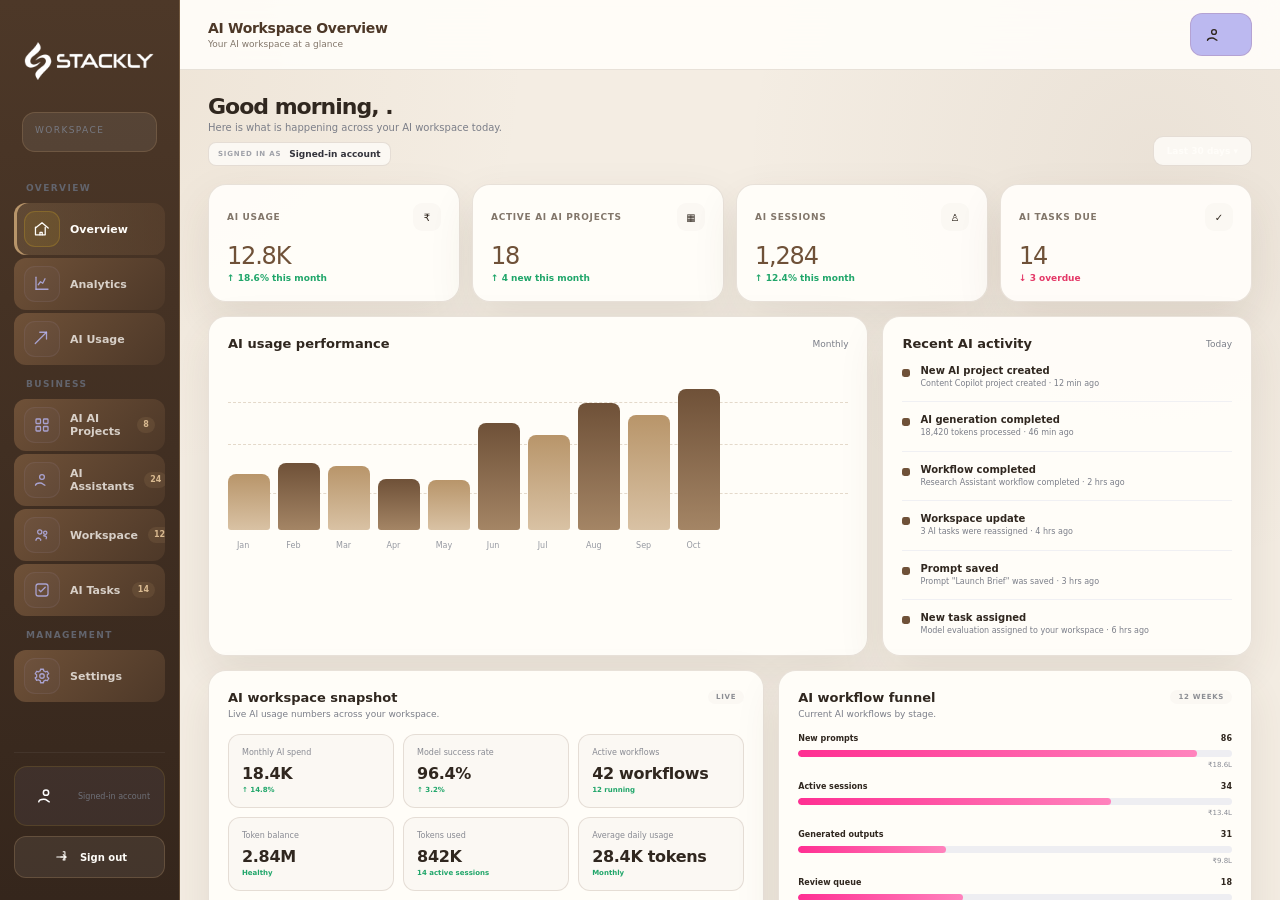
<file: admin-dashboard.html>
<!DOCTYPE html>
<html lang="en">
<head>
<meta charset="UTF-8">
<meta name="viewport" content="width=device-width,initial-scale=1.0">
<title>Stackly  Dashboard</title>
<meta name="description" content="Stackly AI user workspace dashboard for prompts, AI usage, projects and workflows.">

<style>
:root{
  --db-bg:#f4f3f8;
  --db-panel:#fff;
  --db-text:#14181d;
  --db-muted:#7b7e88;
  --db-line:#e7e8ed;
  --db-pink:#ff2f92;
  --db-pink-dark:#d81d77;
  --db-green:#20a66a;
  --db-orange:#e99a18;
  --db-red:#e43867;
  --db-blue:#3671e9;
  --db-sidebar:180px;
  --db-radius:18px;
  --db-shadow:0 12px 33px rgba(20,22,28,.06);
}
*{box-sizing:border-box;margin:0;padding:0}
html,body{height:100%}
body{
  font-family:Inter,ui-sans-serif,system-ui,-apple-system,BlinkMacSystemFont,"Segoe UI",sans-serif;
  background:var(--db-bg);
  color:var(--db-text);
  overflow:hidden;
}
button,input,select{font:inherit}
button{cursor:pointer}
a{text-decoration:none;color:inherit}

.stackly-ai-user-dashboard{
  height:100vh;
  display:flex;
  overflow:hidden;
}

/* SIDEBAR */
.dashboard-sidebar{
  width:var(--db-sidebar);
  flex:0 0 var(--db-sidebar);
  height:100vh;
  padding:22px 14px;
  background:#101114;
  color:#fff;
  display:flex;
  flex-direction:column;
  border-right:1px solid #24182a;
  z-index:30;
}
.dashboard-brand{
  display:flex;
  align-items:center;
  gap:10px;
  padding:3px 10px 24px;
}
.dashboard-brand-mark{
  width:36px;height:36px;
  display:grid;place-items:center;
  border-radius:11px;
  color:#111;
  background:#fff;
  font-weight:930;
}
.dashboard-brand strong{font-size:20px;letter-spacing:-.8px}
.dashboard-role{
  margin:0 8px 18px;
  padding:11px 12px;
  border:1px solid rgba(183,183,183,.09);
  border-radius:13px;
  background:rgba(183,183,183,.043);
}
.dashboard-role small{
  display:block;
  color:#777982;
  font-size:9px;
  text-transform:uppercase;
  letter-spacing:1.4px;
}
.dashboard-role b{
  display:block;
  margin-top:4px;
  font-size:11px;
}
.dashboard-nav{
  flex:1;
  min-height:0;
  overflow-y:auto;
  overflow-x:hidden;
  padding:2px 0 12px;
}
.dashboard-nav::-webkit-scrollbar{width:4px}
.dashboard-nav::-webkit-scrollbar-thumb{background:#33633b;border-radius:99px}
.nav-heading{
  padding:11px 12px 7px;
  color:#62646d;
  font-size:9px;
  font-weight:830;
  letter-spacing:1.4px;
  text-transform:uppercase;
}
.dashboard-nav button{
  width:100%;
  display:flex;
  align-items:center;
  gap:11px;
  padding:11px 12px;
  margin:2px 0;
  border:0;
  border-radius:11px;
  background:transparent;
  color:#9698a0;
  text-align:left;
  font-size:11px;
  font-weight:700;
  transition:.2s ease;
}
.dashboard-nav button:hover{background:rgba(183,183,183,.06);color:#fff}
.dashboard-nav button.active{
  color:#fff;
  background:linear-gradient(90deg,rgba(183,47,146,.18),rgba(183,47,146,.06));
  box-shadow:inset 3px 0 0 var(--db-pink);
}
.nav-icon{
  width:24px;height:24px;
  display:grid;place-items:center;
  border-radius:8px;
  background:rgba(183,183,183,.043);
  font-size:11px;
  flex:0 0 24px;
}
.nav-count{
  margin-left:auto;
  min-width:20px;
  padding:3px 3px;
  border-radius:99px;
  text-align:center;
  color:#ff72b8;
  background:rgba(183,47,146,.10);
  font-size:8px;
}
.sidebar-bottom{
  border-top:1px solid rgba(183,183,183,.08);
  padding-top:13px;
}
.profile-mini{
  display:flex;
  align-items:center;
  gap:9px;
  padding:9px;
  border-radius:12px;
  background:rgba(183,183,183,.04);
}
.profile-avatar{
  width:31px;height:31px;
  display:grid;place-items:center;
  border-radius:10px;
  color:#fff;
  background:linear-gradient(133deg,#ff2f92,#733eff);
  font-size:10px;
  font-weight:830;
}
.profile-mini div{min-width:0}
.profile-mini b{display:block;font-size:10px;white-space:nowrap;overflow:hidden;text-overflow:ellipsis}
.profile-mini span{display:block;margin-top:2px;color:#6e7078;font-size:8px}
.sidebar-signout{
  width:100%;
  margin-top:9px;
  min-height:38px;
  display:flex;
  align-items:center;
  justify-content:center;
  gap:8px;
  border:1px solid rgba(183,183,183,.08);
  border-radius:11px;
  background:rgba(183,183,183,.033);
  color:#9a9ca4;
  font-size:10px;
  font-weight:730;
  transition:.2s ease;
}
.sidebar-signout:hover{
  color:#fff;
  border-color:rgba(183,47,146,.33);
  background:rgba(183,47,146,.10);
}
.sidebar-signout span{font-size:14px}
.dashboard-overlay{
  display:none;
  position:fixed;
  inset:0;
  z-index:18;
  background:rgba(3,6,8,.32);
  backdrop-filter:blur(2px);
}


/* MAIN APP */
.dashboard-main{
  min-width:0;
  flex:1;
  height:100vh;
  display:flex;
  flex-direction:column;
  overflow:hidden;
}
.dashboard-header{
  height:70px;
  flex:0 0 70px;
  display:flex;
  align-items:center;
  justify-content:space-between;
  gap:20px;
  padding:0 28px;
  background:rgba(183,183,183,.9);
  border-bottom:1px solid var(--db-line);
  backdrop-filter:blur(16px);
  z-index:20;
}
.mobile-menu{
  display:none;
  width:36px;height:36px;
  border:1px solid var(--db-line);
  border-radius:10px;
  background:#fff;
}
.header-left{display:flex;align-items:center;gap:14px;min-width:0}
.header-title h1{font-size:14px;letter-spacing:-.3px}
.header-title p{margin-top:3px;color:var(--db-muted);font-size:9px}
.header-right{display:flex;align-items:center;gap:9px}
.header-icon{
  width:33px;height:33px;
  display:grid;place-items:center;
  border:1px solid var(--db-line);
  border-radius:10px;
  background:#fff;
  color:#666972;
  position:relative;
}
.notification-dot{
  position:absolute;
  width:6px;height:6px;
  top:7px;right:7px;
  border-radius:30%;
  background:var(--db-pink);
  box-shadow:0 0 0 2px #fff;
}
.header-user{
  display:flex;align-items:center;gap:8px;
  padding:3px 8px 3px 3px;
  border:1px solid var(--db-line);
  border-radius:11px;
  background:#fff;
}
.header-avatar{
  width:27px;height:27px;
  display:grid;place-items:center;
  border-radius:8px;
  background:#111;
  color:#fff;
  font-size:9px;
  font-weight:800;
}
.header-user b{font-size:9px}
.header-user span{display:block;color:#888b94;font-size:8px;margin-top:1px}

/* SCROLLABLE CONTENT */
.dashboard-scroll{
  flex:1;
  min-height:0;
  overflow-y:auto;
  overflow-x:hidden;
  padding:24px 28px 43px;
  scroll-behavior:smooth;
}
.dashboard-scroll::-webkit-scrollbar{width:8px}
.dashboard-scroll::-webkit-scrollbar-thumb{background:#cfd1d7;border-radius:99px}
.dashboard-section{
  display:none;
  animation:sectionIn .28s ease both;
}
.dashboard-section.active{display:block}
@keyframes sectionIn{
  from{opacity:0;transform:translateY(8px)}
  to{opacity:1;transform:none}
}
.section-heading{
  display:flex;
  justify-content:space-between;
  align-items:flex-end;
  gap:20px;
  margin-bottom:18px;
}
.section-heading h2{font-size:22px;letter-spacing:-1px}
.section-heading p{margin-top:3px;color:var(--db-muted);font-size:10px}
.heading-action{
  padding:9px 13px;
  border:1px solid var(--db-line);
  border-radius:10px;
  background:#fff;
  color:#333861;
  font-size:9px;
  font-weight:800;
}
.logged-in-id{
  display:inline-flex;
  align-items:center;
  gap:8px;
  margin-top:9px;
  padding:6px 9px;
  border:1px solid #ececf1;
  border-radius:8px;
  background:#fafafd;
  max-width:100%;
}
.logged-in-id span{
  color:#a0a2a9;
  font-size:7px;
  font-weight:830;
  letter-spacing:.8px;
}
.logged-in-id strong{
  color:#33333b;
  font-size:9px;
  font-weight:730;
  overflow:hidden;
  text-overflow:ellipsis;
  white-space:nowrap;
}


/* CARDS */
.card{
  background:var(--db-panel);
  border:1px solid var(--db-line);
  border-radius:var(--db-radius);
  box-shadow:var(--db-shadow);
}
.stats-grid{
  display:grid;
  grid-template-columns:repeat(4,1fr);
  gap:12px;
}
.stat-card{padding:18px}
.stat-top{display:flex;align-items:center;justify-content:space-between}
.stat-label{color:var(--db-muted);font-size:9px;font-weight:730;text-transform:uppercase;letter-spacing:.7px}
.stat-icon{
  width:28px;height:28px;
  display:grid;place-items:center;
  border-radius:9px;
  background:#f7f7f9;
  font-size:10px;
}
.stat-value{margin-top:11px;font-size:24px;letter-spacing:-1.2px}
.stat-change{margin-top:3px;font-size:9px;font-weight:730}
.up{color:var(--db-green)}
.down{color:var(--db-red)}

.dashboard-subgrid{
  display:grid;
  grid-template-columns:repeat(3,minmax(0,1fr));
  gap:10px;
  margin-bottom:14px;
}
.mini-panel{
  min-height:412px;
  padding:13px;
  display:flex;
  flex-direction:column;
  overflow:hidden;
}
.mini-panel h3{
  color:#7e8189;
  font-size:8px;
  text-transform:uppercase;
  letter-spacing:.73px;
}
.mini-panel strong{
  margin-top:10px;
  font-size:19px;
  letter-spacing:-.7px;
}
.mini-panel span{
  margin-top:3px;
  color:#92949c;
  font-size:8px;
  line-height:1.43;
}
.mini-panel b{
  margin-top:auto;
  padding-top:9px;
  color:#666971;
  font-size:8px;
}

.extra-dashboard-stack{
  display:grid;
  gap:14px;
  margin-top:14px;
}
.wide-data-card,.data-table-card,.timeline-card,.notice-list{
  padding:19px;
}
.wide-card-head{
  display:flex;
  align-items:flex-start;
  justify-content:space-between;
  gap:14px;
  margin-bottom:16px;
}
.wide-card-head h3{font-size:13px}
.wide-card-head p{margin-top:4px;color:var(--db-muted);font-size:9px;line-height:1.3}
.data-period{
  padding:3px 8px;
  border-radius:99px;
  background:#f6f6f8;
  color:#8b8d93;
  font-size:7px;
  font-weight:830;
  letter-spacing:.7px;
}
.metric-row{
  display:grid;
  grid-template-columns:130px 90px minmax(100px,1fr) 43px;
  align-items:center;
  gap:12px;
  min-height:48px;
  border-top:1px solid #f0f0f3;
}
.metric-row:first-of-type{border-top:0}
.metric-row span{font-size:9px;font-weight:700}
.metric-row b{font-size:9px}
.metric-row small{color:#83878f;font-size:8px;text-align:right}
.metric-bar{
  height:7px;
  border-radius:99px;
  background:#eeeef2;
  overflow:hidden;
}
.metric-bar em{
  display:block;
  height:100%;
  border-radius:99px;
  background:linear-gradient(90deg,#ff2f92,#ff83bd);
}
.timeline-item{
  display:grid;
  grid-template-columns:33px 1fr auto;
  gap:12px;
  align-items:center;
  min-height:48px;
  border-top:1px solid #f0f0f3;
}
.timeline-item:first-of-type{border-top:0}
.timeline-item b{font-size:9px;color:#ff2f92}
.timeline-item span{font-size:9px;font-weight:730}
.timeline-item small{color:#898b93;font-size:8px;text-align:right}
.notice{
  display:grid;
  grid-template-columns:180px 1fr auto;
  gap:12px;
  align-items:center;
  min-height:30px;
  padding:10px 0;
  border-top:1px solid #f0f0f3;
}
.notice:first-of-type{border-top:0}
.notice strong{font-size:9px}
.notice span{color:#83878f;font-size:8px;line-height:1.3}
.notice b{font-size:8px;color:#666971;white-space:nowrap}
.analytics-row{
  display:grid;
  grid-template-columns:143px 110px 130px minmax(120px,1fr);
  align-items:center;
  gap:12px;
  min-height:30px;
  border-top:1px solid #f0f0f3;
}
.analytics-row:first-of-type{border-top:0}
.analytics-row strong{font-size:9px}
.analytics-row span,.analytics-row b{font-size:8px;color:#777a82}
.analytics-row i{
  height:7px;
  border-radius:99px;
  overflow:hidden;
  background:#eeeef2;
}
.analytics-row i em{
  display:block;
  height:100%;
  border-radius:99px;
  background:linear-gradient(90deg,#111216,#ff2f92);
}
.mini-data-table{width:100%;overflow-x:auto}
.mini-row{
  display:grid;
  grid-template-columns:1.3fr 1fr 1fr 1fr;
  min-width:360px;
  min-height:36px;
  align-items:center;
  border-top:1px solid #f0f0f3;
}
.mini-row span{font-size:8px}
.mini-row.header span{
  color:#8b8d93;
  font-size:7px;
  font-weight:830;
  text-transform:uppercase;
  letter-spacing:.7px;
}
.behaviour-grid,.portfolio-grid{
  display:grid;
  grid-template-columns:repeat(3,1fr);
  gap:10px;
}
.behaviour-grid div,.portfolio-grid div{
  padding:13px 12px;
  border:1px solid #ececf0;
  border-radius:12px;
  background:#fafafd;
}
.behaviour-grid b,.portfolio-grid b{
  display:block;
  font-size:14px;
  letter-spacing:-.3px;
}
.behaviour-grid span,.portfolio-grid span{
  display:block;
  margin-top:4px;
  color:#888b93;
  font-size:8px;
}
.age-grid{
  display:grid;
  grid-template-columns:repeat(4,1fr);
  gap:12px;
}
.age-grid div{
  padding:13px;
  border:1px solid #ececf0;
  border-radius:12px;
  background:#fafafd;
}
.age-grid span,.age-grid b{display:block;font-size:9px}
.age-grid b{margin-top:8px;font-size:13px}
.age-grid i{
  display:block;
  height:6px;
  margin-top:10px;
  border-radius:99px;
  background:#eeeef2;
  overflow:hidden;
}
.age-grid i em{
  display:block;
  height:100%;
  background:#ff2f92;
  border-radius:99px;
}
.expense-row{
  display:grid;
  grid-template-columns:1fr 100px 30px;
  min-height:36px;
  align-items:center;
  border-top:1px solid #f0f0f3;
}
.expense-row span{font-size:9px}
.expense-row b{font-size:9px}
.expense-row small{font-size:8px;color:#888b93;text-align:right}

.dashboard-grid{
  display:grid;
  grid-template-columns:1.43fr .8fr;
  gap:14px;
  margin-top:14px;
}
.panel{padding:19px}
.panel-title{
  display:flex;
  justify-content:space-between;
  align-items:center;
  gap:12px;
  margin-bottom:14px;
}
.panel-title h3{font-size:13px}
.panel-title span{color:var(--db-muted);font-size:9px}

.chart{
  height:183px;
  position:relative;
  display:flex;
  align-items:flex-end;
  gap:8px;
  padding:10px 0 18px;
}
.chart-line{
  position:absolute;
  left:0;right:0;
  border-top:1px dashed #ececf0;
}
.chart-line.l1{top:20%}
.chart-line.l2{top:43%}
.chart-line.l3{top:70%}
.bar{
  flex:1;
  min-width:10px;
  max-width:42px;
  height:var(--h);
  border-radius:8px 8px 3px 3px;
  background:linear-gradient(180deg,#ff4da1,#ffb4d7);
  position:relative;
  z-index:1;
}
.bar:nth-child(odd){background:linear-gradient(180deg,#202412,#777981)}
.bar span{
  position:absolute;
  bottom:-20px;
  left:30%;
  transform:translateX(-30%);
  color:#9699a1;
  font-size:8px;
}
.activity-list{display:grid;gap:12px}
.activity{
  display:flex;gap:10px;align-items:flex-start;
  padding-bottom:12px;
  border-bottom:1px solid #f0f0f3;
}
.activity:last-child{border-bottom:0;padding-bottom:0}
.activity-dot{
  width:8px;height:8px;
  flex:0 0 8px;
  margin-top:4px;
  border-radius:30%;
  background:var(--db-pink);
}
.activity b{display:block;font-size:10px}
.activity span{display:block;margin-top:3px;color:var(--db-muted);font-size:8px;line-height:1.3}

/* TABLES */
.table-card{overflow:hidden}
.table-wrap{
  width:100%;
  overflow:auto;
}
.data-table{
  width:100%;
  min-width:630px;
  border-collapse:collapse;
}
.data-table th{
  padding:12px 16px;
  background:#fafafd;
  color:#83878f;
  text-align:left;
  font-size:8px;
  text-transform:uppercase;
  letter-spacing:.8px;
}
.data-table td{
  padding:14px 16px;
  border-top:1px solid #f0f0f3;
  font-size:9px;
}
.data-table td strong{font-size:9px}
.status{
  display:inline-flex;
  padding:3px 8px;
  border-radius:99px;
  font-size:8px;
  font-weight:800;
}
.status.active{color:#188634;background:#eaf8f1}
.status.pending{color:#ae7118;background:#fff3df}
.status.closed{color:#8b4a34;background:#fcecef}
.avatar{
  width:28px;height:28px;
  display:inline-grid;place-items:center;
  margin-right:7px;
  vertical-align:middle;
  border-radius:9px;
  background:#ececf1;
  font-size:8px;
  font-weight:800;
}

/* PROJECT CARDS */
.project-grid{
  display:grid;
  grid-template-columns:repeat(3,1fr);
  gap:12px;
}
.project-card{padding:18px}
.project-top{display:flex;justify-content:space-between;gap:10px}
.project-card h3{font-size:12px}
.project-card p{margin-top:6px;color:var(--db-muted);font-size:9px;line-height:1.3}
.project-progress{margin-top:14px}
.progress-meta{display:flex;justify-content:space-between;color:#878a92;font-size:8px}
.progress-track{height:6px;margin-top:6px;border-radius:99px;background:#eeeef2;overflow:hidden}
.progress-track i{display:block;height:100%;width:var(--progress);border-radius:99px;background:var(--db-pink)}
.project-footer{display:flex;justify-content:space-between;align-items:center;margin-top:13px}
.project-people{display:flex}
.project-people span{
  width:22px;height:22px;
  margin-right:-3px;
  display:grid;place-items:center;
  border:2px solid #fff;
  border-radius:30%;
  background:#dddde3;
  font-size:7px;
}

/* REVENUE / KPI */
.kpi-grid{display:grid;grid-template-columns:repeat(3,1fr);gap:12px}
.kpi-card{padding:18px}
.kpi-card h3{font-size:10px;color:var(--db-muted)}
.kpi-card strong{display:block;margin-top:9px;font-size:18px;letter-spacing:-1px}
.kpi-card small{display:block;margin-top:4px;color:#888b93;font-size:8px}
.goal{
  margin-top:14px;
  padding:18px;
  border-radius:16px;
  background:#111216;
  color:#fff;
}
.goal-head{display:flex;justify-content:space-between;font-size:9px}
.goal p{margin-top:3px;color:#8e9098;font-size:8px}
.goal-track{height:7px;margin-top:13px;background:#2c2d32;border-radius:99px;overflow:hidden}
.goal-track i{display:block;width:74%;height:100%;background:linear-gradient(90deg,#ff2f92,#ff7fbd);border-radius:99px}

/* SETTINGS */
.settings-grid{display:grid;grid-template-columns:1fr 1fr;gap:14px}
.settings-card{padding:20px}
.settings-card h3{font-size:12px}
.settings-card p{margin-top:3px;color:var(--db-muted);font-size:9px;line-height:1.3}
.settings-field{margin-top:13px}
.settings-field label{display:block;margin-bottom:6px;font-size:9px;font-weight:800}
.settings-field input,.settings-field select{
  width:100%;height:42px;
  border:1px solid var(--db-line);
  border-radius:10px;
  background:#fafafd;
  padding:0 11px;
  outline:none;
  font-size:10px;
}
.save-btn{
  margin-top:13px;
  padding:10px 14px;
  border:0;
  border-radius:10px;
  background:#111216;
  color:#fff;
  font-size:9px;
  font-weight:800;
}

/* MOBILE */
@media(max-width:1030px){
  :root{--db-sidebar:220px}
  .stats-grid{grid-template-columns:repeat(2,1fr)}
  .dashboard-grid{grid-template-columns:1fr}
  .project-grid{grid-template-columns:repeat(2,1fr)}
}
@media(max-width:760px){
  body{overflow:hidden}
  .dashboard-sidebar{
    position:fixed;
    left:0;top:0;bottom:0;
    width:min(290px,86vw);
    transform:translateX(-110%);
    transition:transform .28s cubic-bezier(.22,.61,.36,1);
    box-shadow:22px 0 60px rgba(0,0,0,.28);
    z-index:40;
  }
  .dashboard-sidebar.open{transform:translateX(0)}
  .dashboard-sidebar.open + .dashboard-overlay{display:block}
  .dashboard-overlay{
    z-index:33;
  }
  .dashboard-main{width:100%;min-width:0}
  .dashboard-header{
    height:62px;
    flex-basis:62px;
    padding:0 12px;
    position:relative;
    z-index:30;
  }
  .mobile-menu{
    display:grid;
    place-items:center;
    flex:0 0 36px;
    font-size:16px;
    color:#22242a;
  }
  .mobile-menu.is-open{background:#111216;color:#fff}
  .header-left{gap:9px}
  .header-title{min-width:0}
  .header-title h1{
    font-size:14px;
    white-space:nowrap;
    overflow:hidden;
    text-overflow:ellipsis;
  }
  .header-title p{display:none}
  .header-user{
    padding:4px;
    border:0;
    background:transparent;
  }
  .header-user div{display:none}
  .header-icon{display:none}
  .dashboard-scroll{padding:18px 13px 33px}
  .dashboard-subgrid{grid-template-columns:repeat(2,minmax(0,1fr));gap:9px}
  .mini-panel{min-height:118px}
  .stats-grid{grid-template-columns:1fr 1fr;gap:9px}
  .stat-card{padding:14px}
  .stat-value{font-size:20px}
  .project-grid{grid-template-columns:1fr}
  .kpi-grid{grid-template-columns:1fr}
  .settings-grid{grid-template-columns:1fr}
  .section-heading{gap:12px}
  .logged-in-id{max-width:calc(100vw - 30px)}
}
@media(max-width:360px){
  .dashboard-subgrid{grid-template-columns:1fr}
  .stats-grid{grid-template-columns:1fr}
  .section-heading{align-items:flex-start;flex-direction:column}
  .header-icon{display:none}
  .heading-action{width:100%;text-align:center}
  .section-heading h2{font-size:20px}
  .dashboard-scroll{padding-left:11px;padding-right:11px}
  .data-table{min-width:680px}
}

@media(max-width:760px){
  .metric-row{grid-template-columns:1fr 63px;gap:8px;padding:8px 0}
  .metric-row .metric-bar{grid-column:1 / -1}
  .metric-row small{display:none}
  .analytics-row{grid-template-columns:1fr 80px;gap:7px;padding:8px 0}
  .analytics-row i{grid-column:1 / -1}
  .analytics-row b{display:none}
  .notice{grid-template-columns:1fr auto;gap:7px}
  .notice span{grid-column:1 / -1}
  .notice b{grid-column:2;grid-row:1}
  .timeline-item{grid-template-columns:48px 1fr}
  .timeline-item small{grid-column:2;text-align:left}
  .behaviour-grid,.portfolio-grid{grid-template-columns:repeat(2,1fr)}
  .age-grid{grid-template-columns:1fr 1fr}
  .wide-data-card,.data-table-card,.timeline-card,.notice-list{padding:13px}
}
@media(max-width:360px){
  .behaviour-grid,.portfolio-grid,.age-grid{grid-template-columns:1fr}
}


/* ===== EXTENDED OVERVIEW DATA ===== */
.overview-data-grid{display:grid;grid-template-columns:1.08fr .92fr;gap:14px;margin-top:14px}
.overview-three-grid{display:grid;grid-template-columns:repeat(3,1fr);gap:14px;margin-top:14px}
.overview-data-card{padding:19px;min-width:0}
.overview-wide-card{margin-top:14px}
.overview-card-head{display:flex;justify-content:space-between;align-items:flex-start;gap:12px;margin-bottom:13px}
.overview-card-head h3{font-size:13px}
.overview-card-head p{margin-top:4px;color:var(--db-muted);font-size:9px;line-height:1.3}
.overview-card-head>span{padding:3px 8px;border-radius:99px;background:#f6f6f8;color:#8b8d93;font-size:7px;font-weight:830;letter-spacing:.7px;white-space:nowrap}
.overview-kpi-grid{display:grid;grid-template-columns:repeat(3,1fr);gap:9px}
.overview-kpi-grid>div{padding:13px;border:1px solid #ececf0;border-radius:12px;background:#fafafd}
.overview-kpi-grid small{display:block;color:#898b93;font-size:8px}
.overview-kpi-grid strong{display:block;margin-top:7px;font-size:16px;letter-spacing:-.3px}
.overview-kpi-grid em{display:block;margin-top:3px;color:var(--db-green);font-size:7px;font-style:normal;font-weight:800}
.funnel-list>div,.capacity-list>div,.target-list>div{margin-top:13px}
.funnel-list label,.capacity-list label,.target-list label{display:flex;justify-content:space-between;gap:10px;font-size:8px;font-weight:730}
.funnel-list label b,.capacity-list label b,.target-list label b{font-size:8px}
.funnel-list i,.capacity-list i,.target-list i,.resource-list i{display:block;height:7px;margin-top:7px;border-radius:99px;background:#eeeef2;overflow:hidden}
.funnel-list em,.capacity-list em,.target-list em,.resource-list em{display:block;height:100%;border-radius:99px;background:linear-gradient(90deg,#ff2f92,#ff83bd)}
.funnel-list small,.target-list small{display:block;margin-top:4px;color:#888b93;font-size:7px;text-align:right}
.finance-list>div{display:grid;grid-template-columns:1fr auto auto;align-items:center;gap:12px;min-height:39px;border-top:1px solid #f0f0f3}
.finance-list>div:first-child{border-top:0}
.finance-list span{font-size:8px;color:#777a82}
.finance-list strong{font-size:9px}
.finance-list b{font-size:7px;color:#777a82}
.finance-list .positive{color:var(--db-green)}
.finance-list .warning{color:var(--db-orange)}
.delivery-list>div{display:grid;grid-template-columns:1.13fr .8fr 33px;gap:10px;align-items:center;padding:9px 0;border-top:1px solid #f0f0f3}
.delivery-list>div:first-child{border-top:0}
.delivery-list span b{display:block;font-size:8px}
.delivery-list span small{display:block;margin-top:3px;color:#898b93;font-size:7px}
.delivery-list i{height:6px;border-radius:99px;background:#eeeef2;overflow:hidden}
.delivery-list i em{display:block;height:100%;border-radius:99px;background:linear-gradient(90deg,#111216,#ff2f92)}
.delivery-list strong{font-size:7px;color:#777a82;text-align:right}
.overview-schedule>div{display:grid;grid-template-columns:38px 1fr 38px;gap:14px;align-items:center;min-height:32px;border-top:1px solid #f0f0f3}
.overview-schedule>div:first-child{border-top:0}
.overview-schedule time{font-size:8px;font-weight:830;color:#ff2f92}
.overview-schedule b{display:block;font-size:9px}
.overview-schedule span{display:block;margin-top:3px;color:#888b93;font-size:8px}
.overview-schedule em{justify-self:end;padding:3px 7px;border-radius:99px;background:#f6f6f8;color:#777a82;font-size:7px;font-style:normal;font-weight:800}
.client-rank-list>div{display:grid;grid-template-columns:18px 1fr auto;gap:9px;align-items:center;padding:10px 0;border-top:1px solid #f0f0f3}
.client-rank-list>div:first-child{border-top:0}
.client-rank-list>b{font-size:7px;color:#a0a2a9}
.client-rank-list span{font-size:8px;font-weight:730}
.client-rank-list span small{display:block;margin-top:3px;color:#898b93;font-size:7px;font-weight:300}
.client-rank-list strong{font-size:8px}
.capacity-list label{font-size:8px}
.priority-list>div{display:grid;grid-template-columns:9px 1fr auto;gap:9px;align-items:center;padding:9px 0;border-top:1px solid #f0f0f3}
.priority-list>div:first-child{border-top:0}
.priority-list span{font-size:8px;font-weight:730}
.priority-list span small{display:block;margin-top:3px;color:#898b93;font-size:7px;font-weight:300}
.priority-list b{font-size:7px;color:#777a82}
.priority-dot{width:7px;height:7px;border-radius:30%;display:block}
.priority-dot.high{background:#e43867}.priority-dot.medium{background:#e99a18}.priority-dot.low{background:#3671e9}
.overview-activity-table{width:100%;overflow:auto}
.overview-table-row{display:grid;grid-template-columns:2fr .8fr .8fr .8fr .3fr;gap:12px;align-items:center;min-width:630px;min-height:49px;border-top:1px solid #f0f0f3}
.overview-table-row.head{min-height:30px;border-top:0}
.overview-table-row.head span{color:#8b8d93;font-size:7px;font-weight:830;text-transform:uppercase;letter-spacing:.6px}
.overview-table-row>span,.overview-table-row>strong,.overview-table-row>time{font-size:8px}
.overview-table-row>span b{display:block;font-size:8px}
.overview-table-row>span small{display:block;margin-top:3px;color:#898b93;font-size:7px}
.overview-table-row strong{color:var(--db-green);font-size:7px}
.overview-table-row strong.risk{color:var(--db-red)}
.overview-table-row time{color:#898b93}
.health-list>div{display:grid;grid-template-columns:1fr auto auto;gap:10px;align-items:center;min-height:39px;border-top:1px solid #f0f0f3}
.health-list>div:first-child{border-top:0}
.health-list span{font-size:8px;color:#777a82}.health-list strong{font-size:9px}.health-list em{font-size:7px;color:#888b93;font-style:normal}
.resource-list>div{display:grid;grid-template-columns:1fr 34px;gap:8px;align-items:center;margin-top:13px}
.resource-list span{font-size:8px}.resource-list strong{font-size:8px;text-align:right}
.resource-list i{grid-column:1/-1;margin-top:0}
.target-list small{font-size:7px}
@media(max-width:1030px){
 .overview-three-grid{grid-template-columns:1fr 1fr}
 .overview-three-grid>.overview-data-card:last-child{grid-column:1/-1}
}
@media(max-width:760px){
 .overview-data-grid{grid-template-columns:1fr}
 .overview-three-grid{grid-template-columns:1fr}
 .overview-three-grid>.overview-data-card:last-child{grid-column:auto}
 .overview-kpi-grid{grid-template-columns:repeat(2,1fr)}
 .overview-schedule>div{grid-template-columns:48px 1fr 33px;gap:9px}
}
@media(max-width:360px){
 .overview-kpi-grid{grid-template-columns:1fr}
 .overview-data-card{padding:13px}
 .overview-schedule>div{grid-template-columns:1fr auto;gap:6px;padding:9px 0}
 .overview-schedule time{grid-column:1/-1}
 .overview-schedule em{grid-column:2;grid-row:2}
 .delivery-list>div{grid-template-columns:1fr 32px}
 .delivery-list i{grid-column:1}
 .delivery-list strong{grid-column:2;grid-row:1/3}
}
</style>

<style id="stackly-light-brown-beige-palette">
:root{
  --theme-brown:#6f5138;
  --theme-brown-dark:#4d3828;
  --theme-brown-soft:#8b6b4d;
  --theme-beige:#f4ede3;
  --theme-beige-light:#fbf8f3;
  --theme-cream:#fffdf9;
  --theme-text:#30271f;
  --theme-muted:#82766a;
  --theme-line:rgba(111,81,56,.16);
  --theme-gold:#b8956a;
  --theme-shadow:0 18px 45px rgba(76,56,40,.10);
}
body{
  background:
    radial-gradient(circle at 10% 8%,rgba(184,149,106,.10),transparent 28%),
    radial-gradient(circle at 90% 18%,rgba(111,81,56,.07),transparent 30%),
    var(--theme-beige) !important;
  color:var(--theme-text) !important;
}
.dashboard-sidebar{
  background:linear-gradient(180deg,#4d3828,#35261c) !important;
  border-right:1px solid rgba(184,149,106,.35) !important;
}
.dashboard-role{
  background:rgba(255,253,249,.07) !important;
  border-color:rgba(184,149,106,.25) !important;
}
.dashboard-nav button,
.sidebar-nav button,
.sidebar-link{
  color:rgba(255,253,249,.76) !important;
}
.dashboard-nav button:hover,
.dashboard-nav button.active,
.sidebar-nav button:hover,
.sidebar-nav button.active,
.sidebar-link:hover,
.sidebar-link.active{
  background:linear-gradient(90deg,rgba(184,149,106,.22),rgba(111,81,56,.34)) !important;
  color:#fffdf9 !important;
}
.dashboard-nav button.active{
  box-shadow:inset 3px 0 0 var(--theme-gold) !important;
}
.nav-count{
  color:#d8b990 !important;
  background:rgba(184,149,106,.14) !important;
}
.dashboard-header,
.dashboard-topbar{
  background:rgba(255,253,249,.92) !important;
  border-bottom:1px solid var(--theme-line) !important;
}
.dashboard-header h1,
.dashboard-topbar h1,
.section-title,
.card-title{
  color:var(--theme-brown-dark) !important;
}
.dashboard-header p,
.section-subtitle,
.muted,
.card-subtitle{
  color:var(--theme-muted) !important;
}
.card,
.dashboard-card,
.data-card,
.wide-data-card,
.data-table-card,
.timeline-card,
.mini-panel,
.stat-card,
.metric-card,
.chart-card,
.table-card,
.settings-card,
.overview-card,
.panel,
.project-card,
.kpi-card{
  background:rgba(255,253,249,.96) !important;
  border-color:var(--theme-line) !important;
  box-shadow:var(--theme-shadow) !important;
}
.card:hover,
.dashboard-card:hover,
.data-card:hover,
.wide-data-card:hover,
.mini-panel:hover,
.stat-card:hover,
.metric-card:hover{
  border-color:rgba(184,149,106,.45) !important;
}
.stat-icon,
.data-period,
.heading-action,
.overview-card-head>span,
.logged-in-id,
.behaviour-grid div,
.portfolio-grid div,
.age-grid div,
.overview-kpi-grid>div{
  background:var(--theme-beige-light) !important;
  border-color:var(--theme-line) !important;
}
.stat-value,
.kpi-value,
.metric-value,
.card-value,
.big-number{
  color:var(--theme-brown) !important;
}
.stat-label,
.kpi-label,
.metric-label,
.card-label{
  color:var(--theme-muted) !important;
}
button,
.primary-btn,
.dashboard-btn,
.btn-primary,
.save-btn{
  background:linear-gradient(135deg,var(--theme-brown),var(--theme-brown-dark)) !important;
  color:#fffdf9 !important;
  border-color:var(--theme-brown) !important;
}
button:hover,
.primary-btn:hover,
.dashboard-btn:hover,
.btn-primary:hover,
.save-btn:hover{
  background:linear-gradient(135deg,var(--theme-brown-soft),var(--theme-brown)) !important;
  box-shadow:0 10px 24px rgba(111,81,56,.20) !important;
}
.secondary-btn,
.btn-secondary{
  background:var(--theme-cream) !important;
  color:var(--theme-brown) !important;
  border:1px solid rgba(184,149,106,.60) !important;
}
.secondary-btn:hover,
.btn-secondary:hover{
  background:var(--theme-beige) !important;
}
.status.active{
  color:#55714f !important;
  background:#edf3e9 !important;
}
.status.pending{
  color:#8a6436 !important;
  background:#f7eedf !important;
}
.status.closed{
  color:#7a5147 !important;
  background:#f4e7e2 !important;
}
.progress,
.metric-track,
.bar-track,
.progress-track,
.metric-bar{
  background:#e8ddce !important;
}
.progress > span,
.metric-bar > span,
.bar-fill,
.progress-track i{
  background:linear-gradient(90deg,var(--theme-brown),var(--theme-gold)) !important;
}
.chart-line{
  border-color:#e4d9ca !important;
}
.bar{
  background:linear-gradient(180deg,#b8956a,#d9c2a4) !important;
}
.bar:nth-child(odd){
  background:linear-gradient(180deg,#6f5138,#a48565) !important;
}
.activity-dot,
.timeline-dot{
  background:var(--theme-brown) !important;
}
.timeline-dot{
  border-color:var(--theme-gold) !important;
}
table thead,
.mini-data-table thead{
  background:var(--theme-beige) !important;
}
table th,
.mini-data-table th{
  color:var(--theme-brown-dark) !important;
}
table td,
.mini-data-table td{
  border-color:var(--theme-line) !important;
  color:var(--theme-text) !important;
}
input,
select,
textarea,
.form-control{
  background:#fffdf9 !important;
  color:var(--theme-text) !important;
  border-color:rgba(111,81,56,.20) !important;
}
input:focus,
select:focus,
textarea:focus,
.form-control:focus{
  border-color:var(--theme-gold) !important;
  box-shadow:0 0 0 3px rgba(184,149,106,.14) !important;
}
.avatar,
.user-avatar,
.profile-avatar,
.header-avatar{
  background:linear-gradient(135deg,var(--theme-brown),var(--theme-gold)) !important;
  color:#fffdf9 !important;
}
.sidebar-signout{
  background:rgba(255,253,249,.07) !important;
  color:#fffdf9 !important;
  border-color:rgba(184,149,106,.28) !important;
}
.sidebar-signout:hover{
  background:rgba(184,149,106,.16) !important;
  border-color:var(--theme-gold) !important;
}
.notice,
.attention-item{
  border-left-color:var(--theme-gold) !important;
  background:rgba(184,149,106,.07) !important;
}
.goal{
  background:linear-gradient(135deg,#4d3828,#6f5138) !important;
}
.goal-track{
  background:#38291f !important;
}
.goal-track i{
  background:linear-gradient(90deg,#b8956a,#dfc4a0) !important;
}
.dashboard-overlay{
  background:rgba(53,38,28,.62) !important;
}
@media(max-width:760px){
  .dashboard-header,
  .dashboard-topbar{
    background:rgba(255,253,249,.97) !important;
  }
}
</style>


<style id="stackly-about-logo-treatment">
  .dashboard-brand{
    display:flex;
    align-items:center;
    gap:10px;
    padding:3px 10px 24px;
  }
  .dashboard-brand-mark.stackly-dashboard-logo{
    width:36px !important;
    height:36px !important;
    flex:0 0 36px !important;
    display:block !important;
    object-fit:contain !important;
    object-position:center !important;
    border-radius:0 !important;
    background:transparent !important;
    color:inherit !important;
    filter:
      brightness(0)
      saturate(100%)
      invert(14%)
      sepia(78%)
      saturate(1844%)
      hue-rotate(340deg)
      brightness(83%)
      contrast(99%);
  }
  .dashboard-brand strong{
    color:#fff !important;
    font-family:Fraunces, Georgia, serif !important;
    font-weight:600 !important;
    letter-spacing:-.03em !important;
  }
  @media(max-width:760px){
    .dashboard-brand-mark.stackly-dashboard-logo{
      width:36px !important;
      height:36px !important;
      flex-basis:36px !important;
    }
  }
</style>


<style id="stackly-sidebar-alignment-fix">
/* Sidebar alignment only — preserve the existing logo asset/design */
.dashboard-sidebar{
  padding-left:14px !important;
  padding-right:14px !important;
}

.dashboard-brand{
  width:100% !important;
  min-height:38px !important;
  padding:3px 10px 20px !important;
  gap:12px !important;
  align-items:center !important;
}

.dashboard-brand-mark.stackly-dashboard-logo{
  width:48px !important;
  height:48px !important;
  flex:0 0 48px !important;
  margin:0 !important;
  object-fit:contain !important;
  object-position:center !important;
}

.dashboard-brand strong{
  line-height:1.1 !important;
  margin:0 !important;
}

.dashboard-role{
  width:calc(100% - 16px) !important;
  margin:0 8px 18px !important;
  padding:12px 12px !important;
}

.dashboard-nav{
  width:100% !important;
}

.dashboard-nav button{
  width:100% !important;
  min-height:44px !important;
  padding:10px 12px !important;
  margin:2px 0 !important;
  align-items:center !important;
}

.nav-icon{
  width:28px !important;
  height:28px !important;
  flex:0 0 28px !important;
  margin:0 !important;
}

.sidebar-bottom{
  width:100% !important;
  padding-top:13px !important;
}

.profile-mini{
  width:100% !important;
  min-height:30px !important;
  padding:9px !important;
  gap:10px !important;
  align-items:center !important;
}

.profile-avatar{
  width:36px !important;
  height:36px !important;
  flex:0 0 36px !important;
  margin:0 !important;
}

.profile-mini div{
  min-width:0 !important;
  flex:1 1 auto !important;
}

.sidebar-signout{
  width:100% !important;
  min-height:40px !important;
  margin-top:9px !important;
}

/* Keep mobile sidebar internally aligned too */
@media(max-width:760px){
  .dashboard-brand{
    padding-left:10px !important;
    padding-right:10px !important;
  }
  .dashboard-brand-mark.stackly-dashboard-logo{
    width:48px !important;
    height:48px !important;
    flex-basis:48px !important;
  }
}
</style>


<style id="stackly-logo-theme-size">
.dashboard-brand{
  align-items:center !important;
  gap:12px !important;
  min-height:64px !important;
}

.dashboard-brand-link{
  width:38px !important;
  height:38px !important;
  flex:0 0 38px !important;
  display:flex !important;
  align-items:center !important;
  justify-content:center !important;
  border-radius:14px !important;
  background:rgba(183,180,240,.08) !important;
  border:1px solid rgba(201,162,39,.28) !important;
  box-shadow:0 8px 22px rgba(0,0,0,.16) !important;
}

.dashboard-brand-mark.stackly-dashboard-logo{
  width:32px !important;
  height:32px !important;
  flex:0 0 32px !important;
  margin:0 !important;
  object-fit:contain !important;
  object-position:center !important;
}

.dashboard-brand-link:hover{
  border-color:var(--gold) !important;
  background:rgba(201,162,39,.12) !important;
  transform:translateY(-1px);
}

@media(max-width:760px){
  .dashboard-brand-link{
    width:36px !important;
    height:36px !important;
    flex-basis:36px !important;
  }
  .dashboard-brand-mark.stackly-dashboard-logo{
    width:30px !important;
    height:30px !important;
    flex-basis:30px !important;
  }
}
</style>


<script id="stackly-404-routing">
document.addEventListener('click', function(event) {
  const target = event.target.closest('[data-404-link="true"]');
  if (!target) return;
  event.preventDefault();
  event.stopPropagation();
  window.location.href = '404.html';
});

document.addEventListener('DOMContentLoaded', function() {
  const logo = document.querySelector('.dashboard-brand-link');
  if (logo) {
    logo.addEventListener('click', function(event) {
      event.preventDefault();

      const overviewButton = document.querySelector(
        '.dashboard-nav button[data-section="overview"]'
      );

      if (overviewButton) {
        overviewButton.click();
      } else {
        window.location.hash = 'overview';
      }

      const scrollArea = document.getElementById('dashboardScroll');
      if (scrollArea) scrollArea.scrollTo({ top: 0, behavior: 'smooth' });
    });
  }
});
</script>


<style id="stackly-header-sidebar-polish">
/* Clean Stackly branding */
.dashboard-brand{
  padding:6px 10px 22px !important;
  gap:12px !important;
  align-items:center !important;
}

.dashboard-brand-link{
  width:64px !important;
  height:32px !important;
  flex:0 0 64px !important;
  display:flex !important;
  align-items:center !important;
  justify-content:flex-start !important;
  border:0 !important;
  border-radius:0 !important;
  background:transparent !important;
  box-shadow:none !important;
  transform:none !important;
}

.dashboard-brand-link:hover{
  background:transparent !important;
  border:0 !important;
  box-shadow:none !important;
  transform:none !important;
}

.dashboard-brand-mark.stackly-dashboard-logo{
  width:60px !important;
  height:48px !important;
  flex:0 0 60px !important;
  object-fit:contain !important;
  object-position:left center !important;
  margin:0 !important;
  filter:
    brightness(0)
    saturate(100%)
    invert(14%)
    sepia(78%)
    saturate(1844%)
    hue-rotate(340deg)
    brightness(83%)
    contrast(99%) !important;
}

.dashboard-brand strong{
  color:var(--ivory) !important;
  font-size:20px !important;
  line-height:1.1 !important;
}

/* Human/user icon in sidebar */
.profile-avatar{
  width:38px !important;
  height:38px !important;
  flex:0 0 38px !important;
  display:grid !important;
  place-items:center !important;
  border-radius:11px !important;
  font-size:20px !important;
  line-height:1 !important;
  background:linear-gradient(133deg,var(--cherry),var(--gold)) !important;
  color:var(--ivory) !important;
}

/* Human/user icon in header */
.header-avatar{
  width:32px !important;
  height:32px !important;
  flex:0 0 32px !important;
  display:grid !important;
  place-items:center !important;
  border-radius:9px !important;
  font-size:14px !important;
  line-height:1 !important;
  background:linear-gradient(133deg,var(--cherry),var(--gold)) !important;
  color:var(--ivory) !important;
}

/* Header account area stays clean after removing unwanted action buttons */
.header-right{
  gap:0 !important;
}

.header-user{
  padding:3px 10px 3px 3px !important;
  gap:9px !important;
  border-color:rgba(136,21,33,.14) !important;
  background:rgba(183,180,240,.92) !important;
}

@media(max-width:760px){
  .dashboard-brand{
    padding:3px 10px 20px !important;
  }
  .dashboard-brand-link{
    width:38px !important;
    height:48px !important;
    flex-basis:38px !important;
  }
  .dashboard-brand-mark.stackly-dashboard-logo{
    width:34px !important;
    height:44px !important;
    flex-basis:34px !important;
  }
  .header-right{
    gap:0 !important;
  }
}
</style>


<style id="stackly-supplier-visual-polish">
/* =========================================================
   SUPPLIER DASHBOARD — SIDEBAR / PROFILE POLISH ONLY
   Existing structure, colors, content and behavior preserved.
   ========================================================= */

/* Larger, cleaner Stackly wordmark */
.dashboard-brand{
  width:100% !important;
  min-height:78px !important;
  padding:8px 10px 20px !important;
  gap:0 !important;
  align-items:center !important;
}
.dashboard-brand-link{
  width:100% !important;
  height:62px !important;
  flex:1 1 auto !important;
  display:flex !important;
  align-items:center !important;
  justify-content:flex-start !important;
  overflow:hidden !important;
}
.dashboard-brand-mark.stackly-dashboard-logo{
  width:130px !important;
  height:38px !important;
  max-width:100% !important;
  flex:0 1 auto !important;
  object-fit:contain !important;
  object-position:left center !important;
  margin:0 !important;
}

/* Consistent modern outline icon system */
.dashboard-nav button{
  min-height:46px !important;
  padding:8px 10px !important;
  margin:3px 0 !important;
  gap:10px !important;
  border-radius:12px !important;
}
.nav-icon{
  width:36px !important;
  height:36px !important;
  flex:0 0 36px !important;
  display:grid !important;
  place-items:center !important;
  border:1px solid rgba(183,180,240,.08) !important;
  border-radius:11px !important;
  background:rgba(183,180,240,.033) !important;
  color:rgba(183,180,240,.82) !important;
  font-size:0 !important;
}
.nav-icon svg{
  width:18px !important;
  height:18px !important;
  display:block !important;
  fill:none !important;
  stroke:currentColor !important;
  stroke-width:1.7 !important;
  stroke-linecap:round !important;
  stroke-linejoin:round !important;
}
.dashboard-nav button:hover .nav-icon,
.dashboard-nav button.active .nav-icon{
  color:var(--ivory) !important;
  border-color:rgba(201,162,39,.28) !important;
  background:rgba(201,162,39,.12) !important;
}
.nav-count{
  margin-left:auto !important;
  min-width:18px !important;
  padding:4px 6px !important;
  line-height:1 !important;
  flex:0 0 auto !important;
}

/* Bottom supplier profile */
.sidebar-bottom{
  padding-top:13px !important;
}
.profile-mini{
  min-height:38px !important;
  padding:8px 10px !important;
  gap:11px !important;
  border:1px solid rgba(201,162,39,.16) !important;
  border-radius:13px !important;
  background:rgba(183,180,240,.06) !important;
}
.profile-avatar{
  width:42px !important;
  height:42px !important;
  flex:0 0 42px !important;
  border-radius:12px !important;
  display:grid !important;
  place-items:center !important;
  font-size:0 !important;
}
.profile-avatar svg{
  width:20px !important;
  height:20px !important;
  display:block !important;
  fill:none !important;
  stroke:currentColor !important;
  stroke-width:1.8 !important;
  stroke-linecap:round !important;
  stroke-linejoin:round !important;
}
.profile-mini b{
  font-size:10px !important;
  line-height:1.2 !important;
}
.profile-mini span{
  font-size:8px !important;
  line-height:1.18 !important;
}

/* Sign out */
.sidebar-signout{
  min-height:42px !important;
  margin-top:10px !important;
  gap:8px !important;
  border-radius:12px !important;
  justify-content:center !important;
}
.sidebar-signout .signout-icon{
  width:20px !important;
  height:20px !important;
  display:grid !important;
  place-items:center !important;
  font-size:0 !important;
}
.sidebar-signout .signout-icon svg{
  width:14px !important;
  height:14px !important;
  display:block !important;
  fill:none !important;
  stroke:currentColor !important;
  stroke-width:1.8 !important;
  stroke-linecap:round !important;
  stroke-linejoin:round !important;
}

/* Header supplier profile */
.header-user{
  min-height:42px !important;
  padding:3px 11px 3px 6px !important;
  gap:9px !important;
  border-radius:12px !important;
}
.header-avatar{
  width:34px !important;
  height:34px !important;
  flex:0 0 34px !important;
  border-radius:10px !important;
  font-size:0 !important;
}
.header-avatar svg{
  width:18px !important;
  height:18px !important;
  display:block !important;
  fill:none !important;
  stroke:currentColor !important;
  stroke-width:1.8 !important;
  stroke-linecap:round !important;
  stroke-linejoin:round !important;
}
.header-user b{font-size:9px !important;line-height:1.2 !important}
.header-user span{font-size:8px !important;line-height:1.2 !important}

/* Only explicitly marked unavailable elements go to the existing 404 page. */
[data-404-link="true"]{cursor:pointer !important}

/* Responsive: preserve the mobile sidebar behavior and keep the logo visible. */
@media(max-width:760px){
  .dashboard-brand{
    min-height:76px !important;
    padding:7px 10px 18px !important;
  }
  .dashboard-brand-link{
    height:38px !important;
  }
  .dashboard-brand-mark.stackly-dashboard-logo{
    width:143px !important;
    height:34px !important;
  }
  .dashboard-nav button{
    min-height:46px !important;
  }
  .nav-icon{
    width:36px !important;
    height:36px !important;
    flex-basis:36px !important;
  }
  .profile-mini{
    min-height:36px !important;
  }
  .profile-avatar{
    width:42px !important;
    height:42px !important;
    flex-basis:42px !important;
  }
  .header-avatar{
    width:34px !important;
    height:34px !important;
    flex-basis:34px !important;
  }
}
</style>

</head>

<body>
<div class="stackly-ai-user-dashboard">

<aside class="dashboard-sidebar" id="dashboardSidebar">
  <div class="dashboard-brand">
    <a href="#overview" class="dashboard-brand-link" aria-label="Stackly Dashboard Overview"><img class="dashboard-brand-mark stackly-dashboard-logo" src="assets/img/logo-stackly.webp" alt="Stackly"></a>
  </div>

  <div class="dashboard-role">
    <small>Workspace</small>
    <b></b>
  </div>

  <nav class="dashboard-nav" id="dashboardNav">
    <div class="nav-heading">Overview</div>
    <button class="active" data-section="overview"><span class="nav-icon"><svg viewBox="0 0 24 24" aria-hidden="true"><path d="M3.3 10.8 12 3.7l8.3 7.1"/><path d="M3.3 9.6v10.2h13V9.6"/><path d="M9.3 19.8v-3.3h3v3.3"/></svg></span>Overview</button>
    <button data-section="analytics"><span class="nav-icon"><svg viewBox="0 0 24 24" aria-hidden="true"><path d="M4 19V3"/><path d="M4 19h16"/><path d="m7 13 3-4 3 2 3-6"/></svg></span>Analytics</button>
    <button data-section="revenue"><span class="nav-icon"><svg viewBox="0 0 24 24" aria-hidden="true"><path d="M3 18 18 3"/><path d="M9 3h9v9"/></svg></span>AI Usage</button>

    <div class="nav-heading">Business</div>
    <button data-section="projects"><span class="nav-icon"><svg viewBox="0 0 24 24" aria-hidden="true"><rect x="4" y="4" width="6" height="6" rx="1"/><rect x="14" y="4" width="6" height="6" rx="1"/><rect x="4" y="14" width="6" height="6" rx="1"/><rect x="14" y="14" width="6" height="6" rx="1"/></svg></span>AI AI Projects<span class="nav-count">8</span></button>
    <button data-section="clients"><span class="nav-icon"><svg viewBox="0 0 24 24" aria-hidden="true"><circle cx="12" cy="8" r="3.2"/><path d="M3.3 19c.8-3.2 3.1-3 6.3-3s3.7 1.8 6.3 3"/></svg></span>AI Assistants<span class="nav-count">24</span></button>
    <button data-section="team"><span class="nav-icon"><svg viewBox="0 0 24 24" aria-hidden="true"><circle cx="9" cy="8" r="2.8"/><circle cx="16.3" cy="9" r="2.2"/><path d="M3.8 19c.7-3.3 2.6-3 3.2-3s4.3 1.7 3.2 3"/><path d="M14.3 13c2.8.1 4.7 1.4 3.2 4"/></svg></span>Workspace<span class="nav-count">12</span></button>
    <button data-section="tasks"><span class="nav-icon"><svg viewBox="0 0 24 24" aria-hidden="true"><rect x="4" y="4" width="16" height="16" rx="3"/><path d="m8 12 2.3 2.3L16.3 8.3"/></svg></span>AI Tasks<span class="nav-count">14</span></button>

    <div class="nav-heading">Management</div>
    <button data-section="settings"><span class="nav-icon"><svg viewBox="0 0 24 24" aria-hidden="true"><circle cx="12" cy="12" r="3"/><path d="M19 13.3a7.7 7.7 0 0 0 0-3l2-1.2-2-3.4-2.2.9a7.7 7.7 0 0 0-2.6-1.3L14 3h-4l-.3 2.3a7.7 7.7 0 0 0-2.6 1.3l-2.2-.9-2 3.4 2 1.2a7.7 7.7 0 0 0 0 3l-2 1.2 2 3.4 2.2-.9a7.7 7.7 0 0 0 2.6 1.3L10 21h4l.3-2.3a7.7 7.7 0 0 0 2.6-1.3l2.2.9 2-3.4z"/></svg></span>Settings</button>
  </nav>

  <div class="sidebar-bottom">
    <div class="profile-mini">
      <span class="profile-avatar" id="sidebarAvatar" aria-hidden="true"><svg viewBox="0 0 24 24" aria-hidden="true"><circle cx="12" cy="8" r="3.2"/><path d="M3.3 19c.8-3.2 3.1-3 6.3-3s3.7 1.8 6.3 3"/></svg></span>
      <div>
        <b id="sidebarName"><!-- login email --></b>
        <span id="sidebarCode workflows">Signed-in account</span>
      </div>
    </div>
    <button class="sidebar-signout" id="signOutButton" type="button">
      <span class="signout-icon" aria-hidden="true"><svg viewBox="0 0 24 24"><path d="M14 3h3v14h-3"/><path d="M10 12h9"/><path d="m14 8 4 4-4 4"/><path d="M19 12H3"/></svg></span> Sign out
    </button>
  </div>
</aside>

<div class="dashboard-overlay" id="dashboardOverlay"></div>

<main class="dashboard-main">

<header class="dashboard-header">
  <div class="header-left">
    <button class="mobile-menu" id="mobileMenu" aria-label="Open menu">☰</button>
    <div class="header-title">
      <h1 id="headerTitle">AI Workspace Overview</h1>
      <p id="headerSubtitle">Your AI workspace at a glance</p>
    </div>
  </div>

  <div class="header-right">
    <div class="header-user">
      <span class="header-avatar" id="headerAvatar" aria-hidden="true"><svg viewBox="0 0 24 24" aria-hidden="true"><circle cx="12" cy="8" r="3.2"/><path d="M3.3 19c.8-3.2 3.1-3 6.3-3s3.7 1.8 6.3 3"/></svg></span>
      <div>
        <b id="headerName"><!-- login email --></b>
        <span id="headerCode workflows"></span>
      </div>
    </div>
  </div>
</header>

<div class="dashboard-scroll" id="dashboardScroll">

<!-- OVERVIEW -->
<section class="dashboard-section active" data-page="overview">
  <div class="section-heading">
    <div>
      <h2>Good morning, <span id="welcomeName"></span>.</h2>
      <p>Here is what is happening across your AI workspace today.</p>
      <div class="logged-in-id"><span>SIGNED IN AS</span><strong id="overviewCode workflows">Signed-in account</strong></div>
    </div>
    <button class="heading-action">Last 30 days ▾</button>
  </div>

  <div class="stats-grid">
    <div class="card stat-card">
      <div class="stat-top"><span class="stat-label">AI Usage</span><span class="stat-icon">₹</span></div>
      <div class="stat-value">12.8K</div>
      <div class="stat-change up">↑ 18.6% this month</div>
    </div>
    <div class="card stat-card">
      <div class="stat-top"><span class="stat-label">Active AI AI Projects</span><span class="stat-icon">▦</span></div>
      <div class="stat-value">18</div>
      <div class="stat-change up">↑ 4 new this month</div>
    </div>
    <div class="card stat-card">
      <div class="stat-top"><span class="stat-label">AI Sessions</span><span class="stat-icon">♙</span></div>
      <div class="stat-value">1,284</div>
      <div class="stat-change up">↑ 12.4% this month</div>
    </div>
    <div class="card stat-card">
      <div class="stat-top"><span class="stat-label">AI Tasks Due</span><span class="stat-icon">✓</span></div>
      <div class="stat-value">14</div>
      <div class="stat-change down">↓ 3 overdue</div>
    </div>
  </div>

  <div class="dashboard-grid">
    <div class="card panel">
      <div class="panel-title"><h3>AI usage performance</h3><span>Monthly</span></div>
      <div class="chart">
        <i class="chart-line l1"></i><i class="chart-line l2"></i><i class="chart-line l3"></i>
        <div class="bar" style="--h:36%"><span>Jan</span></div>
        <div class="bar" style="--h:43%"><span>Feb</span></div>
        <div class="bar" style="--h:41%"><span>Mar</span></div>
        <div class="bar" style="--h:33%"><span>Apr</span></div>
        <div class="bar" style="--h:32%"><span>May</span></div>
        <div class="bar" style="--h:69%"><span>Jun</span></div>
        <div class="bar" style="--h:61%"><span>Jul</span></div>
        <div class="bar" style="--h:82%"><span>Aug</span></div>
        <div class="bar" style="--h:74%"><span>Sep</span></div>
        <div class="bar" style="--h:91%"><span>Oct</span></div>
      </div>
    </div>

    <div class="card panel">
      <div class="panel-title"><h3>Recent AI activity</h3><span>Today</span></div>
      <div class="activity-list">
        <div class="activity"><i class="activity-dot"></i><div><b>New AI project created</b><span>Content Copilot project created · 12 min ago</span></div></div>
        <div class="activity"><i class="activity-dot"></i><div><b>AI generation completed</b><span>18,420 tokens processed · 46 min ago</span></div></div>
        <div class="activity"><i class="activity-dot"></i><div><b>Workflow completed</b><span>Research Assistant workflow completed · 2 hrs ago</span></div></div>
        <div class="activity"><i class="activity-dot"></i><div><b>Workspace update</b><span>3 AI tasks were reassigned · 4 hrs ago</span></div></div>
        <div class="activity"><i class="activity-dot"></i><div><b>Prompt saved</b><span>Prompt "Launch Brief" was saved · 3 hrs ago</span></div></div>
        <div class="activity"><i class="activity-dot"></i><div><b>New task assigned</b><span>Model evaluation assigned to your workspace · 6 hrs ago</span></div></div>
      </div>
    </div>
  </div>

  <div class="overview-data-grid">
    <div class="card overview-data-card">
      <div class="overview-card-head"><div><h3>AI workspace snapshot</h3><p>Live AI usage numbers across your workspace.</p></div><span>LIVE</span></div>
      <div class="overview-kpi-grid">
        <div><small>Monthly AI spend</small><strong>18.4K</strong><em>↑ 14.8%</em></div>
        <div><small>Model success rate</small><strong>96.4%</strong><em>↑ 3.2%</em></div>
        <div><small>Active workflows</small><strong>42 workflows</strong><em>12 running</em></div>
        <div><small>Token balance</small><strong>2.84M</strong><em>Healthy</em></div>
        <div><small>Tokens used</small><strong>842K</strong><em>14 active sessions</em></div>
        <div><small>Average daily usage</small><strong>28.4K tokens</strong><em>Monthly</em></div>
      </div>
    </div>

    <div class="card overview-data-card">
      <div class="overview-card-head"><div><h3>AI workflow funnel</h3><p>Current AI workflows by stage.</p></div><span>12 WEEKS</span></div>
      <div class="funnel-list">
        <div><label>New prompts <b>86</b></label><i><em style="width:92%"></em></i><small>₹18.6L</small></div>
        <div><label>Active sessions <b>34</b></label><i><em style="width:72%"></em></i><small>₹13.4L</small></div>
        <div><label>Generated outputs <b>31</b></label><i><em style="width:34%"></em></i><small>₹9.8L</small></div>
        <div><label>Review queue <b>18</b></label><i><em style="width:38%"></em></i><small>₹6.2L</small></div>
        <div><label>Completed workflows <b>9</b></label><i><em style="width:24%"></em></i><small>₹3.7L</small></div>
      </div>
    </div>
  </div>

  <div class="overview-data-grid">
    <div class="card overview-data-card">
      <div class="overview-card-head"><div><h3>AI account health</h3><p>Key AI account indicators and usage.</p></div><span>OCTOBER</span></div>
      <div class="finance-list">
        <div><span>Requests completed</span><strong>21,128</strong><b class="positive">92%</b></div>
        <div><span>Review generations</span><strong>842K</strong><b class="warning">14</b></div>
        <div><span>AI credits used</span><strong>68%</strong><b>−4.6%</b></div>
        <div><span>Productivity gain</span><strong>31.2%</strong><b class="positive">+21.3%</b></div>
        <div><span>AI Projected monthly usage</span><strong>32.4K requests</strong><b class="positive">+16.7%</b></div>
        <div><span>Review reviews</span><strong>6</strong><b class="warning">6</b></div>
      </div>
    </div>

    <div class="card overview-data-card">
      <div class="overview-card-head"><div><h3>AI workflow performance</h3><p>Status across active AI workflows.</p></div><span>18 ACTIVE</span></div>
      <div class="delivery-list">
        <div><span><b>Research Copilot</b><small>12 tasks · 86% complete</small></span><i><em style="width:86%"></em></i><strong>Running</strong></div>
        <div><span><b>Content Studio</b><small>9 tasks · 72% complete</small></span><i><em style="width:72%"></em></i><strong>Running</strong></div>
        <div><span><b>Data Analyst</b><small>14 tasks · 61% complete</small></span><i><em style="width:61%"></em></i><strong>Review</strong></div>
        <div><span><b>Code Assistant</b><small>7 tasks · 36% complete</small></span><i><em style="width:36%"></em></i><strong>Needs attention</strong></div>
        <div><span><b>Knowledge Base Copilot</b><small>11 tasks · 34% complete</small></span><i><em style="width:34%"></em></i><strong>Planning</strong></div>
      </div>
    </div>
  </div>

  <div class="card overview-data-card overview-wide-card">
    <div class="overview-card-head"><div><h3>Today's AI workspace schedule</h3><p>Prompts, reviews and AI tasks planned for today.</p></div><span>3 EVENTS</span></div>
    <div class="overview-schedule">
      <div><time>09:00</time><div><b>AI workspace review</b><span>Review usage, projects and model activity · 8 attendees</span></div><em>Done</em></div>
      <div><time>10:30</time><div><b>Content planning session</b><span>Plan this week's content generation workflow</span></div><em>Done</em></div>
      <div><time>13:00</time><div><b>Usage review</b><span>Review token usage, limits and monthly forecast</span></div><em>Upcoming</em></div>
      <div><time>13:30</time><div><b>Prompt library review</b><span>Review reusable prompts and workflow priorities</span></div><em>Upcoming</em></div>
      <div><time>14:00</time><div><b>Model evaluation review</b><span>Compare output quality across active workflows</span></div><em>Upcoming</em></div>
    </div>
  </div>

  <div class="overview-three-grid">
    <div class="card overview-data-card">
      <div class="overview-card-head"><div><h3>Top AI workflows</h3><p>Workflows by current usage.</p></div><span>TOP 3</span></div>
      <div class="client-rank-list">
        <div><b>01</b><span>Data Analyst<small>Enterprise · 8 workflows</small></span><strong>8.4K</strong></div>
        <div><b>02</b><span>Content Studio<small>Growth · 3 workflows</small></span><strong>₹6.8L</strong></div>
        <div><b>03</b><span>Code Assistant<small>Enterprise · 4 workflows</small></span><strong>3.9K</strong></div>
        <div><b>04</b><span>Research Copilot<small>Growth · 3 workflows</small></span><strong>4.7K</strong></div>
        <div><b>03</b><span>Knowledge Base Copilot<small>Startup · 2 workflows</small></span><strong>3.2K</strong></div>
      </div>
    </div>

    <div class="card overview-data-card">
      <div class="overview-card-head"><div><h3>AI resource capacity</h3><p>Current AI workload by workspace area.</p></div><span>38 WORKFLOWS</span></div>
      <div class="capacity-list">
        <div><label>Model API <b>128%</b></label><i><em style="width:128%"></em></i></div>
        <div><label>Design <b>71%</b></label><i><em style="width:71%"></em></i></div>
        <div><label>Prompt Library <b>62%</b></label><i><em style="width:62%"></em></i></div>
        <div><label>Automations <b>76%</b></label><i><em style="width:76%"></em></i></div>
        <div><label>Knowledge Base <b>38%</b></label><i><em style="width:38%"></em></i></div>
      </div>
    </div>

    <div class="card overview-data-card">
      <div class="overview-card-head"><div><h3>Priority AI tasks</h3><p>AI tasks needing attention.</p></div><span>7 OPEN</span></div>
      <div class="priority-list">
        <div><i class="priority-dot high"></i><span>Review model output<small>Quality · Due today</small></span><b>High</b></div>
        <div><i class="priority-dot high"></i><span>Review token usage<small>Usage · Due today</small></span><b>High</b></div>
        <div><i class="priority-dot medium"></i><span>Evaluate new prompt<small>Testing · Tomorrow</small></span><b>Medium</b></div>
        <div><i class="priority-dot medium"></i><span>Refresh knowledge base<small>Knowledge · 2 days</small></span><b>Medium</b></div>
        <div><i class="priority-dot low"></i><span>Update AI usage plan<small>Management · 3 days</small></span><b>Low</b></div>
      </div>
    </div>
  </div>

  <div class="card overview-data-card overview-wide-card">
    <div class="overview-card-head"><div><h3>AI workspace activity</h3><p>Recent prompts, generations, approvals and system updates.</p></div><span>LAST 24 HOURS</span></div>
    <div class="overview-activity-table">
      <div class="overview-table-row head"><span>Activity</span><span>Owner</span><span>Department</span><span>Status</span><span>Time</span></div>
      <div class="overview-table-row"><span><b>Prompt approved</b><small>Content generation prompt approved</small></span><span>Priya N.</span><span>Prompt Library</span><strong>Approved</strong><time>18 min</time></div>
      <div class="overview-table-row"><span><b>AI generation completed</b><small>Workflow #1049 · 2.4K tokens</small></span><span>AI Automations</span><span>Usage</span><strong>Completed</strong><time>46 min</time></div>
      <div class="overview-table-row"><span><b>Model workflow deployed</b><small>Research Assistant v3.8</small></span><span>Karthik S.</span><span>Model API</span><strong>Live</strong><time>1 hr</time></div>
      <div class="overview-table-row"><span><b>Quality review</b><small>Priority output flagged for review</small></span><span>Meena R.</span><span>Knowledge Base</span><strong class="risk">Open</strong><time>2 hrs</time></div>
      <div class="overview-table-row"><span><b>New AI workflow</b><small>Knowledge Base Copilot · estimated 1.8K tokens</small></span><span>Rahul K.</span><span>Prompt Library</span><strong>Qualified</strong><time>3 hrs</time></div>
      <div class="overview-table-row"><span><b>Resource allocation</b><small>Three AI resources moved to Content Studio</small></span><span>Ops</span><span>Automations</span><strong>Updated</strong><time>4 hrs</time></div>
      <div class="overview-table-row"><span><b>Report generated</b><small>Analytics report · 1.18K tokens</small></span><span>AI Automations</span><span>Usage</span><strong>Sent</strong><time>3 hrs</time></div>
    </div>
  </div>

  <div class="overview-three-grid">
    <div class="card overview-data-card">
      <div class="overview-card-head"><div><h3>AI account health</h3><p>AI usage and account indicators.</p></div><span>LIVE</span></div>
      <div class="health-list">
        <div><span>Healthy workflows</span><strong>1,142</strong><em>88.9%</em></div>
        <div><span>Needs review</span><strong>96</strong><em>7.3%</em></div>
        <div><span>Needs attention</span><strong>46</strong><em>3.6%</em></div>
        <div><span>Model reviews this month</span><strong>28</strong><em>9.4K requests</em></div>
      </div>
    </div>
    <div class="card overview-data-card">
      <div class="overview-card-head"><div><h3>AI resources</h3><p>AI capacity and available resources.</p></div><span>STATUS</span></div>
      <div class="resource-list">
        <div><span>Model capacity</span><strong>72%</strong><i><em style="width:72%"></em></i></div>
        <div><span>Knowledge storage</span><strong>61%</strong><i><em style="width:61%"></em></i></div>
        <div><span>Knowledge Base queue</span><strong>34</strong><i><em style="width:42%"></em></i></div>
        <div><span>Available team hours</span><strong>186h</strong><i><em style="width:48%"></em></i></div>
      </div>
    </div>
    <div class="card overview-data-card">
      <div class="overview-card-head"><div><h3>Monthly logistics targets</h3><p>Progress against leadership goals.</p></div><span>OCT</span></div>
      <div class="target-list">
        <div><label>Revenue <b>87%</b></label><i><em style="width:87%"></em></i><small>12.8K / ₹28.3L</small></div>
        <div><label>New customers <b>76%</b></label><i><em style="width:76%"></em></i><small>38 / 30 accounts</small></div>
        <div><label>AI projects completed <b>91%</b></label><i><em style="width:91%"></em></i><small>10 / 11 projects</small></div>
        <div><label>AI CSAT <b>94%</b></label><i><em style="width:94%"></em></i><small>Target 92%</small></div>
      </div>
    </div>
  </div>
</section>

<!-- ANALYTICS -->
<section class="dashboard-section" data-page="analytics">
  <div class="section-heading">
    <div><h2>Analytics</h2><p>Track performance, growth and business activity.</p></div>
    <button class="heading-action">Export report ↓</button>
  </div>
  <div class="dashboard-subgrid">
<div class="card mini-panel"><h3>AI Projects</h3><strong>128.2K</strong><span>Monthly active sessions</span><b class="up">↑ 16.4%</b></div>
<div class="card mini-panel"><h3>AI Usage</h3><strong>31.28K</strong><span>Generated this month</span><b class="up">↑ 11.2%</b></div>
<div class="card mini-panel"><h3>Successful runs</h3><strong>96.42%</strong><span>Prompt-to-output rate</span><b class="up">↑ 1.8%</b></div>
<div class="card mini-panel"><h3>Model availability</h3><strong>99.6%</strong><span>Returning users</span><b class="up">↑ 3.2%</b></div>
<div class="card mini-panel"><h3>Avg. response time</h3><strong>6.42s</strong><span>Average session</span><b>+42 sec</b></div>
</div>

  <div class="kpi-grid">
    <div class="card kpi-card"><h3>AI success rate</h3><strong>96.42%</strong><small class="up">↑ 1.8% this month</small></div>
    <div class="card kpi-card"><h3>Model reliability</h3><strong>99.6%</strong><small class="up">↑ 3.2% this month</small></div>
    <div class="card kpi-card"><h3>Avg. tokens / session</h3><strong>18.4K</strong><small class="up">↑ 7.1% this month</small></div>
  </div>
  <div class="card panel" style="margin-top:14px">
    <div class="panel-title"><h3>AI usage growth</h3><span>Jan — Oct 2026</span></div>
    <div class="chart">
      <i class="chart-line l1"></i><i class="chart-line l2"></i><i class="chart-line l3"></i>
      <div class="bar" style="--h:28%"><span>Jan</span></div><div class="bar" style="--h:38%"><span>Feb</span></div>
      <div class="bar" style="--h:34%"><span>Mar</span></div><div class="bar" style="--h:48%"><span>Apr</span></div>
      <div class="bar" style="--h:37%"><span>May</span></div><div class="bar" style="--h:34%"><span>Jun</span></div>
      <div class="bar" style="--h:68%"><span>Jul</span></div><div class="bar" style="--h:73%"><span>Aug</span></div>
      <div class="bar" style="--h:128%"><span>Sep</span></div><div class="bar" style="--h:94%"><span>Oct</span></div>
    </div>
  </div>


<div class="extra-dashboard-stack">
  <div class="card wide-data-card"><div class="wide-card-head"><div><h3>Model performance</h3><p>How your AI workflows are performing.</p></div></div>
    <div class="analytics-row"><strong>GPT workflows</strong><span>38.4K requests</span><b>98.8% success</b><i><em style="width:88%"></em></i></div>
    <div class="analytics-row"><strong>Assistant workflows</strong><span>21.7K requests</span><b>97.4% success</b><i><em style="width:73%"></em></i></div>
    <div class="analytics-row"><strong>Automation workflows</strong><span>13.2K requests</span><b>95.2% success</b><i><em style="width:36%"></em></i></div>
    <div class="analytics-row"><strong>Knowledge workflows</strong><span>8.6K requests</span><b>94.9% success</b><i><em style="width:41%"></em></i></div>
    <div class="analytics-row"><strong>Code workflows</strong><span>2.3K requests</span><b>99.8% success</b><i><em style="width:92%"></em></i></div>
  </div>
  <div class="card data-table-card"><div class="wide-card-head"><div><h3>AI productivity by workspace</h3><p>Current month.</p></div></div>
    <div class="mini-data-table"><div class="mini-row header"><span>Workspace</span><span>AI Usage</span><span>Growth</span><span>AI Sessions</span></div>
    <div class="mini-row"><span>Content</span><span>8.4K</span><span class="up">+18%</span><span>3128</span></div>
    <div class="mini-row"><span>Engineering</span><span>6.7K</span><span class="up">+14%</span><span>291</span></div>
    <div class="mini-row"><span>Research</span><span>3.2K</span><span class="up">+11%</span><span>247</span></div>
    <div class="mini-row"><span>Operations</span><span>4.3K</span><span class="up">+8%</span><span>198</span></div></div>
  </div>
  <div class="card wide-data-card"><div class="wide-card-head"><div><h3>User behaviour</h3><p>AI engagement signals from the current period.</p></div></div>
    <div class="behaviour-grid"><div><b>64%</b><span>Returning sessions</span></div><div><b>42%</b><span>Feature adoption</span></div><div><b>27%</b><span>Workflow reuse</span></div><div><b>18m</b><span>Avg. active session</span></div><div><b>4.8/5</b><span>AI experience score</span></div></div>
  </div>
</div>

</section>

<!-- REVENUE -->
<section class="dashboard-section" data-page="revenue">
  <div class="section-heading">
    <div><h2>AI Usage</h2><p>Monitor AI credits, usage and workspace limits.</p></div>
    <button class="heading-action">Export usage report ↓</button>
  </div>
  <div class="dashboard-subgrid">
<div class="card mini-panel"><h3>Today</h3><strong>₹82.4K</strong><span>Requests today</span><b class="up">↑ 14.2%</b></div>
<div class="card mini-panel"><h3>This week</h3><strong>₹3.8L</strong><span>Weekly requests</span><b class="up">↑ 9.7%</b></div>
<div class="card mini-panel"><h3>Tokens used</h3><strong>3.2K</strong><span>Review generations</span><b class="down">14 active sessions</b></div>
<div class="card mini-panel"><h3>Scheduled workflows</h3><strong>9.4K requests</strong><span>Recurring monthly usage</span><b class="up">↑ 12.6%</b></div>
<div class="card mini-panel"><h3>Delivery forecast</h3><strong>2.84M</strong><span>Expected this quarter</span><b class="up">On target</b></div>
</div>

  <div class="stats-grid">
    <div class="card stat-card"><span class="stat-label">Total AI spend</span><div class="stat-value">12.8K</div><div class="stat-change up">↑ 18.6%</div></div>
    <div class="card stat-card"><span class="stat-label">Credits used</span><div class="stat-value">₹21.6L</div><div class="stat-change up">87.1% used</div></div>
    <div class="card stat-card"><span class="stat-label">Remaining credits</span><div class="stat-value">3.2K</div><div class="stat-change down">14 active sessions</div></div>
    <div class="card stat-card"><span class="stat-label">Failed generations</span><div class="stat-value">₹42K</div><div class="stat-change up">↓ 8.2%</div></div>
  </div>
  <div class="goal">
    <div class="goal-head"><strong>Annual usage goal</strong><strong>74K / 100K requests</strong></div>
    <p>You are 74% toward your usage target.</p>
    <div class="goal-track"><i></i></div>
  </div>
  <div class="card table-card" style="margin-top:14px">
    <div class="panel" style="padding-bottom:10px"><div class="panel-title" style="margin:0"><h3>Recent AI sessions</h3><span>Latest AI activity</span></div></div>
    <div class="table-wrap"><table class="data-table">
      <thead><tr><th>Workflow</th><th>Session</th><th>Tokens</th><th>Date</th><th>Status</th></tr></thead>
      <tbody>
        <tr><td><strong>Data Analyst</strong></td><td>#INV-1048</td><td>₹2,40,000</td><td>20 Sep 2026</td><td><span class="status active">Completed</span></td></tr>
        <tr><td><strong>Content Studio</strong></td><td>#INV-1047</td><td>₹1,83,000</td><td>19 Sep 2026</td><td><span class="status active">Completed</span></td></tr>
        <tr><td><strong>Knowledge Base Copilot</strong></td><td>#INV-1046</td><td>₹92,000</td><td>18 Sep 2026</td><td><span class="status pending">Review</span></td></tr>
        <tr><td><strong>Research Copilot</strong></td><td>#INV-1043</td><td>₹1,42,000</td><td>14 Sep 2026</td><td><span class="status active">Completed</span></td></tr>
      </tbody>
    </table></div>
  </div>


<div class="extra-dashboard-stack">
  <div class="card wide-data-card"><div class="wide-card-head"><div><h3>Usage ageing</h3><p>Unresolved AI runs by age.</p></div></div>
    <div class="age-grid"><div><span>0–1 day</span><b>₹1.42L</b><i><em style="width:72%"></em></i></div><div><span>2–7 days</span><b>₹88K</b><i><em style="width:48%"></em></i></div><div><span>8–30 days</span><b>₹61K</b><i><em style="width:34%"></em></i></div><div><span>30+ days</span><b>₹29K</b><i><em style="width:18%"></em></i></div></div>
  </div>
  <div class="card data-table-card"><div class="wide-card-head"><div><h3>Top AI workflows</h3><p>Highest usage workflows.</p></div></div>
    <div class="mini-data-table"><div class="mini-row header"><span>Workflow</span><span>AI Usage</span><span>Success</span><span>Trend</span></div>
    <div class="mini-row"><span>Data Analyst</span><span>8.4K</span><span>34%</span><span class="up">↑ 22%</span></div>
    <div class="mini-row"><span>Research Copilot</span><span>6.7K</span><span>31%</span><span class="up">↑ 14%</span></div>
    <div class="mini-row"><span>Content Studio</span><span>3.2K</span><span>29%</span><span class="up">↑ 14%</span></div>
    <div class="mini-row"><span>Knowledge Base Copilot</span><span>2.8K</span><span>27%</span><span class="up">↑ 9%</span></div>
    </div>
  </div>
  <div class="card wide-data-card"><div class="wide-card-head"><div><h3>Monthly AI cost</h3><p>AI usage costs this month.</p></div></div>
    <div class="expense-row"><span>Model API</span><b>₹6.8L</b><small>42%</small></div><div class="expense-row"><span>Automation</span><b>₹2.4L</b><small>13%</small></div><div class="expense-row"><span>Storage</span><b>₹1.9L</b><small>12%</small></div><div class="expense-row"><span>Automations</span><b>₹1.6L</b><small>10%</small></div><div class="expense-row"><span>Other</span><b>₹3.4L</b><small>21%</small></div>
  </div>
</div>

</section>

<!-- PROJECTS -->
<section class="dashboard-section" data-page="projects">
  <div class="section-heading">
    <div><h2>AI Projects</h2><p>Every active AI project in one place.</p></div>
    <button class="heading-action">+ New AI project</button>
  </div>
  <div class="dashboard-subgrid">
<div class="card mini-panel"><h3>Tokens used</h3><strong>18</strong><span>AI projects in progress</span><b class="up">4 new</b></div>
<div class="card mini-panel"><h3>Needs attention</h3><strong>3</strong><span>Need attention</span><b class="down">Review today</b></div>
<div class="card mini-panel"><h3>Completed</h3><strong>42</strong><span>AI projects completed</span><b class="up">+7 this quarter</b></div>
<div class="card mini-panel"><h3>On time</h3><strong>94%</strong><span>Success rate</span><b class="up">↑ 2.1%</b></div>
<div class="card mini-panel"><h3>Avg. completion</h3><strong>2.1 days</strong><span>Average workflow completion</span><b>↓ 3 days</b></div>
</div>

  <div class="project-grid">
    <div class="card project-card"><div class="project-top"><h3>Research Copilot</h3><span class="status active">Tokens used</span></div><p>Enterprise commerce platform transformation.</p><div class="project-progress"><div class="progress-meta"><span>Progress</span><b>128%</b></div><div class="progress-track"><i style="--progress:128%"></i></div></div><div class="project-footer"><div class="project-people"><span>AS</span><span>RK</span><span>MJ</span></div><small>Due 30 Sep</small></div></div>
    <div class="card project-card"><div class="project-top"><h3>Content Studio</h3><span class="status active">Tokens used</span></div><p>Content Generation operations and customer experience suite.</p><div class="project-progress"><div class="progress-meta"><span>Progress</span><b>67%</b></div><div class="progress-track"><i style="--progress:67%"></i></div></div><div class="project-footer"><div class="project-people"><span>NV</span><span>JP</span><span>SK</span></div><small>Due 02 Oct</small></div></div>
    <div class="card project-card"><div class="project-top"><h3>Knowledge Base Copilot</h3><span class="status pending">Planning</span></div><p>New digital product and market launch.</p><div class="project-progress"><div class="progress-meta"><span>Progress</span><b>38%</b></div><div class="progress-track"><i style="--progress:38%"></i></div></div><div class="project-footer"><div class="project-people"><span>VL</span><span>RM</span></div><small>Due 12 Oct</small></div></div>
    <div class="card project-card"><div class="project-top"><h3>Data Analyst</h3><span class="status active">Tokens used</span></div><p>Business intelligence and automation project.</p><div class="project-progress"><div class="progress-meta"><span>Progress</span><b>72%</b></div><div class="progress-track"><i style="--progress:72%"></i></div></div><div class="project-footer"><div class="project-people"><span>OR</span><span>AR</span><span>TS</span></div><small>Due 30 Sep</small></div></div>
    <div class="card project-card"><div class="project-top"><h3>Stackly Automation</h3><span class="status active">Tokens used</span></div><p>Support Copilot experience and account management.</p><div class="project-progress"><div class="progress-meta"><span>Progress</span><b>36%</b></div><div class="progress-track"><i style="--progress:36%"></i></div></div><div class="project-footer"><div class="project-people"><span>SM</span><span>AK</span></div><small>Due 08 Oct</small></div></div>
    <div class="card project-card"><div class="project-top"><h3>Knowledge Base Copilot</h3><span class="status closed">Completed</span></div><p>Growth campaigns and performance optimisation.</p><div class="project-progress"><div class="progress-meta"><span>Progress</span><b>100%</b></div><div class="progress-track"><i style="--progress:100%"></i></div></div><div class="project-footer"><div class="project-people"><span>GE</span><span>RM</span></div><small>Completed</small></div></div>
  </div>


<div class="extra-dashboard-stack">
  <div class="card wide-data-card"><div class="wide-card-head"><div><h3>Shipment network health</h3><p>Current status across the delivery pipeline.</p></div></div>
    <div class="portfolio-grid"><div><b>18</b><span>Tokens used</span></div><div><b>6</b><span>Planning</span></div><div><b>4</b><span>Needs attention</span></div><div><b>42</b><span>Completed</span></div><div><b>3</b><span>Blocked</span></div><div><b>11</b><span>Due this week</span></div></div>
  </div>
  <div class="card data-table-card"><div class="wide-card-head"><div><h3>Dispatch milestones</h3><p>Upcoming delivery checkpoints.</p></div></div>
    <div class="mini-data-table"><div class="mini-row header"><span>Milestone</span><span>AI Project</span><span>Owner</span><span>Due</span></div>
    <div class="mini-row"><span>Prompt approval</span><span>Content Copilot</span><span>Priya</span><span>30 Sep</span></div>
    <div class="mini-row"><span>Model integration</span><span>Research Assistant</span><span>Vikram</span><span>18 Sep</span></div>
    <div class="mini-row"><span>AI beta release</span><span>Data Analyst</span><span>Karthik</span><span>26 Sep</span></div>
    <div class="mini-row"><span>Quality sign-off</span><span>Code Assistant</span><span>Karthik</span><span>02 Oct</span></div>
    <div class="mini-row"><span>Workflow review</span><span>Support Copilot</span><span>Priya</span><span>02 Oct</span></div></div>
  </div>
  <div class="card wide-data-card"><div class="wide-card-head"><div><h3>AI workflow risks</h3><p>AI workflows requiring additional attention.</p></div></div>
    <div class="notice"><strong>Knowledge Base Copilot</strong><span>Model integration dependency is 2 days behind.</span><b class="down">High</b></div><div class="notice"><strong>Content Studio</strong><span>Output review is still pending.</span><b>Medium</b></div><div class="notice"><strong>Stackly Automation</strong><span>Evaluation capacity is below planned level.</span><b>Medium</b></div>
  </div>
</div>

</section>

<!-- CLIENTS -->
<section class="dashboard-section" data-page="clients">
  <div class="section-heading">
    <div><h2>AI Assistants</h2><p>Manage AI assistants, saved workflows and usage.</p></div>
    <button class="heading-action">+ Add assistant</button>
  </div>
  <div class="dashboard-subgrid">
<div class="card mini-panel"><h3>Total AI assistants</h3><strong>1,284</strong><span>All assistants</span><b class="up">↑ 12.4%</b></div>
<div class="card mini-panel"><h3>New assistants</h3><strong>86</strong><span>Added this month</span><b class="up">↑ 18.1%</b></div>
<div class="card mini-panel"><h3>Favorite assistants</h3><strong>42</strong><span>Frequently used</span><b>14.8K value</b></div>
<div class="card mini-panel"><h3>Needs attention</h3><strong>14</strong><span>Assistants need attention</span><b class="down">Follow up</b></div>
<div class="card mini-panel"><h3>AI satisfaction</h3><strong>4.8/5</strong><span>Average user rating</span><b class="up">Excellent</b></div>
</div>

  <div class="card table-card">
    <div class="table-wrap"><table class="data-table">
      <thead><tr><th>Workflow</th><th>Category</th><th>AI Projects</th><th>AI Usage</th><th>Last used</th><th>Status</th></tr></thead>
      <tbody>
        <tr><td><span class="avatar">OR</span><strong>Arjun Rao</strong></td><td>Data Analyst</td><td>4</td><td>8.4K</td><td>Today</td><td><span class="status active">Tokens used</span></td></tr>
        <tr><td><span class="avatar">NV</span><strong>Nisha Verma</strong></td><td>Content Studio</td><td>3</td><td>3.2K</td><td>Today</td><td><span class="status active">Tokens used</span></td></tr>
        <tr><td><span class="avatar">VL</span><strong>Vikram Lal</strong></td><td>Knowledge Base Copilot</td><td>2</td><td>2.8K</td><td>Yesterday</td><td><span class="status pending">Setup</span></td></tr>
        <tr><td><span class="avatar">AT</span><strong>Ananya Thomas</strong></td><td>Research Copilot</td><td>3</td><td>6.7K</td><td>Yesterday</td><td><span class="status active">Tokens used</span></td></tr>
        <tr><td><span class="avatar">SK</span><strong>Sameer Khan</strong></td><td>Code Assistant</td><td>1</td><td>1.7K</td><td>3 days ago</td><td><span class="status closed">Archived</span></td></tr>
        <tr><td><span class="avatar">PR</span><strong>Priya Raman</strong></td><td>Pulse Media</td><td>2</td><td>3.1K</td><td>4 days ago</td><td><span class="status active">Tokens used</span></td></tr>
        <tr><td><span class="avatar">DK</span><strong>Dev Kumar</strong></td><td>Delta Works</td><td>2</td><td>2.2K</td><td>3 days ago</td><td><span class="status pending">Setup</span></td></tr>
      </tbody>
    </table></div>
  </div>


<div class="extra-dashboard-stack">
  <div class="card wide-data-card"><div class="wide-card-head"><div><h3>Assistant lifecycle</h3><p>Assistants distributed by usage stage.</p></div></div>
    <div class="portfolio-grid"><div><b>426</b><span>New</span></div><div><b>318</b><span>Active</span></div><div><b>2128</b><span>Growing</span></div><div><b>144</b><span>Favorite</span></div><div><b>63</b><span>Needs attention</span></div><div><b>14</b><span>Archived</span></div></div>
  </div>
  <div class="card data-table-card"><div class="wide-card-head"><div><h3>Assistant follow-ups</h3><p>Next AI workflow actions.</p></div></div>
    <div class="mini-data-table"><div class="mini-row header"><span>Assistant</span><span>Action</span><span>Owner</span><span>Date</span></div>
    <div class="mini-row"><span>Data Analyst</span><span>Prompt review</span><span>Karthik</span><span>30 Sep</span></div>
    <div class="mini-row"><span>Content Studio</span><span>Quality review</span><span>Priya</span><span>28 Sep</span></div>
    <div class="mini-row"><span>Pulse Media</span><span>Workflow update</span><span>Anitha</span><span>18 Sep</span></div>
    <div class="mini-row"><span>Delta Works</span><span>Setup</span><span>Vikram</span><span>30 Sep</span></div></div>
  </div>
  <div class="card wide-data-card"><div class="wide-card-head"><div><h3>AI support</h3><p>AI workspace support activity.</p></div></div>
    <div class="behaviour-grid"><div><b>38</b><span>Open AI tickets</span></div><div><b>12m</b><span>Avg. response</span></div><div><b>94%</b><span>Runs within limit</span></div><div><b>4.8/5</b><span>AI CSAT</span></div><div><b>7</b><span>Escalations</span></div></div>
  </div>
</div>

</section>

<!-- TEAM -->
<section class="dashboard-section" data-page="team">
  <div class="section-heading">
    <div><h2>Workspace</h2><p>Manage your AI workspace, roles and workload.</p></div>
    <button class="heading-action">+ Invite user</button>
  </div>
  <div class="dashboard-subgrid">
<div class="card mini-panel"><h3>Workspace users</h3><strong>12</strong><span>Active members</span><b>4 departments</b></div>
<div class="card mini-panel"><h3>Active AI users</h3><strong>9</strong><span>Currently online</span><b class="up">73%</b></div>
<div class="card mini-panel"><h3>AI productivity</h3><strong>92%</strong><span>Average user score</span><b class="up">↑ 4.2%</b></div>
<div class="card mini-panel"><h3>Open AI tasks</h3><strong>67</strong><span>Assigned across workspace</span><b>14 due today</b></div>
<div class="card mini-panel"><h3>User availability</h3><strong>2</strong><span>Users away today</span><b>10 available</b></div>
</div>

  <div class="card table-card">
    <div class="table-wrap"><table class="data-table">
      <thead><tr><th>User</th><th>Role</th><th>AI Projects</th><th>AI Tasks</th><th>AI productivity</th><th>Status</th></tr></thead>
      <tbody>
        <tr><td><span class="avatar">AS</span><strong>Karthik Sharma</strong></td><td>AI Product Lead</td><td>6</td><td>14</td><td>96%</td><td><span class="status active">Online</span></td></tr>
        <tr><td><span class="avatar">RK</span><strong>Priya Kumar</strong></td><td>Prompt Designer</td><td>4</td><td>11</td><td>92%</td><td><span class="status active">Online</span></td></tr>
        <tr><td><span class="avatar">MJ</span><strong>Vikram Joseph</strong></td><td>AI Developer</td><td>3</td><td>18</td><td>89%</td><td><span class="status active">Online</span></td></tr>
        <tr><td><span class="avatar">SK</span><strong>Anitha Kapoor</strong></td><td>Storage</td><td>3</td><td>9</td><td>87%</td><td><span class="status pending">Away</span></td></tr>
        <tr><td><span class="avatar">VP</span><strong>Sanjay Patel</strong></td><td>AI Automations</td><td>4</td><td>13</td><td>94%</td><td><span class="status active">Online</span></td></tr>
        <tr><td><span class="avatar">AD</span><strong>Anu Das</strong></td><td>Automations</td><td>2</td><td>8</td><td>90%</td><td><span class="status pending">Away</span></td></tr>
      </tbody>
    </table></div>
  </div>


<div class="extra-dashboard-stack">
  <div class="card wide-data-card"><div class="wide-card-head"><div><h3>AI workload</h3><p>Current AI workload by role.</p></div></div>
    <div class="metric-row"><span>Product</span><b>86%</b><i class="metric-bar"><em style="width:86%"></em></i><small>High</small></div><div class="metric-row"><span>Model API</span><b>92%</b><i class="metric-bar"><em style="width:92%"></em></i><small>High</small></div><div class="metric-row"><span>Design</span><b>71%</b><i class="metric-bar"><em style="width:71%"></em></i><small>Healthy</small></div><div class="metric-row"><span>Storage</span><b>64%</b><i class="metric-bar"><em style="width:64%"></em></i><small>Healthy</small></div>
  </div>
  <div class="card data-table-card"><div class="wide-card-head"><div><h3>Usage activity</h3><p>This week's workspace activity.</p></div></div>
    <div class="mini-data-table"><div class="mini-row header"><span>User</span><span>Sessions</span><span>Usage</span><span>Status</span></div>
    <div class="mini-row"><span>Karthik Sharma</span><span>3/3</span><span>41h</span><span class="up">Online</span></div>
    <div class="mini-row"><span>Priya Kumar</span><span>3/3</span><span>39h</span><span class="up">Online</span></div>
    <div class="mini-row"><span>Vikram Joseph</span><span>4/3</span><span>34h</span><span>User availability</span></div>
    <div class="mini-row"><span>Anitha Kapoor</span><span>3/3</span><span>38h</span><span class="up">Online</span></div>
    <div class="mini-row"><span>Sanjay Patel</span><span>3/3</span><span>40h</span><span class="up">Online</span></div></div>
  </div>
  <div class="card wide-data-card"><div class="wide-card-head"><div><h3>AI workspace board</h3><p>Recent AI workspace achievements.</p></div></div>
    <div class="notice"><strong>Priya Kumar</strong><span>Completed the Content Copilot workflow ahead of schedule.</span><b class="up">Top performer</b></div><div class="notice"><strong>Karthik Sharma</strong><span>Resolved the Code Assistant integration blocker.</span><b>Impact</b></div><div class="notice"><strong>Anitha Kapoor</strong><span>Generated 120 AI-assisted content outputs this month.</span><b>Growth</b></div>
  </div>
</div>

</section>

<!-- TASKS -->
<section class="dashboard-section" data-page="tasks">
  <div class="section-heading">
    <div><h2>AI Tasks</h2><p>Prioritise AI work and keep deadlines visible.</p></div>
    <button class="heading-action">+ New AI task</button>
  </div>
  <div class="dashboard-subgrid">
<div class="card mini-panel"><h3>All AI tasks</h3><strong>1128</strong><span>This AI workspace</span><b>Current cycle</b></div>
<div class="card mini-panel"><h3>Completed</h3><strong>412</strong><span>Completed this period</span><b class="up">68.3%</b></div>
<div class="card mini-panel"><h3>Due today</h3><strong>14</strong><span>Need attention</span><b class="down">3 overdue</b></div>
<div class="card mini-panel"><h3>High priority</h3><strong>18</strong><span>Critical tasks</span><b class="down">8 due soon</b></div>
<div class="card mini-panel"><h3>Avg. completion</h3><strong>2.4 days</strong><span>AI task turnaround</span><b class="up">↓ 18%</b></div>
</div>

  <div class="card table-card">
    <div class="table-wrap"><table class="data-table">
      <thead><tr><th>AI Task</th><th>AI Project</th><th>Owner</th><th>Due date</th><th>Priority</th><th>Status</th></tr></thead>
      <tbody>
        <tr><td><strong>Review AI-generated report</strong></td><td>Research Copilot</td><td>Karthik</td><td>30 Sep</td><td><span class="status closed">High</span></td><td><span class="status pending">Review</span></td></tr>
        <tr><td><strong>Approve model workflow</strong></td><td>Knowledge Base Copilot</td><td>Priya</td><td>28 Sep</td><td><span class="status pending">Medium</span></td><td><span class="status active">Open</span></td></tr>
        <tr><td><strong>Review token usage</strong></td><td>Automations</td><td>Vikram</td><td>30 Sep</td><td><span class="status closed">High</span></td><td><span class="status pending">In progress</span></td></tr>
        <tr><td><strong>Review flagged output</strong></td><td>Knowledge Base Copilot</td><td>Anitha</td><td>30 Sep</td><td><span class="status pending">Medium</span></td><td><span class="status active">Open</span></td></tr>
      </tbody>
    </table></div>
  </div>


<div class="extra-dashboard-stack">
  <div class="card wide-data-card"><div class="wide-card-head"><div><h3>AI task distribution</h3><p>AI workload by priority and status.</p></div></div>
    <div class="portfolio-grid"><div><b>128</b><span>Open</span></div><div><b>36</b><span>In progress</span></div><div><b>412</b><span>Completed</span></div><div><b>14</b><span>Due today</span></div><div><b>3</b><span>Overdue</span></div><div><b>18</b><span>High priority</span></div></div>
  </div>
  <div class="card data-table-card"><div class="wide-card-head"><div><h3>AI priority queue</h3><p>AI tasks that should be reviewed first.</p></div></div>
    <div class="mini-data-table"><div class="mini-row header"><span>AI Task</span><span>Owner</span><span>Priority</span><span>Due</span></div>
    <div class="mini-row"><span>Model output approval</span><span>Sanjay</span><span class="down">Critical</span><span>Today</span></div>
    <div class="mini-row"><span>Model API review</span><span>Vikram</span><span class="down">High</span><span>Today</span></div>
    <div class="mini-row"><span>Prompt quality review</span><span>Priya</span><span>Medium</span><span>28 Sep</span></div>
    <div class="mini-row"><span>Knowledge source check</span><span>Anitha</span><span>Medium</span><span>18 Sep</span></div>
    <div class="mini-row"><span>Knowledge refresh</span><span>Karthik</span><span>Low</span><span>18 Sep</span></div></div>
  </div>
  <div class="card timeline-card"><div class="wide-card-head"><div><h3>AI activity</h3><p>Latest updates from the AI workspace.</p></div></div>
    <div class="timeline-item"><b>08:43</b><span>AI Task completed</span><small>AI output verified</small></div><div class="timeline-item"><b>10:10</b><span>AI Task reassigned</span><small>AI integration moved to Vikram</small></div><div class="timeline-item"><b>12:20</b><span>New task created</span><small>New AI workflow created</small></div><div class="timeline-item"><b>13:40</b><span>Deadline changed</span><small>Review deadline moved to 02 Oct</small></div>
  </div>
</div>

</section>

<!-- SETTINGS -->
<section class="dashboard-section" data-page="settings">
  <div class="section-heading">
    <div><h2>Settings</h2><p>Manage your AI workspace settings.</p></div>
  </div>
  <div class="dashboard-subgrid">
<div class="card mini-panel"><h3>Profile</h3><strong>Complete</strong><span>Category information</span><b class="up">100%</b></div>
<div class="card mini-panel"><h3>Security</h3><strong>Protected</strong><span>Workflow security status</span><b class="up">2FA enabled</b></div>
<div class="card mini-panel"><h3>Notifications</h3><strong>Real-time</strong><span>Current notification mode</span><b>12 alerts today</b></div>
<div class="card mini-panel"><h3>Workspace</h3><strong>Enterprise</strong><span>Current network plan</span><b>12 members</b></div>
<div class="card mini-panel"><h3>Storage</h3><strong>68%</strong><span>Network storage used</span><b>340 GB / 300 GB</b></div>
</div>

  <div class="settings-grid">
    <div class="card settings-card">
      <h3>AI profile</h3><p>Update the details used across your AI workspace.</p>
      <div class="settings-field"><label>Workspace name</label><input id="settingsBusiness" value="Stackly Supply Network"></div>
      <div class="settings-field"><label>Workflow email</label><input id="settingsCode workflows" type="email" value=""></div>
      <div class="settings-field"><label>Primary use case</label><select><option>Automation</option><option>Content Generation</option><option>AI Automations</option><option>Automation</option></select></div>
      <button class="save-btn" id="saveSettings">Save profile</button>
    </div>
    <div class="card settings-card">
      <h3>AI preferences</h3><p>Control how your AI workspace behaves.</p>
      <div class="settings-field"><label>Default usage period</label><select><option>Last 30 days</option><option>Last 7 days</option><option>This quarter</option></select></div>
      <div class="settings-field"><label>AI notification frequency</label><select><option>Real-time</option><option>Daily digest</option><option>Weekly digest</option></select></div>
      <button class="save-btn" id="savePreferences">Save preferences</button>
    </div>
  </div>


<div class="extra-dashboard-stack">
  <div class="card wide-data-card"><div class="wide-card-head"><div><h3>AI security centre</h3><p>Workflow protection, sessions and AI access controls.</p></div><span class="status active">SECURE</span></div>
    <div class="notice"><strong>Two-factor authentication</strong><span>Extra verification is enabled for your AI account.</span><b class="up">Enabled</b></div><div class="notice"><strong>Active sessions</strong><span>2 devices currently signed in.</span><b>Review</b></div><div class="notice"><strong>Password</strong><span>Last changed 18 days ago.</span><b class="up">Healthy</b></div><div class="notice"><strong>Recovery email</strong><span>Backup contact is verified.</span><b class="up">Verified</b></div>
  </div>
  <div class="card data-table-card"><div class="wide-card-head"><div><h3>Recent AI account activity</h3><p>Security and workspace events.</p></div></div>
    <div class="mini-data-table"><div class="mini-row header"><span>Event</span><span>Device</span><span>Location</span><span>Time</span></div>
    <div class="mini-row"><span>Sign in</span><span>Chrome / Windows</span><span>Current</span><span>Now</span></div>
    <div class="mini-row"><span>Password update</span><span>Chrome / Windows</span><span>Current</span><span>18d ago</span></div>
    <div class="mini-row"><span>2FA enabled</span><span>Chrome / Windows</span><span>Current</span><span>22d ago</span></div>
    <div class="mini-row"><span>Profile updated</span><span>Chrome / Windows</span><span>Current</span><span>29d ago</span></div></div>
  </div>
  <div class="card wide-data-card"><div class="wide-card-head"><div><h3>AI usage limits</h3><p>Current account limits and utilisation.</p></div></div>
    <div class="metric-row"><span>Storage</span><b>340 GB / 300 GB</b><i class="metric-bar"><em style="width:68%"></em></i><small>68%</small></div><div class="metric-row"><span>Workspace seats</span><b>12 / 18</b><i class="metric-bar"><em style="width:48%"></em></i><small>48%</small></div><div class="metric-row"><span>AI Projects</span><b>18 / 30</b><i class="metric-bar"><em style="width:36%"></em></i><small>36%</small></div>
  </div>
</div>

</section>

</div>
</main>
</div>

<script>
(function(){
  "use strict";

  const navButtons = document.querySelectorAll("#dashboardNav button[data-section]");
  const sections = document.querySelectorAll(".dashboard-section");
  const scroll = document.getElementById("dashboardScroll");
  const sidebar = document.getElementById("dashboardSidebar");
  const mobileMenu = document.getElementById("mobileMenu");

  const titles = {
    overview:["AI Workspace Overview","Your AI workspace at a glance"],
    analytics:["AI Usage Analytics","Track AI usage, productivity and model activity"],
    revenue:["AI Usage","Monitor model usage, credits and workspace limits"],
    projects:["AI Projects","Manage active AI projects and workflows"],
    clients:["AI Assistants","Manage saved assistants and AI workflows"],
    team:["Workspace","Manage your AI workspace and resources"],
    tasks:["AI Tasks","Keep prompts, AI tasks and deadlines visible"],
    settings:["Settings","Manage your AI workspace"]
  };

  function showSection(name){
    sections.forEach(section => {
      section.classList.toggle("active", section.dataset.page === name);
    });

    navButtons.forEach(button => {
      button.classList.toggle("active", button.dataset.section === name);
    });

    const title = titles[name] || titles.overview;
    document.getElementById("headerTitle").textContent = title[0];
    document.getElementById("headerSubtitle").textContent = title[1];

    scroll.scrollTop = 0;
    sidebar.classList.remove("open");
    history.replaceState(null,"","#" + name);
  }

  navButtons.forEach(button => {
    button.addEventListener("click", () => showSection(button.dataset.section));
  });

  const overlay = document.getElementById("dashboardOverlay");
  const signOutButton = document.getElementById("signOutButton");

  function setSupport CopilotMenu(open){
    sidebar.classList.toggle("open", open);
    mobileMenu.classList.toggle("is-open", open);
    mobileMenu.textContent = open ? "×" : "☰";
    mobileMenu.setAttribute("aria-label", open ? "Close menu" : "Open menu");
    if(!open) overlay.style.display = "";
  }

  mobileMenu.addEventListener("click", function(){
    setSupport CopilotMenu(!sidebar.classList.contains("open"));
  });

  overlay.addEventListener("click", function(){
    setSupport CopilotMenu(false);
  });

  window.addEventListener("resize", function(){
    if(window.innerWidth > 760) setSupport CopilotMenu(false);
  });

  signOutButton.addEventListener("click", function(){
    localStorage.removeItem("stacklyUser");
    sessionStorage.removeItem("stacklyUser");
    window.location.href = "login.html";
  });


  // Read the exact email entered on the Stackly login page.
  let user = null;

  try {
    const raw =
      localStorage.getItem("stacklyUser") ||
      sessionStorage.getItem("stacklyUser");

    if (raw) {
      const parsed = JSON.parse(raw);
      if (parsed && (parsed.email || parsed.mail || parsed.emailId)) {
        user = parsed;
      }
    }
  } catch (e) {}

  if (!user) {
    const simpleEmail =
      localStorage.getItem("stacklyEmail") ||
      sessionStorage.getItem("stacklyEmail") ||
      localStorage.getItem("loginEmail") ||
      sessionStorage.getItem("loginEmail");

    if (simpleEmail) {
      user = { email: simpleEmail };
    }
  }

  // Optional direct dashboard URL fallback.
  const urlEmail = new URLSearchParams(window.location.search).get("email");
  if (urlEmail) {
    const cleanEmail = decodeURIComponent(urlEmail).trim();
    if (cleanEmail) {
      user = user || {};
      user.email = cleanEmail;
      try {
        localStorage.setItem("stacklyUser", JSON.stringify(user));
        localStorage.setItem("stacklyEmail", cleanEmail);
        sessionStorage.setItem("stacklyUser", JSON.stringify(user));
        sessionStorage.setItem("stacklyEmail", cleanEmail);
      } catch (e) {}
    }
  }

  if (user && (user.email || user.mail || user.emailId)) {
    const email = String(
      user.email || user.mail || user.emailId
    ).trim();

    // The email entered at login is the ONLY visible account identity.
    ["sidebarName", "headerName"].forEach(function(id) {
      const el = document.getElementById(id);
      if (el) el.textContent = email;
    });

    // Support the actual email placeholders used by this dashboard.
    [
      "sidebarEmail",
      "headerEmail",
      "overviewEmail",
      "sidebarCode services",
      "headerCode services",
      "overviewCode services"
    ].forEach(function(id) {
      const el = document.getElementById(id);
      if (el) el.textContent = email;
    });

    const settings =
      document.getElementById("settingsEmail") ||
      document.getElementById("settingsCode services") ||
      document.getElementById("settingsCode workflows");

    if (settings) {
      if ("value" in settings) settings.value = email;
      else settings.textContent = email;
    }

    const welcome = document.getElementById("welcomeName");
    if (welcome) welcome.textContent = email;

    // Replace any remaining generic account identity text in the profile
    // components only — dashboard data/content remains unchanged.
    document.querySelectorAll(
      ".profile-mini b, .header-user b"
    ).forEach(function(el) {
      el.textContent = email;
    });
  }

  document.getElementById("saveSettings").addEventListener("click", function(){
    this.textContent = "Saved ✓";
    setTimeout(() => this.textContent = "Save profile", 1400);
  });

  document.getElementById("savePreferences").addEventListener("click", function(){
    this.textContent = "Saved ✓";
    setTimeout(() => this.textContent = "Save preferences", 1400);
  });

  // If the dashboard is opened directly, keep the UI usable while
  // clearly showing that no login session was found.
  if(!user){
    document.getElementById("headerCode workflows").textContent = "Not signed in";
    document.getElementById("overviewCode workflows").textContent = "No login session found";
  }

  const initial = location.hash.replace("#","");
  showSection(titles[initial] ? initial : "overview");
})();
</script>

<style id="force-stackly-logo-brown">
  .dashboard-brand-mark.stackly-dashboard-logo,
  .dashboard-brand-mark.stackly-dashboard-logo img,
  .stackly-dashboard-logo{
    filter:none !important;
    opacity:1 !important;
  }
</style>


<script id="stackly-email-display-fix">
(function () {
  function getLoginEmail() {
    try {
      var raw =
        localStorage.getItem("stacklyUser") ||
        sessionStorage.getItem("stacklyUser");

      if (raw) {
        var user = JSON.parse(raw);
        if (user && user.email) return String(user.email).trim();
      }
    } catch (e) {}

    try {
      return String(
        localStorage.getItem("stacklyEmail") ||
        sessionStorage.getItem("stacklyEmail") ||
        ""
      ).trim();
    } catch (e) {
      return "";
    }
  }

  function showLoginEmail() {
    var email = getLoginEmail();
    if (!email) return;

    [
      "headerName",
      "sidebarName",
      "welcomeName"
    ].forEach(function (id) {
      var el = document.getElementById(id);
      if (el) el.textContent = email;
    });

    // The small line under the email is also the signed-in email,
    // so the account identity is unmistakable.
    [
      "headerCode services",
      "headerCode workflows",
      "sidebarCode services",
      "sidebarCode workflows",
      "overviewCode services",
      "overviewCode workflows"
    ].forEach(function (id) {
      var el = document.getElementById(id);
      if (el) el.textContent = email;
    });

    document.querySelectorAll(
      ".header-user b, .profile-mini b"
    ).forEach(function (el) {
      el.textContent = email;
    });
  }

  showLoginEmail();
  window.addEventListener("storage", showLoginEmail);
})();
</script>

</body>
</html>

<style id="stackly-white-logo-override">
.dashboard-brand-mark.stackly-dashboard-logo{
  filter:brightness(0) invert(1) !important;
}
</style>
</file>
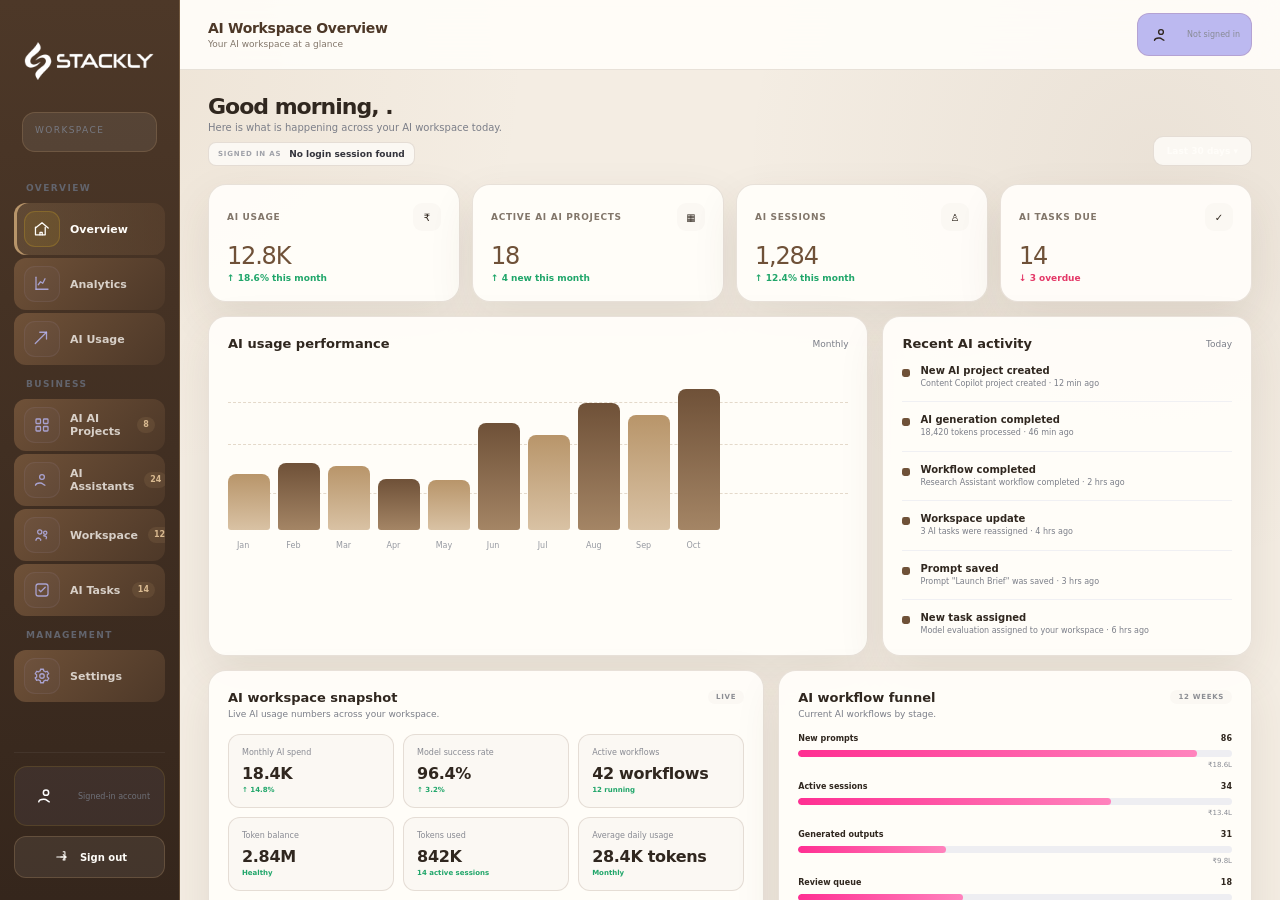
<file: dashboard.html>
<!DOCTYPE html>
<html lang="en">
<head>
<meta charset="UTF-8">
<meta name="viewport" content="width=device-width,initial-scale=1.0">
<title>Stackly  Dashboard</title>
<meta name="description" content="Stackly AI user workspace dashboard for prompts, AI usage, projects and workflows.">

<style>
:root{
  --db-bg:#f4f3f8;
  --db-panel:#fff;
  --db-text:#14181d;
  --db-muted:#7b7e88;
  --db-line:#e7e8ed;
  --db-pink:#ff2f92;
  --db-pink-dark:#d81d77;
  --db-green:#20a66a;
  --db-orange:#e99a18;
  --db-red:#e43867;
  --db-blue:#3671e9;
  --db-sidebar:180px;
  --db-radius:18px;
  --db-shadow:0 12px 33px rgba(20,22,28,.06);
}
*{box-sizing:border-box;margin:0;padding:0}
html,body{height:100%}
body{
  font-family:Inter,ui-sans-serif,system-ui,-apple-system,BlinkMacSystemFont,"Segoe UI",sans-serif;
  background:var(--db-bg);
  color:var(--db-text);
  overflow:hidden;
}
button,input,select{font:inherit}
button{cursor:pointer}
a{text-decoration:none;color:inherit}

.stackly-ai-user-dashboard{
  height:100vh;
  display:flex;
  overflow:hidden;
}

/* SIDEBAR */
.dashboard-sidebar{
  width:var(--db-sidebar);
  flex:0 0 var(--db-sidebar);
  height:100vh;
  padding:22px 14px;
  background:#101114;
  color:#fff;
  display:flex;
  flex-direction:column;
  border-right:1px solid #24182a;
  z-index:30;
}
.dashboard-brand{
  display:flex;
  align-items:center;
  gap:10px;
  padding:3px 10px 24px;
}
.dashboard-brand-mark{
  width:36px;height:36px;
  display:grid;place-items:center;
  border-radius:11px;
  color:#111;
  background:#fff;
  font-weight:930;
}
.dashboard-brand strong{font-size:20px;letter-spacing:-.8px}
.dashboard-role{
  margin:0 8px 18px;
  padding:11px 12px;
  border:1px solid rgba(183,183,183,.09);
  border-radius:13px;
  background:rgba(183,183,183,.043);
}
.dashboard-role small{
  display:block;
  color:#777982;
  font-size:9px;
  text-transform:uppercase;
  letter-spacing:1.4px;
}
.dashboard-role b{
  display:block;
  margin-top:4px;
  font-size:11px;
}
.dashboard-nav{
  flex:1;
  min-height:0;
  overflow-y:auto;
  overflow-x:hidden;
  padding:2px 0 12px;
}
.dashboard-nav::-webkit-scrollbar{width:4px}
.dashboard-nav::-webkit-scrollbar-thumb{background:#33633b;border-radius:99px}
.nav-heading{
  padding:11px 12px 7px;
  color:#62646d;
  font-size:9px;
  font-weight:830;
  letter-spacing:1.4px;
  text-transform:uppercase;
}
.dashboard-nav button{
  width:100%;
  display:flex;
  align-items:center;
  gap:11px;
  padding:11px 12px;
  margin:2px 0;
  border:0;
  border-radius:11px;
  background:transparent;
  color:#9698a0;
  text-align:left;
  font-size:11px;
  font-weight:700;
  transition:.2s ease;
}
.dashboard-nav button:hover{background:rgba(183,183,183,.06);color:#fff}
.dashboard-nav button.active{
  color:#fff;
  background:linear-gradient(90deg,rgba(183,47,146,.18),rgba(183,47,146,.06));
  box-shadow:inset 3px 0 0 var(--db-pink);
}
.nav-icon{
  width:24px;height:24px;
  display:grid;place-items:center;
  border-radius:8px;
  background:rgba(183,183,183,.043);
  font-size:11px;
  flex:0 0 24px;
}
.nav-count{
  margin-left:auto;
  min-width:20px;
  padding:3px 3px;
  border-radius:99px;
  text-align:center;
  color:#ff72b8;
  background:rgba(183,47,146,.10);
  font-size:8px;
}
.sidebar-bottom{
  border-top:1px solid rgba(183,183,183,.08);
  padding-top:13px;
}
.profile-mini{
  display:flex;
  align-items:center;
  gap:9px;
  padding:9px;
  border-radius:12px;
  background:rgba(183,183,183,.04);
}
.profile-avatar{
  width:31px;height:31px;
  display:grid;place-items:center;
  border-radius:10px;
  color:#fff;
  background:linear-gradient(133deg,#ff2f92,#733eff);
  font-size:10px;
  font-weight:830;
}
.profile-mini div{min-width:0}
.profile-mini b{display:block;font-size:10px;white-space:nowrap;overflow:hidden;text-overflow:ellipsis}
.profile-mini span{display:block;margin-top:2px;color:#6e7078;font-size:8px}
.sidebar-signout{
  width:100%;
  margin-top:9px;
  min-height:38px;
  display:flex;
  align-items:center;
  justify-content:center;
  gap:8px;
  border:1px solid rgba(183,183,183,.08);
  border-radius:11px;
  background:rgba(183,183,183,.033);
  color:#9a9ca4;
  font-size:10px;
  font-weight:730;
  transition:.2s ease;
}
.sidebar-signout:hover{
  color:#fff;
  border-color:rgba(183,47,146,.33);
  background:rgba(183,47,146,.10);
}
.sidebar-signout span{font-size:14px}
.dashboard-overlay{
  display:none;
  position:fixed;
  inset:0;
  z-index:18;
  background:rgba(3,6,8,.32);
  backdrop-filter:blur(2px);
}


/* MAIN APP */
.dashboard-main{
  min-width:0;
  flex:1;
  height:100vh;
  display:flex;
  flex-direction:column;
  overflow:hidden;
}
.dashboard-header{
  height:70px;
  flex:0 0 70px;
  display:flex;
  align-items:center;
  justify-content:space-between;
  gap:20px;
  padding:0 28px;
  background:rgba(183,183,183,.9);
  border-bottom:1px solid var(--db-line);
  backdrop-filter:blur(16px);
  z-index:20;
}
.mobile-menu{
  display:none;
  width:36px;height:36px;
  border:1px solid var(--db-line);
  border-radius:10px;
  background:#fff;
}
.header-left{display:flex;align-items:center;gap:14px;min-width:0}
.header-title h1{font-size:14px;letter-spacing:-.3px}
.header-title p{margin-top:3px;color:var(--db-muted);font-size:9px}
.header-right{display:flex;align-items:center;gap:9px}
.header-icon{
  width:33px;height:33px;
  display:grid;place-items:center;
  border:1px solid var(--db-line);
  border-radius:10px;
  background:#fff;
  color:#666972;
  position:relative;
}
.notification-dot{
  position:absolute;
  width:6px;height:6px;
  top:7px;right:7px;
  border-radius:30%;
  background:var(--db-pink);
  box-shadow:0 0 0 2px #fff;
}
.header-user{
  display:flex;align-items:center;gap:8px;
  padding:3px 8px 3px 3px;
  border:1px solid var(--db-line);
  border-radius:11px;
  background:#fff;
}
.header-avatar{
  width:27px;height:27px;
  display:grid;place-items:center;
  border-radius:8px;
  background:#111;
  color:#fff;
  font-size:9px;
  font-weight:800;
}
.header-user b{font-size:9px}
.header-user span{display:block;color:#888b94;font-size:8px;margin-top:1px}

/* SCROLLABLE CONTENT */
.dashboard-scroll{
  flex:1;
  min-height:0;
  overflow-y:auto;
  overflow-x:hidden;
  padding:24px 28px 43px;
  scroll-behavior:smooth;
}
.dashboard-scroll::-webkit-scrollbar{width:8px}
.dashboard-scroll::-webkit-scrollbar-thumb{background:#cfd1d7;border-radius:99px}
.dashboard-section{
  display:none;
  animation:sectionIn .28s ease both;
}
.dashboard-section.active{display:block}
@keyframes sectionIn{
  from{opacity:0;transform:translateY(8px)}
  to{opacity:1;transform:none}
}
.section-heading{
  display:flex;
  justify-content:space-between;
  align-items:flex-end;
  gap:20px;
  margin-bottom:18px;
}
.section-heading h2{font-size:22px;letter-spacing:-1px}
.section-heading p{margin-top:3px;color:var(--db-muted);font-size:10px}
.heading-action{
  padding:9px 13px;
  border:1px solid var(--db-line);
  border-radius:10px;
  background:#fff;
  color:#333861;
  font-size:9px;
  font-weight:800;
}
.logged-in-id{
  display:inline-flex;
  align-items:center;
  gap:8px;
  margin-top:9px;
  padding:6px 9px;
  border:1px solid #ececf1;
  border-radius:8px;
  background:#fafafd;
  max-width:100%;
}
.logged-in-id span{
  color:#a0a2a9;
  font-size:7px;
  font-weight:830;
  letter-spacing:.8px;
}
.logged-in-id strong{
  color:#33333b;
  font-size:9px;
  font-weight:730;
  overflow:hidden;
  text-overflow:ellipsis;
  white-space:nowrap;
}


/* CARDS */
.card{
  background:var(--db-panel);
  border:1px solid var(--db-line);
  border-radius:var(--db-radius);
  box-shadow:var(--db-shadow);
}
.stats-grid{
  display:grid;
  grid-template-columns:repeat(4,1fr);
  gap:12px;
}
.stat-card{padding:18px}
.stat-top{display:flex;align-items:center;justify-content:space-between}
.stat-label{color:var(--db-muted);font-size:9px;font-weight:730;text-transform:uppercase;letter-spacing:.7px}
.stat-icon{
  width:28px;height:28px;
  display:grid;place-items:center;
  border-radius:9px;
  background:#f7f7f9;
  font-size:10px;
}
.stat-value{margin-top:11px;font-size:24px;letter-spacing:-1.2px}
.stat-change{margin-top:3px;font-size:9px;font-weight:730}
.up{color:var(--db-green)}
.down{color:var(--db-red)}

.dashboard-subgrid{
  display:grid;
  grid-template-columns:repeat(3,minmax(0,1fr));
  gap:10px;
  margin-bottom:14px;
}
.mini-panel{
  min-height:412px;
  padding:13px;
  display:flex;
  flex-direction:column;
  overflow:hidden;
}
.mini-panel h3{
  color:#7e8189;
  font-size:8px;
  text-transform:uppercase;
  letter-spacing:.73px;
}
.mini-panel strong{
  margin-top:10px;
  font-size:19px;
  letter-spacing:-.7px;
}
.mini-panel span{
  margin-top:3px;
  color:#92949c;
  font-size:8px;
  line-height:1.43;
}
.mini-panel b{
  margin-top:auto;
  padding-top:9px;
  color:#666971;
  font-size:8px;
}

.extra-dashboard-stack{
  display:grid;
  gap:14px;
  margin-top:14px;
}
.wide-data-card,.data-table-card,.timeline-card,.notice-list{
  padding:19px;
}
.wide-card-head{
  display:flex;
  align-items:flex-start;
  justify-content:space-between;
  gap:14px;
  margin-bottom:16px;
}
.wide-card-head h3{font-size:13px}
.wide-card-head p{margin-top:4px;color:var(--db-muted);font-size:9px;line-height:1.3}
.data-period{
  padding:3px 8px;
  border-radius:99px;
  background:#f6f6f8;
  color:#8b8d93;
  font-size:7px;
  font-weight:830;
  letter-spacing:.7px;
}
.metric-row{
  display:grid;
  grid-template-columns:130px 90px minmax(100px,1fr) 43px;
  align-items:center;
  gap:12px;
  min-height:48px;
  border-top:1px solid #f0f0f3;
}
.metric-row:first-of-type{border-top:0}
.metric-row span{font-size:9px;font-weight:700}
.metric-row b{font-size:9px}
.metric-row small{color:#83878f;font-size:8px;text-align:right}
.metric-bar{
  height:7px;
  border-radius:99px;
  background:#eeeef2;
  overflow:hidden;
}
.metric-bar em{
  display:block;
  height:100%;
  border-radius:99px;
  background:linear-gradient(90deg,#ff2f92,#ff83bd);
}
.timeline-item{
  display:grid;
  grid-template-columns:33px 1fr auto;
  gap:12px;
  align-items:center;
  min-height:48px;
  border-top:1px solid #f0f0f3;
}
.timeline-item:first-of-type{border-top:0}
.timeline-item b{font-size:9px;color:#ff2f92}
.timeline-item span{font-size:9px;font-weight:730}
.timeline-item small{color:#898b93;font-size:8px;text-align:right}
.notice{
  display:grid;
  grid-template-columns:180px 1fr auto;
  gap:12px;
  align-items:center;
  min-height:30px;
  padding:10px 0;
  border-top:1px solid #f0f0f3;
}
.notice:first-of-type{border-top:0}
.notice strong{font-size:9px}
.notice span{color:#83878f;font-size:8px;line-height:1.3}
.notice b{font-size:8px;color:#666971;white-space:nowrap}
.analytics-row{
  display:grid;
  grid-template-columns:143px 110px 130px minmax(120px,1fr);
  align-items:center;
  gap:12px;
  min-height:30px;
  border-top:1px solid #f0f0f3;
}
.analytics-row:first-of-type{border-top:0}
.analytics-row strong{font-size:9px}
.analytics-row span,.analytics-row b{font-size:8px;color:#777a82}
.analytics-row i{
  height:7px;
  border-radius:99px;
  overflow:hidden;
  background:#eeeef2;
}
.analytics-row i em{
  display:block;
  height:100%;
  border-radius:99px;
  background:linear-gradient(90deg,#111216,#ff2f92);
}
.mini-data-table{width:100%;overflow-x:auto}
.mini-row{
  display:grid;
  grid-template-columns:1.3fr 1fr 1fr 1fr;
  min-width:360px;
  min-height:36px;
  align-items:center;
  border-top:1px solid #f0f0f3;
}
.mini-row span{font-size:8px}
.mini-row.header span{
  color:#8b8d93;
  font-size:7px;
  font-weight:830;
  text-transform:uppercase;
  letter-spacing:.7px;
}
.behaviour-grid,.portfolio-grid{
  display:grid;
  grid-template-columns:repeat(3,1fr);
  gap:10px;
}
.behaviour-grid div,.portfolio-grid div{
  padding:13px 12px;
  border:1px solid #ececf0;
  border-radius:12px;
  background:#fafafd;
}
.behaviour-grid b,.portfolio-grid b{
  display:block;
  font-size:14px;
  letter-spacing:-.3px;
}
.behaviour-grid span,.portfolio-grid span{
  display:block;
  margin-top:4px;
  color:#888b93;
  font-size:8px;
}
.age-grid{
  display:grid;
  grid-template-columns:repeat(4,1fr);
  gap:12px;
}
.age-grid div{
  padding:13px;
  border:1px solid #ececf0;
  border-radius:12px;
  background:#fafafd;
}
.age-grid span,.age-grid b{display:block;font-size:9px}
.age-grid b{margin-top:8px;font-size:13px}
.age-grid i{
  display:block;
  height:6px;
  margin-top:10px;
  border-radius:99px;
  background:#eeeef2;
  overflow:hidden;
}
.age-grid i em{
  display:block;
  height:100%;
  background:#ff2f92;
  border-radius:99px;
}
.expense-row{
  display:grid;
  grid-template-columns:1fr 100px 30px;
  min-height:36px;
  align-items:center;
  border-top:1px solid #f0f0f3;
}
.expense-row span{font-size:9px}
.expense-row b{font-size:9px}
.expense-row small{font-size:8px;color:#888b93;text-align:right}

.dashboard-grid{
  display:grid;
  grid-template-columns:1.43fr .8fr;
  gap:14px;
  margin-top:14px;
}
.panel{padding:19px}
.panel-title{
  display:flex;
  justify-content:space-between;
  align-items:center;
  gap:12px;
  margin-bottom:14px;
}
.panel-title h3{font-size:13px}
.panel-title span{color:var(--db-muted);font-size:9px}

.chart{
  height:183px;
  position:relative;
  display:flex;
  align-items:flex-end;
  gap:8px;
  padding:10px 0 18px;
}
.chart-line{
  position:absolute;
  left:0;right:0;
  border-top:1px dashed #ececf0;
}
.chart-line.l1{top:20%}
.chart-line.l2{top:43%}
.chart-line.l3{top:70%}
.bar{
  flex:1;
  min-width:10px;
  max-width:42px;
  height:var(--h);
  border-radius:8px 8px 3px 3px;
  background:linear-gradient(180deg,#ff4da1,#ffb4d7);
  position:relative;
  z-index:1;
}
.bar:nth-child(odd){background:linear-gradient(180deg,#202412,#777981)}
.bar span{
  position:absolute;
  bottom:-20px;
  left:30%;
  transform:translateX(-30%);
  color:#9699a1;
  font-size:8px;
}
.activity-list{display:grid;gap:12px}
.activity{
  display:flex;gap:10px;align-items:flex-start;
  padding-bottom:12px;
  border-bottom:1px solid #f0f0f3;
}
.activity:last-child{border-bottom:0;padding-bottom:0}
.activity-dot{
  width:8px;height:8px;
  flex:0 0 8px;
  margin-top:4px;
  border-radius:30%;
  background:var(--db-pink);
}
.activity b{display:block;font-size:10px}
.activity span{display:block;margin-top:3px;color:var(--db-muted);font-size:8px;line-height:1.3}

/* TABLES */
.table-card{overflow:hidden}
.table-wrap{
  width:100%;
  overflow:auto;
}
.data-table{
  width:100%;
  min-width:630px;
  border-collapse:collapse;
}
.data-table th{
  padding:12px 16px;
  background:#fafafd;
  color:#83878f;
  text-align:left;
  font-size:8px;
  text-transform:uppercase;
  letter-spacing:.8px;
}
.data-table td{
  padding:14px 16px;
  border-top:1px solid #f0f0f3;
  font-size:9px;
}
.data-table td strong{font-size:9px}
.status{
  display:inline-flex;
  padding:3px 8px;
  border-radius:99px;
  font-size:8px;
  font-weight:800;
}
.status.active{color:#188634;background:#eaf8f1}
.status.pending{color:#ae7118;background:#fff3df}
.status.closed{color:#8b4a34;background:#fcecef}
.avatar{
  width:28px;height:28px;
  display:inline-grid;place-items:center;
  margin-right:7px;
  vertical-align:middle;
  border-radius:9px;
  background:#ececf1;
  font-size:8px;
  font-weight:800;
}

/* PROJECT CARDS */
.project-grid{
  display:grid;
  grid-template-columns:repeat(3,1fr);
  gap:12px;
}
.project-card{padding:18px}
.project-top{display:flex;justify-content:space-between;gap:10px}
.project-card h3{font-size:12px}
.project-card p{margin-top:6px;color:var(--db-muted);font-size:9px;line-height:1.3}
.project-progress{margin-top:14px}
.progress-meta{display:flex;justify-content:space-between;color:#878a92;font-size:8px}
.progress-track{height:6px;margin-top:6px;border-radius:99px;background:#eeeef2;overflow:hidden}
.progress-track i{display:block;height:100%;width:var(--progress);border-radius:99px;background:var(--db-pink)}
.project-footer{display:flex;justify-content:space-between;align-items:center;margin-top:13px}
.project-people{display:flex}
.project-people span{
  width:22px;height:22px;
  margin-right:-3px;
  display:grid;place-items:center;
  border:2px solid #fff;
  border-radius:30%;
  background:#dddde3;
  font-size:7px;
}

/* REVENUE / KPI */
.kpi-grid{display:grid;grid-template-columns:repeat(3,1fr);gap:12px}
.kpi-card{padding:18px}
.kpi-card h3{font-size:10px;color:var(--db-muted)}
.kpi-card strong{display:block;margin-top:9px;font-size:18px;letter-spacing:-1px}
.kpi-card small{display:block;margin-top:4px;color:#888b93;font-size:8px}
.goal{
  margin-top:14px;
  padding:18px;
  border-radius:16px;
  background:#111216;
  color:#fff;
}
.goal-head{display:flex;justify-content:space-between;font-size:9px}
.goal p{margin-top:3px;color:#8e9098;font-size:8px}
.goal-track{height:7px;margin-top:13px;background:#2c2d32;border-radius:99px;overflow:hidden}
.goal-track i{display:block;width:74%;height:100%;background:linear-gradient(90deg,#ff2f92,#ff7fbd);border-radius:99px}

/* SETTINGS */
.settings-grid{display:grid;grid-template-columns:1fr 1fr;gap:14px}
.settings-card{padding:20px}
.settings-card h3{font-size:12px}
.settings-card p{margin-top:3px;color:var(--db-muted);font-size:9px;line-height:1.3}
.settings-field{margin-top:13px}
.settings-field label{display:block;margin-bottom:6px;font-size:9px;font-weight:800}
.settings-field input,.settings-field select{
  width:100%;height:42px;
  border:1px solid var(--db-line);
  border-radius:10px;
  background:#fafafd;
  padding:0 11px;
  outline:none;
  font-size:10px;
}
.save-btn{
  margin-top:13px;
  padding:10px 14px;
  border:0;
  border-radius:10px;
  background:#111216;
  color:#fff;
  font-size:9px;
  font-weight:800;
}

/* MOBILE */
@media(max-width:1030px){
  :root{--db-sidebar:220px}
  .stats-grid{grid-template-columns:repeat(2,1fr)}
  .dashboard-grid{grid-template-columns:1fr}
  .project-grid{grid-template-columns:repeat(2,1fr)}
}
@media(max-width:760px){
  body{overflow:hidden}
  .dashboard-sidebar{
    position:fixed;
    left:0;top:0;bottom:0;
    width:min(290px,86vw);
    transform:translateX(-110%);
    transition:transform .28s cubic-bezier(.22,.61,.36,1);
    box-shadow:22px 0 60px rgba(0,0,0,.28);
    z-index:40;
  }
  .dashboard-sidebar.open{transform:translateX(0)}
  .dashboard-sidebar.open + .dashboard-overlay{display:block}
  .dashboard-overlay{
    z-index:33;
  }
  .dashboard-main{width:100%;min-width:0}
  .dashboard-header{
    height:62px;
    flex-basis:62px;
    padding:0 12px;
    position:relative;
    z-index:30;
  }
  .mobile-menu{
    display:grid;
    place-items:center;
    flex:0 0 36px;
    font-size:16px;
    color:#22242a;
  }
  .mobile-menu.is-open{background:#111216;color:#fff}
  .header-left{gap:9px}
  .header-title{min-width:0}
  .header-title h1{
    font-size:14px;
    white-space:nowrap;
    overflow:hidden;
    text-overflow:ellipsis;
  }
  .header-title p{display:none}
  .header-user{
    padding:4px;
    border:0;
    background:transparent;
  }
  .header-user div{display:none}
  .header-icon{display:none}
  .dashboard-scroll{padding:18px 13px 33px}
  .dashboard-subgrid{grid-template-columns:repeat(2,minmax(0,1fr));gap:9px}
  .mini-panel{min-height:118px}
  .stats-grid{grid-template-columns:1fr 1fr;gap:9px}
  .stat-card{padding:14px}
  .stat-value{font-size:20px}
  .project-grid{grid-template-columns:1fr}
  .kpi-grid{grid-template-columns:1fr}
  .settings-grid{grid-template-columns:1fr}
  .section-heading{gap:12px}
  .logged-in-id{max-width:calc(100vw - 30px)}
}
@media(max-width:360px){
  .dashboard-subgrid{grid-template-columns:1fr}
  .stats-grid{grid-template-columns:1fr}
  .section-heading{align-items:flex-start;flex-direction:column}
  .header-icon{display:none}
  .heading-action{width:100%;text-align:center}
  .section-heading h2{font-size:20px}
  .dashboard-scroll{padding-left:11px;padding-right:11px}
  .data-table{min-width:680px}
}

@media(max-width:760px){
  .metric-row{grid-template-columns:1fr 63px;gap:8px;padding:8px 0}
  .metric-row .metric-bar{grid-column:1 / -1}
  .metric-row small{display:none}
  .analytics-row{grid-template-columns:1fr 80px;gap:7px;padding:8px 0}
  .analytics-row i{grid-column:1 / -1}
  .analytics-row b{display:none}
  .notice{grid-template-columns:1fr auto;gap:7px}
  .notice span{grid-column:1 / -1}
  .notice b{grid-column:2;grid-row:1}
  .timeline-item{grid-template-columns:48px 1fr}
  .timeline-item small{grid-column:2;text-align:left}
  .behaviour-grid,.portfolio-grid{grid-template-columns:repeat(2,1fr)}
  .age-grid{grid-template-columns:1fr 1fr}
  .wide-data-card,.data-table-card,.timeline-card,.notice-list{padding:13px}
}
@media(max-width:360px){
  .behaviour-grid,.portfolio-grid,.age-grid{grid-template-columns:1fr}
}


/* ===== EXTENDED OVERVIEW DATA ===== */
.overview-data-grid{display:grid;grid-template-columns:1.08fr .92fr;gap:14px;margin-top:14px}
.overview-three-grid{display:grid;grid-template-columns:repeat(3,1fr);gap:14px;margin-top:14px}
.overview-data-card{padding:19px;min-width:0}
.overview-wide-card{margin-top:14px}
.overview-card-head{display:flex;justify-content:space-between;align-items:flex-start;gap:12px;margin-bottom:13px}
.overview-card-head h3{font-size:13px}
.overview-card-head p{margin-top:4px;color:var(--db-muted);font-size:9px;line-height:1.3}
.overview-card-head>span{padding:3px 8px;border-radius:99px;background:#f6f6f8;color:#8b8d93;font-size:7px;font-weight:830;letter-spacing:.7px;white-space:nowrap}
.overview-kpi-grid{display:grid;grid-template-columns:repeat(3,1fr);gap:9px}
.overview-kpi-grid>div{padding:13px;border:1px solid #ececf0;border-radius:12px;background:#fafafd}
.overview-kpi-grid small{display:block;color:#898b93;font-size:8px}
.overview-kpi-grid strong{display:block;margin-top:7px;font-size:16px;letter-spacing:-.3px}
.overview-kpi-grid em{display:block;margin-top:3px;color:var(--db-green);font-size:7px;font-style:normal;font-weight:800}
.funnel-list>div,.capacity-list>div,.target-list>div{margin-top:13px}
.funnel-list label,.capacity-list label,.target-list label{display:flex;justify-content:space-between;gap:10px;font-size:8px;font-weight:730}
.funnel-list label b,.capacity-list label b,.target-list label b{font-size:8px}
.funnel-list i,.capacity-list i,.target-list i,.resource-list i{display:block;height:7px;margin-top:7px;border-radius:99px;background:#eeeef2;overflow:hidden}
.funnel-list em,.capacity-list em,.target-list em,.resource-list em{display:block;height:100%;border-radius:99px;background:linear-gradient(90deg,#ff2f92,#ff83bd)}
.funnel-list small,.target-list small{display:block;margin-top:4px;color:#888b93;font-size:7px;text-align:right}
.finance-list>div{display:grid;grid-template-columns:1fr auto auto;align-items:center;gap:12px;min-height:39px;border-top:1px solid #f0f0f3}
.finance-list>div:first-child{border-top:0}
.finance-list span{font-size:8px;color:#777a82}
.finance-list strong{font-size:9px}
.finance-list b{font-size:7px;color:#777a82}
.finance-list .positive{color:var(--db-green)}
.finance-list .warning{color:var(--db-orange)}
.delivery-list>div{display:grid;grid-template-columns:1.13fr .8fr 33px;gap:10px;align-items:center;padding:9px 0;border-top:1px solid #f0f0f3}
.delivery-list>div:first-child{border-top:0}
.delivery-list span b{display:block;font-size:8px}
.delivery-list span small{display:block;margin-top:3px;color:#898b93;font-size:7px}
.delivery-list i{height:6px;border-radius:99px;background:#eeeef2;overflow:hidden}
.delivery-list i em{display:block;height:100%;border-radius:99px;background:linear-gradient(90deg,#111216,#ff2f92)}
.delivery-list strong{font-size:7px;color:#777a82;text-align:right}
.overview-schedule>div{display:grid;grid-template-columns:38px 1fr 38px;gap:14px;align-items:center;min-height:32px;border-top:1px solid #f0f0f3}
.overview-schedule>div:first-child{border-top:0}
.overview-schedule time{font-size:8px;font-weight:830;color:#ff2f92}
.overview-schedule b{display:block;font-size:9px}
.overview-schedule span{display:block;margin-top:3px;color:#888b93;font-size:8px}
.overview-schedule em{justify-self:end;padding:3px 7px;border-radius:99px;background:#f6f6f8;color:#777a82;font-size:7px;font-style:normal;font-weight:800}
.client-rank-list>div{display:grid;grid-template-columns:18px 1fr auto;gap:9px;align-items:center;padding:10px 0;border-top:1px solid #f0f0f3}
.client-rank-list>div:first-child{border-top:0}
.client-rank-list>b{font-size:7px;color:#a0a2a9}
.client-rank-list span{font-size:8px;font-weight:730}
.client-rank-list span small{display:block;margin-top:3px;color:#898b93;font-size:7px;font-weight:300}
.client-rank-list strong{font-size:8px}
.capacity-list label{font-size:8px}
.priority-list>div{display:grid;grid-template-columns:9px 1fr auto;gap:9px;align-items:center;padding:9px 0;border-top:1px solid #f0f0f3}
.priority-list>div:first-child{border-top:0}
.priority-list span{font-size:8px;font-weight:730}
.priority-list span small{display:block;margin-top:3px;color:#898b93;font-size:7px;font-weight:300}
.priority-list b{font-size:7px;color:#777a82}
.priority-dot{width:7px;height:7px;border-radius:30%;display:block}
.priority-dot.high{background:#e43867}.priority-dot.medium{background:#e99a18}.priority-dot.low{background:#3671e9}
.overview-activity-table{width:100%;overflow:auto}
.overview-table-row{display:grid;grid-template-columns:2fr .8fr .8fr .8fr .3fr;gap:12px;align-items:center;min-width:630px;min-height:49px;border-top:1px solid #f0f0f3}
.overview-table-row.head{min-height:30px;border-top:0}
.overview-table-row.head span{color:#8b8d93;font-size:7px;font-weight:830;text-transform:uppercase;letter-spacing:.6px}
.overview-table-row>span,.overview-table-row>strong,.overview-table-row>time{font-size:8px}
.overview-table-row>span b{display:block;font-size:8px}
.overview-table-row>span small{display:block;margin-top:3px;color:#898b93;font-size:7px}
.overview-table-row strong{color:var(--db-green);font-size:7px}
.overview-table-row strong.risk{color:var(--db-red)}
.overview-table-row time{color:#898b93}
.health-list>div{display:grid;grid-template-columns:1fr auto auto;gap:10px;align-items:center;min-height:39px;border-top:1px solid #f0f0f3}
.health-list>div:first-child{border-top:0}
.health-list span{font-size:8px;color:#777a82}.health-list strong{font-size:9px}.health-list em{font-size:7px;color:#888b93;font-style:normal}
.resource-list>div{display:grid;grid-template-columns:1fr 34px;gap:8px;align-items:center;margin-top:13px}
.resource-list span{font-size:8px}.resource-list strong{font-size:8px;text-align:right}
.resource-list i{grid-column:1/-1;margin-top:0}
.target-list small{font-size:7px}
@media(max-width:1030px){
 .overview-three-grid{grid-template-columns:1fr 1fr}
 .overview-three-grid>.overview-data-card:last-child{grid-column:1/-1}
}
@media(max-width:760px){
 .overview-data-grid{grid-template-columns:1fr}
 .overview-three-grid{grid-template-columns:1fr}
 .overview-three-grid>.overview-data-card:last-child{grid-column:auto}
 .overview-kpi-grid{grid-template-columns:repeat(2,1fr)}
 .overview-schedule>div{grid-template-columns:48px 1fr 33px;gap:9px}
}
@media(max-width:360px){
 .overview-kpi-grid{grid-template-columns:1fr}
 .overview-data-card{padding:13px}
 .overview-schedule>div{grid-template-columns:1fr auto;gap:6px;padding:9px 0}
 .overview-schedule time{grid-column:1/-1}
 .overview-schedule em{grid-column:2;grid-row:2}
 .delivery-list>div{grid-template-columns:1fr 32px}
 .delivery-list i{grid-column:1}
 .delivery-list strong{grid-column:2;grid-row:1/3}
}
</style>

<style id="stackly-light-brown-beige-palette">
:root{
  --theme-brown:#6f5138;
  --theme-brown-dark:#4d3828;
  --theme-brown-soft:#8b6b4d;
  --theme-beige:#f4ede3;
  --theme-beige-light:#fbf8f3;
  --theme-cream:#fffdf9;
  --theme-text:#30271f;
  --theme-muted:#82766a;
  --theme-line:rgba(111,81,56,.16);
  --theme-gold:#b8956a;
  --theme-shadow:0 18px 45px rgba(76,56,40,.10);
}
body{
  background:
    radial-gradient(circle at 10% 8%,rgba(184,149,106,.10),transparent 28%),
    radial-gradient(circle at 90% 18%,rgba(111,81,56,.07),transparent 30%),
    var(--theme-beige) !important;
  color:var(--theme-text) !important;
}
.dashboard-sidebar{
  background:linear-gradient(180deg,#4d3828,#35261c) !important;
  border-right:1px solid rgba(184,149,106,.35) !important;
}
.dashboard-role{
  background:rgba(255,253,249,.07) !important;
  border-color:rgba(184,149,106,.25) !important;
}
.dashboard-nav button,
.sidebar-nav button,
.sidebar-link{
  color:rgba(255,253,249,.76) !important;
}
.dashboard-nav button:hover,
.dashboard-nav button.active,
.sidebar-nav button:hover,
.sidebar-nav button.active,
.sidebar-link:hover,
.sidebar-link.active{
  background:linear-gradient(90deg,rgba(184,149,106,.22),rgba(111,81,56,.34)) !important;
  color:#fffdf9 !important;
}
.dashboard-nav button.active{
  box-shadow:inset 3px 0 0 var(--theme-gold) !important;
}
.nav-count{
  color:#d8b990 !important;
  background:rgba(184,149,106,.14) !important;
}
.dashboard-header,
.dashboard-topbar{
  background:rgba(255,253,249,.92) !important;
  border-bottom:1px solid var(--theme-line) !important;
}
.dashboard-header h1,
.dashboard-topbar h1,
.section-title,
.card-title{
  color:var(--theme-brown-dark) !important;
}
.dashboard-header p,
.section-subtitle,
.muted,
.card-subtitle{
  color:var(--theme-muted) !important;
}
.card,
.dashboard-card,
.data-card,
.wide-data-card,
.data-table-card,
.timeline-card,
.mini-panel,
.stat-card,
.metric-card,
.chart-card,
.table-card,
.settings-card,
.overview-card,
.panel,
.project-card,
.kpi-card{
  background:rgba(255,253,249,.96) !important;
  border-color:var(--theme-line) !important;
  box-shadow:var(--theme-shadow) !important;
}
.card:hover,
.dashboard-card:hover,
.data-card:hover,
.wide-data-card:hover,
.mini-panel:hover,
.stat-card:hover,
.metric-card:hover{
  border-color:rgba(184,149,106,.45) !important;
}
.stat-icon,
.data-period,
.heading-action,
.overview-card-head>span,
.logged-in-id,
.behaviour-grid div,
.portfolio-grid div,
.age-grid div,
.overview-kpi-grid>div{
  background:var(--theme-beige-light) !important;
  border-color:var(--theme-line) !important;
}
.stat-value,
.kpi-value,
.metric-value,
.card-value,
.big-number{
  color:var(--theme-brown) !important;
}
.stat-label,
.kpi-label,
.metric-label,
.card-label{
  color:var(--theme-muted) !important;
}
button,
.primary-btn,
.dashboard-btn,
.btn-primary,
.save-btn{
  background:linear-gradient(135deg,var(--theme-brown),var(--theme-brown-dark)) !important;
  color:#fffdf9 !important;
  border-color:var(--theme-brown) !important;
}
button:hover,
.primary-btn:hover,
.dashboard-btn:hover,
.btn-primary:hover,
.save-btn:hover{
  background:linear-gradient(135deg,var(--theme-brown-soft),var(--theme-brown)) !important;
  box-shadow:0 10px 24px rgba(111,81,56,.20) !important;
}
.secondary-btn,
.btn-secondary{
  background:var(--theme-cream) !important;
  color:var(--theme-brown) !important;
  border:1px solid rgba(184,149,106,.60) !important;
}
.secondary-btn:hover,
.btn-secondary:hover{
  background:var(--theme-beige) !important;
}
.status.active{
  color:#55714f !important;
  background:#edf3e9 !important;
}
.status.pending{
  color:#8a6436 !important;
  background:#f7eedf !important;
}
.status.closed{
  color:#7a5147 !important;
  background:#f4e7e2 !important;
}
.progress,
.metric-track,
.bar-track,
.progress-track,
.metric-bar{
  background:#e8ddce !important;
}
.progress > span,
.metric-bar > span,
.bar-fill,
.progress-track i{
  background:linear-gradient(90deg,var(--theme-brown),var(--theme-gold)) !important;
}
.chart-line{
  border-color:#e4d9ca !important;
}
.bar{
  background:linear-gradient(180deg,#b8956a,#d9c2a4) !important;
}
.bar:nth-child(odd){
  background:linear-gradient(180deg,#6f5138,#a48565) !important;
}
.activity-dot,
.timeline-dot{
  background:var(--theme-brown) !important;
}
.timeline-dot{
  border-color:var(--theme-gold) !important;
}
table thead,
.mini-data-table thead{
  background:var(--theme-beige) !important;
}
table th,
.mini-data-table th{
  color:var(--theme-brown-dark) !important;
}
table td,
.mini-data-table td{
  border-color:var(--theme-line) !important;
  color:var(--theme-text) !important;
}
input,
select,
textarea,
.form-control{
  background:#fffdf9 !important;
  color:var(--theme-text) !important;
  border-color:rgba(111,81,56,.20) !important;
}
input:focus,
select:focus,
textarea:focus,
.form-control:focus{
  border-color:var(--theme-gold) !important;
  box-shadow:0 0 0 3px rgba(184,149,106,.14) !important;
}
.avatar,
.user-avatar,
.profile-avatar,
.header-avatar{
  background:linear-gradient(135deg,var(--theme-brown),var(--theme-gold)) !important;
  color:#fffdf9 !important;
}
.sidebar-signout{
  background:rgba(255,253,249,.07) !important;
  color:#fffdf9 !important;
  border-color:rgba(184,149,106,.28) !important;
}
.sidebar-signout:hover{
  background:rgba(184,149,106,.16) !important;
  border-color:var(--theme-gold) !important;
}
.notice,
.attention-item{
  border-left-color:var(--theme-gold) !important;
  background:rgba(184,149,106,.07) !important;
}
.goal{
  background:linear-gradient(135deg,#4d3828,#6f5138) !important;
}
.goal-track{
  background:#38291f !important;
}
.goal-track i{
  background:linear-gradient(90deg,#b8956a,#dfc4a0) !important;
}
.dashboard-overlay{
  background:rgba(53,38,28,.62) !important;
}
@media(max-width:760px){
  .dashboard-header,
  .dashboard-topbar{
    background:rgba(255,253,249,.97) !important;
  }
}
</style>


<style id="stackly-about-logo-treatment">
  .dashboard-brand{
    display:flex;
    align-items:center;
    gap:10px;
    padding:3px 10px 24px;
  }
  .dashboard-brand-mark.stackly-dashboard-logo{
    width:36px !important;
    height:36px !important;
    flex:0 0 36px !important;
    display:block !important;
    object-fit:contain !important;
    object-position:center !important;
    border-radius:0 !important;
    background:transparent !important;
    color:inherit !important;
    filter:
      brightness(0)
      saturate(100%)
      invert(14%)
      sepia(78%)
      saturate(1844%)
      hue-rotate(340deg)
      brightness(83%)
      contrast(99%);
  }
  .dashboard-brand strong{
    color:#fff !important;
    font-family:Fraunces, Georgia, serif !important;
    font-weight:600 !important;
    letter-spacing:-.03em !important;
  }
  @media(max-width:760px){
    .dashboard-brand-mark.stackly-dashboard-logo{
      width:36px !important;
      height:36px !important;
      flex-basis:36px !important;
    }
  }
</style>


<style id="stackly-sidebar-alignment-fix">
/* Sidebar alignment only — preserve the existing logo asset/design */
.dashboard-sidebar{
  padding-left:14px !important;
  padding-right:14px !important;
}

.dashboard-brand{
  width:100% !important;
  min-height:38px !important;
  padding:3px 10px 20px !important;
  gap:12px !important;
  align-items:center !important;
}

.dashboard-brand-mark.stackly-dashboard-logo{
  width:48px !important;
  height:48px !important;
  flex:0 0 48px !important;
  margin:0 !important;
  object-fit:contain !important;
  object-position:center !important;
}

.dashboard-brand strong{
  line-height:1.1 !important;
  margin:0 !important;
}

.dashboard-role{
  width:calc(100% - 16px) !important;
  margin:0 8px 18px !important;
  padding:12px 12px !important;
}

.dashboard-nav{
  width:100% !important;
}

.dashboard-nav button{
  width:100% !important;
  min-height:44px !important;
  padding:10px 12px !important;
  margin:2px 0 !important;
  align-items:center !important;
}

.nav-icon{
  width:28px !important;
  height:28px !important;
  flex:0 0 28px !important;
  margin:0 !important;
}

.sidebar-bottom{
  width:100% !important;
  padding-top:13px !important;
}

.profile-mini{
  width:100% !important;
  min-height:30px !important;
  padding:9px !important;
  gap:10px !important;
  align-items:center !important;
}

.profile-avatar{
  width:36px !important;
  height:36px !important;
  flex:0 0 36px !important;
  margin:0 !important;
}

.profile-mini div{
  min-width:0 !important;
  flex:1 1 auto !important;
}

.sidebar-signout{
  width:100% !important;
  min-height:40px !important;
  margin-top:9px !important;
}

/* Keep mobile sidebar internally aligned too */
@media(max-width:760px){
  .dashboard-brand{
    padding-left:10px !important;
    padding-right:10px !important;
  }
  .dashboard-brand-mark.stackly-dashboard-logo{
    width:48px !important;
    height:48px !important;
    flex-basis:48px !important;
  }
}
</style>


<style id="stackly-logo-theme-size">
.dashboard-brand{
  align-items:center !important;
  gap:12px !important;
  min-height:64px !important;
}

.dashboard-brand-link{
  width:38px !important;
  height:38px !important;
  flex:0 0 38px !important;
  display:flex !important;
  align-items:center !important;
  justify-content:center !important;
  border-radius:14px !important;
  background:rgba(183,180,240,.08) !important;
  border:1px solid rgba(201,162,39,.28) !important;
  box-shadow:0 8px 22px rgba(0,0,0,.16) !important;
}

.dashboard-brand-mark.stackly-dashboard-logo{
  width:32px !important;
  height:32px !important;
  flex:0 0 32px !important;
  margin:0 !important;
  object-fit:contain !important;
  object-position:center !important;
}

.dashboard-brand-link:hover{
  border-color:var(--gold) !important;
  background:rgba(201,162,39,.12) !important;
  transform:translateY(-1px);
}

@media(max-width:760px){
  .dashboard-brand-link{
    width:36px !important;
    height:36px !important;
    flex-basis:36px !important;
  }
  .dashboard-brand-mark.stackly-dashboard-logo{
    width:30px !important;
    height:30px !important;
    flex-basis:30px !important;
  }
}
</style>


<script id="stackly-404-routing">
document.addEventListener('click', function(event) {
  const target = event.target.closest('[data-404-link="true"]');
  if (!target) return;
  event.preventDefault();
  event.stopPropagation();
  window.location.href = '404.html';
});

document.addEventListener('DOMContentLoaded', function() {
  const logo = document.querySelector('.dashboard-brand-link');
  if (logo) {
    logo.addEventListener('click', function(event) {
      event.preventDefault();

      const overviewButton = document.querySelector(
        '.dashboard-nav button[data-section="overview"]'
      );

      if (overviewButton) {
        overviewButton.click();
      } else {
        window.location.hash = 'overview';
      }

      const scrollArea = document.getElementById('dashboardScroll');
      if (scrollArea) scrollArea.scrollTo({ top: 0, behavior: 'smooth' });
    });
  }
});
</script>


<style id="stackly-header-sidebar-polish">
/* Clean Stackly branding */
.dashboard-brand{
  padding:6px 10px 22px !important;
  gap:12px !important;
  align-items:center !important;
}

.dashboard-brand-link{
  width:64px !important;
  height:32px !important;
  flex:0 0 64px !important;
  display:flex !important;
  align-items:center !important;
  justify-content:flex-start !important;
  border:0 !important;
  border-radius:0 !important;
  background:transparent !important;
  box-shadow:none !important;
  transform:none !important;
}

.dashboard-brand-link:hover{
  background:transparent !important;
  border:0 !important;
  box-shadow:none !important;
  transform:none !important;
}

.dashboard-brand-mark.stackly-dashboard-logo{
  width:60px !important;
  height:48px !important;
  flex:0 0 60px !important;
  object-fit:contain !important;
  object-position:left center !important;
  margin:0 !important;
  filter:brightness(0) invert(1) !important;
}

.dashboard-brand strong{
  color:var(--ivory) !important;
  font-size:20px !important;
  line-height:1.1 !important;
}

/* Human/user icon in sidebar */
.profile-avatar{
  width:38px !important;
  height:38px !important;
  flex:0 0 38px !important;
  display:grid !important;
  place-items:center !important;
  border-radius:11px !important;
  font-size:20px !important;
  line-height:1 !important;
  background:linear-gradient(133deg,var(--cherry),var(--gold)) !important;
  color:var(--ivory) !important;
}

/* Human/user icon in header */
.header-avatar{
  width:32px !important;
  height:32px !important;
  flex:0 0 32px !important;
  display:grid !important;
  place-items:center !important;
  border-radius:9px !important;
  font-size:14px !important;
  line-height:1 !important;
  background:linear-gradient(133deg,var(--cherry),var(--gold)) !important;
  color:var(--ivory) !important;
}

/* Header account area stays clean after removing unwanted action buttons */
.header-right{
  gap:0 !important;
}

.header-user{
  padding:3px 10px 3px 3px !important;
  gap:9px !important;
  border-color:rgba(136,21,33,.14) !important;
  background:rgba(183,180,240,.92) !important;
}

@media(max-width:760px){
  .dashboard-brand{
    padding:3px 10px 20px !important;
  }
  .dashboard-brand-link{
    width:38px !important;
    height:48px !important;
    flex-basis:38px !important;
  }
  .dashboard-brand-mark.stackly-dashboard-logo{
    width:34px !important;
    height:44px !important;
    flex-basis:34px !important;
  }
  .header-right{
    gap:0 !important;
  }
}
</style>


<style id="stackly-supplier-visual-polish">
/* =========================================================
   SUPPLIER DASHBOARD — SIDEBAR / PROFILE POLISH ONLY
   Existing structure, colors, content and behavior preserved.
   ========================================================= */

/* Larger, cleaner Stackly wordmark */
.dashboard-brand{
  width:100% !important;
  min-height:78px !important;
  padding:8px 10px 20px !important;
  gap:0 !important;
  align-items:center !important;
}
.dashboard-brand-link{
  width:100% !important;
  height:62px !important;
  flex:1 1 auto !important;
  display:flex !important;
  align-items:center !important;
  justify-content:flex-start !important;
  overflow:hidden !important;
}
.dashboard-brand-mark.stackly-dashboard-logo{
  width:130px !important;
  height:38px !important;
  max-width:100% !important;
  flex:0 1 auto !important;
  object-fit:contain !important;
  object-position:left center !important;
  margin:0 !important;
}

/* Consistent modern outline icon system */
.dashboard-nav button{
  min-height:46px !important;
  padding:8px 10px !important;
  margin:3px 0 !important;
  gap:10px !important;
  border-radius:12px !important;
}
.nav-icon{
  width:36px !important;
  height:36px !important;
  flex:0 0 36px !important;
  display:grid !important;
  place-items:center !important;
  border:1px solid rgba(183,180,240,.08) !important;
  border-radius:11px !important;
  background:rgba(183,180,240,.033) !important;
  color:rgba(183,180,240,.82) !important;
  font-size:0 !important;
}
.nav-icon svg{
  width:18px !important;
  height:18px !important;
  display:block !important;
  fill:none !important;
  stroke:currentColor !important;
  stroke-width:1.7 !important;
  stroke-linecap:round !important;
  stroke-linejoin:round !important;
}
.dashboard-nav button:hover .nav-icon,
.dashboard-nav button.active .nav-icon{
  color:var(--ivory) !important;
  border-color:rgba(201,162,39,.28) !important;
  background:rgba(201,162,39,.12) !important;
}
.nav-count{
  margin-left:auto !important;
  min-width:18px !important;
  padding:4px 6px !important;
  line-height:1 !important;
  flex:0 0 auto !important;
}

/* Bottom supplier profile */
.sidebar-bottom{
  padding-top:13px !important;
}
.profile-mini{
  min-height:38px !important;
  padding:8px 10px !important;
  gap:11px !important;
  border:1px solid rgba(201,162,39,.16) !important;
  border-radius:13px !important;
  background:rgba(183,180,240,.06) !important;
}
.profile-avatar{
  width:42px !important;
  height:42px !important;
  flex:0 0 42px !important;
  border-radius:12px !important;
  display:grid !important;
  place-items:center !important;
  font-size:0 !important;
}
.profile-avatar svg{
  width:20px !important;
  height:20px !important;
  display:block !important;
  fill:none !important;
  stroke:currentColor !important;
  stroke-width:1.8 !important;
  stroke-linecap:round !important;
  stroke-linejoin:round !important;
}
.profile-mini b{
  font-size:10px !important;
  line-height:1.2 !important;
}
.profile-mini span{
  font-size:8px !important;
  line-height:1.18 !important;
}

/* Sign out */
.sidebar-signout{
  min-height:42px !important;
  margin-top:10px !important;
  gap:8px !important;
  border-radius:12px !important;
  justify-content:center !important;
}
.sidebar-signout .signout-icon{
  width:20px !important;
  height:20px !important;
  display:grid !important;
  place-items:center !important;
  font-size:0 !important;
}
.sidebar-signout .signout-icon svg{
  width:14px !important;
  height:14px !important;
  display:block !important;
  fill:none !important;
  stroke:currentColor !important;
  stroke-width:1.8 !important;
  stroke-linecap:round !important;
  stroke-linejoin:round !important;
}

/* Header supplier profile */
.header-user{
  min-height:42px !important;
  padding:3px 11px 3px 6px !important;
  gap:9px !important;
  border-radius:12px !important;
}
.header-avatar{
  width:34px !important;
  height:34px !important;
  flex:0 0 34px !important;
  border-radius:10px !important;
  font-size:0 !important;
}
.header-avatar svg{
  width:18px !important;
  height:18px !important;
  display:block !important;
  fill:none !important;
  stroke:currentColor !important;
  stroke-width:1.8 !important;
  stroke-linecap:round !important;
  stroke-linejoin:round !important;
}
.header-user b{font-size:9px !important;line-height:1.2 !important}
.header-user span{font-size:8px !important;line-height:1.2 !important}

/* Only explicitly marked unavailable elements go to the existing 404 page. */
[data-404-link="true"]{cursor:pointer !important}

/* Responsive: preserve the mobile sidebar behavior and keep the logo visible. */
@media(max-width:760px){
  .dashboard-brand{
    min-height:76px !important;
    padding:7px 10px 18px !important;
  }
  .dashboard-brand-link{
    height:38px !important;
  }
  .dashboard-brand-mark.stackly-dashboard-logo{
    width:143px !important;
    height:34px !important;
  }
  .dashboard-nav button{
    min-height:46px !important;
  }
  .nav-icon{
    width:36px !important;
    height:36px !important;
    flex-basis:36px !important;
  }
  .profile-mini{
    min-height:36px !important;
  }
  .profile-avatar{
    width:42px !important;
    height:42px !important;
    flex-basis:42px !important;
  }
  .header-avatar{
    width:34px !important;
    height:34px !important;
    flex-basis:34px !important;
  }
}
</style>

</head>

<body>
<div class="stackly-ai-user-dashboard">

<aside class="dashboard-sidebar" id="dashboardSidebar">
  <div class="dashboard-brand">
    <a href="#overview" class="dashboard-brand-link" aria-label="Stackly Dashboard Overview"><img class="dashboard-brand-mark stackly-dashboard-logo" src="assets/img/logo-stackly.webp" alt="Stackly"></a>
  </div>

  <div class="dashboard-role">
    <small>Workspace</small>
    <b></b>
  </div>

  <nav class="dashboard-nav" id="dashboardNav">
    <div class="nav-heading">Overview</div>
    <button class="active" data-section="overview"><span class="nav-icon"><svg viewBox="0 0 24 24" aria-hidden="true"><path d="M3.3 10.8 12 3.7l8.3 7.1"/><path d="M3.3 9.6v10.2h13V9.6"/><path d="M9.3 19.8v-3.3h3v3.3"/></svg></span>Overview</button>
    <button data-section="analytics"><span class="nav-icon"><svg viewBox="0 0 24 24" aria-hidden="true"><path d="M4 19V3"/><path d="M4 19h16"/><path d="m7 13 3-4 3 2 3-6"/></svg></span>Analytics</button>
    <button data-section="revenue"><span class="nav-icon"><svg viewBox="0 0 24 24" aria-hidden="true"><path d="M3 18 18 3"/><path d="M9 3h9v9"/></svg></span>AI Usage</button>

    <div class="nav-heading">Business</div>
    <button data-section="projects"><span class="nav-icon"><svg viewBox="0 0 24 24" aria-hidden="true"><rect x="4" y="4" width="6" height="6" rx="1"/><rect x="14" y="4" width="6" height="6" rx="1"/><rect x="4" y="14" width="6" height="6" rx="1"/><rect x="14" y="14" width="6" height="6" rx="1"/></svg></span>AI AI Projects<span class="nav-count">8</span></button>
    <button data-section="clients"><span class="nav-icon"><svg viewBox="0 0 24 24" aria-hidden="true"><circle cx="12" cy="8" r="3.2"/><path d="M3.3 19c.8-3.2 3.1-3 6.3-3s3.7 1.8 6.3 3"/></svg></span>AI Assistants<span class="nav-count">24</span></button>
    <button data-section="team"><span class="nav-icon"><svg viewBox="0 0 24 24" aria-hidden="true"><circle cx="9" cy="8" r="2.8"/><circle cx="16.3" cy="9" r="2.2"/><path d="M3.8 19c.7-3.3 2.6-3 3.2-3s4.3 1.7 3.2 3"/><path d="M14.3 13c2.8.1 4.7 1.4 3.2 4"/></svg></span>Workspace<span class="nav-count">12</span></button>
    <button data-section="tasks"><span class="nav-icon"><svg viewBox="0 0 24 24" aria-hidden="true"><rect x="4" y="4" width="16" height="16" rx="3"/><path d="m8 12 2.3 2.3L16.3 8.3"/></svg></span>AI Tasks<span class="nav-count">14</span></button>

    <div class="nav-heading">Management</div>
    <button data-section="settings"><span class="nav-icon"><svg viewBox="0 0 24 24" aria-hidden="true"><circle cx="12" cy="12" r="3"/><path d="M19 13.3a7.7 7.7 0 0 0 0-3l2-1.2-2-3.4-2.2.9a7.7 7.7 0 0 0-2.6-1.3L14 3h-4l-.3 2.3a7.7 7.7 0 0 0-2.6 1.3l-2.2-.9-2 3.4 2 1.2a7.7 7.7 0 0 0 0 3l-2 1.2 2 3.4 2.2-.9a7.7 7.7 0 0 0 2.6 1.3L10 21h4l.3-2.3a7.7 7.7 0 0 0 2.6-1.3l2.2.9 2-3.4z"/></svg></span>Settings</button>
  </nav>

  <div class="sidebar-bottom">
    <div class="profile-mini">
      <span class="profile-avatar" id="sidebarAvatar" aria-hidden="true"><svg viewBox="0 0 24 24" aria-hidden="true"><circle cx="12" cy="8" r="3.2"/><path d="M3.3 19c.8-3.2 3.1-3 6.3-3s3.7 1.8 6.3 3"/></svg></span>
      <div>
        <b id="sidebarName"><!-- login email --></b>
        <span id="sidebarCode workflows">Signed-in account</span>
      </div>
    </div>
    <button class="sidebar-signout" id="signOutButton" type="button">
      <span class="signout-icon" aria-hidden="true"><svg viewBox="0 0 24 24"><path d="M14 3h3v14h-3"/><path d="M10 12h9"/><path d="m14 8 4 4-4 4"/><path d="M19 12H3"/></svg></span> Sign out
    </button>
  </div>
</aside>

<div class="dashboard-overlay" id="dashboardOverlay"></div>

<main class="dashboard-main">

<header class="dashboard-header">
  <div class="header-left">
    <button class="mobile-menu" id="mobileMenu" aria-label="Open menu">☰</button>
    <div class="header-title">
      <h1 id="headerTitle">AI Workspace Overview</h1>
      <p id="headerSubtitle">Your AI workspace at a glance</p>
    </div>
  </div>

  <div class="header-right">
    <div class="header-user">
      <span class="header-avatar" id="headerAvatar" aria-hidden="true"><svg viewBox="0 0 24 24" aria-hidden="true"><circle cx="12" cy="8" r="3.2"/><path d="M3.3 19c.8-3.2 3.1-3 6.3-3s3.7 1.8 6.3 3"/></svg></span>
      <div>
        <b id="headerName"><!-- login email --></b>
        <span id="headerCode workflows"></span>
      </div>
    </div>
  </div>
</header>

<div class="dashboard-scroll" id="dashboardScroll">

<!-- OVERVIEW -->
<section class="dashboard-section active" data-page="overview">
  <div class="section-heading">
    <div>
      <h2>Good morning, <span id="welcomeName"></span>.</h2>
      <p>Here is what is happening across your AI workspace today.</p>
      <div class="logged-in-id"><span>SIGNED IN AS</span><strong id="overviewCode workflows">Signed-in account</strong></div>
    </div>
    <button class="heading-action">Last 30 days ▾</button>
  </div>

  <div class="stats-grid">
    <div class="card stat-card">
      <div class="stat-top"><span class="stat-label">AI Usage</span><span class="stat-icon">₹</span></div>
      <div class="stat-value">12.8K</div>
      <div class="stat-change up">↑ 18.6% this month</div>
    </div>
    <div class="card stat-card">
      <div class="stat-top"><span class="stat-label">Active AI AI Projects</span><span class="stat-icon">▦</span></div>
      <div class="stat-value">18</div>
      <div class="stat-change up">↑ 4 new this month</div>
    </div>
    <div class="card stat-card">
      <div class="stat-top"><span class="stat-label">AI Sessions</span><span class="stat-icon">♙</span></div>
      <div class="stat-value">1,284</div>
      <div class="stat-change up">↑ 12.4% this month</div>
    </div>
    <div class="card stat-card">
      <div class="stat-top"><span class="stat-label">AI Tasks Due</span><span class="stat-icon">✓</span></div>
      <div class="stat-value">14</div>
      <div class="stat-change down">↓ 3 overdue</div>
    </div>
  </div>

  <div class="dashboard-grid">
    <div class="card panel">
      <div class="panel-title"><h3>AI usage performance</h3><span>Monthly</span></div>
      <div class="chart">
        <i class="chart-line l1"></i><i class="chart-line l2"></i><i class="chart-line l3"></i>
        <div class="bar" style="--h:36%"><span>Jan</span></div>
        <div class="bar" style="--h:43%"><span>Feb</span></div>
        <div class="bar" style="--h:41%"><span>Mar</span></div>
        <div class="bar" style="--h:33%"><span>Apr</span></div>
        <div class="bar" style="--h:32%"><span>May</span></div>
        <div class="bar" style="--h:69%"><span>Jun</span></div>
        <div class="bar" style="--h:61%"><span>Jul</span></div>
        <div class="bar" style="--h:82%"><span>Aug</span></div>
        <div class="bar" style="--h:74%"><span>Sep</span></div>
        <div class="bar" style="--h:91%"><span>Oct</span></div>
      </div>
    </div>

    <div class="card panel">
      <div class="panel-title"><h3>Recent AI activity</h3><span>Today</span></div>
      <div class="activity-list">
        <div class="activity"><i class="activity-dot"></i><div><b>New AI project created</b><span>Content Copilot project created · 12 min ago</span></div></div>
        <div class="activity"><i class="activity-dot"></i><div><b>AI generation completed</b><span>18,420 tokens processed · 46 min ago</span></div></div>
        <div class="activity"><i class="activity-dot"></i><div><b>Workflow completed</b><span>Research Assistant workflow completed · 2 hrs ago</span></div></div>
        <div class="activity"><i class="activity-dot"></i><div><b>Workspace update</b><span>3 AI tasks were reassigned · 4 hrs ago</span></div></div>
        <div class="activity"><i class="activity-dot"></i><div><b>Prompt saved</b><span>Prompt "Launch Brief" was saved · 3 hrs ago</span></div></div>
        <div class="activity"><i class="activity-dot"></i><div><b>New task assigned</b><span>Model evaluation assigned to your workspace · 6 hrs ago</span></div></div>
      </div>
    </div>
  </div>

  <div class="overview-data-grid">
    <div class="card overview-data-card">
      <div class="overview-card-head"><div><h3>AI workspace snapshot</h3><p>Live AI usage numbers across your workspace.</p></div><span>LIVE</span></div>
      <div class="overview-kpi-grid">
        <div><small>Monthly AI spend</small><strong>18.4K</strong><em>↑ 14.8%</em></div>
        <div><small>Model success rate</small><strong>96.4%</strong><em>↑ 3.2%</em></div>
        <div><small>Active workflows</small><strong>42 workflows</strong><em>12 running</em></div>
        <div><small>Token balance</small><strong>2.84M</strong><em>Healthy</em></div>
        <div><small>Tokens used</small><strong>842K</strong><em>14 active sessions</em></div>
        <div><small>Average daily usage</small><strong>28.4K tokens</strong><em>Monthly</em></div>
      </div>
    </div>

    <div class="card overview-data-card">
      <div class="overview-card-head"><div><h3>AI workflow funnel</h3><p>Current AI workflows by stage.</p></div><span>12 WEEKS</span></div>
      <div class="funnel-list">
        <div><label>New prompts <b>86</b></label><i><em style="width:92%"></em></i><small>₹18.6L</small></div>
        <div><label>Active sessions <b>34</b></label><i><em style="width:72%"></em></i><small>₹13.4L</small></div>
        <div><label>Generated outputs <b>31</b></label><i><em style="width:34%"></em></i><small>₹9.8L</small></div>
        <div><label>Review queue <b>18</b></label><i><em style="width:38%"></em></i><small>₹6.2L</small></div>
        <div><label>Completed workflows <b>9</b></label><i><em style="width:24%"></em></i><small>₹3.7L</small></div>
      </div>
    </div>
  </div>

  <div class="overview-data-grid">
    <div class="card overview-data-card">
      <div class="overview-card-head"><div><h3>AI account health</h3><p>Key AI account indicators and usage.</p></div><span>OCTOBER</span></div>
      <div class="finance-list">
        <div><span>Requests completed</span><strong>21,128</strong><b class="positive">92%</b></div>
        <div><span>Review generations</span><strong>842K</strong><b class="warning">14</b></div>
        <div><span>AI credits used</span><strong>68%</strong><b>−4.6%</b></div>
        <div><span>Productivity gain</span><strong>31.2%</strong><b class="positive">+21.3%</b></div>
        <div><span>AI Projected monthly usage</span><strong>32.4K requests</strong><b class="positive">+16.7%</b></div>
        <div><span>Review reviews</span><strong>6</strong><b class="warning">6</b></div>
      </div>
    </div>

    <div class="card overview-data-card">
      <div class="overview-card-head"><div><h3>AI workflow performance</h3><p>Status across active AI workflows.</p></div><span>18 ACTIVE</span></div>
      <div class="delivery-list">
        <div><span><b>Research Copilot</b><small>12 tasks · 86% complete</small></span><i><em style="width:86%"></em></i><strong>Running</strong></div>
        <div><span><b>Content Studio</b><small>9 tasks · 72% complete</small></span><i><em style="width:72%"></em></i><strong>Running</strong></div>
        <div><span><b>Data Analyst</b><small>14 tasks · 61% complete</small></span><i><em style="width:61%"></em></i><strong>Review</strong></div>
        <div><span><b>Code Assistant</b><small>7 tasks · 36% complete</small></span><i><em style="width:36%"></em></i><strong>Needs attention</strong></div>
        <div><span><b>Knowledge Base Copilot</b><small>11 tasks · 34% complete</small></span><i><em style="width:34%"></em></i><strong>Planning</strong></div>
      </div>
    </div>
  </div>

  <div class="card overview-data-card overview-wide-card">
    <div class="overview-card-head"><div><h3>Today's AI workspace schedule</h3><p>Prompts, reviews and AI tasks planned for today.</p></div><span>3 EVENTS</span></div>
    <div class="overview-schedule">
      <div><time>09:00</time><div><b>AI workspace review</b><span>Review usage, projects and model activity · 8 attendees</span></div><em>Done</em></div>
      <div><time>10:30</time><div><b>Content planning session</b><span>Plan this week's content generation workflow</span></div><em>Done</em></div>
      <div><time>13:00</time><div><b>Usage review</b><span>Review token usage, limits and monthly forecast</span></div><em>Upcoming</em></div>
      <div><time>13:30</time><div><b>Prompt library review</b><span>Review reusable prompts and workflow priorities</span></div><em>Upcoming</em></div>
      <div><time>14:00</time><div><b>Model evaluation review</b><span>Compare output quality across active workflows</span></div><em>Upcoming</em></div>
    </div>
  </div>

  <div class="overview-three-grid">
    <div class="card overview-data-card">
      <div class="overview-card-head"><div><h3>Top AI workflows</h3><p>Workflows by current usage.</p></div><span>TOP 3</span></div>
      <div class="client-rank-list">
        <div><b>01</b><span>Data Analyst<small>Enterprise · 8 workflows</small></span><strong>8.4K</strong></div>
        <div><b>02</b><span>Content Studio<small>Growth · 3 workflows</small></span><strong>₹6.8L</strong></div>
        <div><b>03</b><span>Code Assistant<small>Enterprise · 4 workflows</small></span><strong>3.9K</strong></div>
        <div><b>04</b><span>Research Copilot<small>Growth · 3 workflows</small></span><strong>4.7K</strong></div>
        <div><b>03</b><span>Knowledge Base Copilot<small>Startup · 2 workflows</small></span><strong>3.2K</strong></div>
      </div>
    </div>

    <div class="card overview-data-card">
      <div class="overview-card-head"><div><h3>AI resource capacity</h3><p>Current AI workload by workspace area.</p></div><span>38 WORKFLOWS</span></div>
      <div class="capacity-list">
        <div><label>Model API <b>128%</b></label><i><em style="width:128%"></em></i></div>
        <div><label>Design <b>71%</b></label><i><em style="width:71%"></em></i></div>
        <div><label>Prompt Library <b>62%</b></label><i><em style="width:62%"></em></i></div>
        <div><label>Automations <b>76%</b></label><i><em style="width:76%"></em></i></div>
        <div><label>Knowledge Base <b>38%</b></label><i><em style="width:38%"></em></i></div>
      </div>
    </div>

    <div class="card overview-data-card">
      <div class="overview-card-head"><div><h3>Priority AI tasks</h3><p>AI tasks needing attention.</p></div><span>7 OPEN</span></div>
      <div class="priority-list">
        <div><i class="priority-dot high"></i><span>Review model output<small>Quality · Due today</small></span><b>High</b></div>
        <div><i class="priority-dot high"></i><span>Review token usage<small>Usage · Due today</small></span><b>High</b></div>
        <div><i class="priority-dot medium"></i><span>Evaluate new prompt<small>Testing · Tomorrow</small></span><b>Medium</b></div>
        <div><i class="priority-dot medium"></i><span>Refresh knowledge base<small>Knowledge · 2 days</small></span><b>Medium</b></div>
        <div><i class="priority-dot low"></i><span>Update AI usage plan<small>Management · 3 days</small></span><b>Low</b></div>
      </div>
    </div>
  </div>

  <div class="card overview-data-card overview-wide-card">
    <div class="overview-card-head"><div><h3>AI workspace activity</h3><p>Recent prompts, generations, approvals and system updates.</p></div><span>LAST 24 HOURS</span></div>
    <div class="overview-activity-table">
      <div class="overview-table-row head"><span>Activity</span><span>Owner</span><span>Department</span><span>Status</span><span>Time</span></div>
      <div class="overview-table-row"><span><b>Prompt approved</b><small>Content generation prompt approved</small></span><span>Priya N.</span><span>Prompt Library</span><strong>Approved</strong><time>18 min</time></div>
      <div class="overview-table-row"><span><b>AI generation completed</b><small>Workflow #1049 · 2.4K tokens</small></span><span>AI Automations</span><span>Usage</span><strong>Completed</strong><time>46 min</time></div>
      <div class="overview-table-row"><span><b>Model workflow deployed</b><small>Research Assistant v3.8</small></span><span>Karthik S.</span><span>Model API</span><strong>Live</strong><time>1 hr</time></div>
      <div class="overview-table-row"><span><b>Quality review</b><small>Priority output flagged for review</small></span><span>Meena R.</span><span>Knowledge Base</span><strong class="risk">Open</strong><time>2 hrs</time></div>
      <div class="overview-table-row"><span><b>New AI workflow</b><small>Knowledge Base Copilot · estimated 1.8K tokens</small></span><span>Rahul K.</span><span>Prompt Library</span><strong>Qualified</strong><time>3 hrs</time></div>
      <div class="overview-table-row"><span><b>Resource allocation</b><small>Three AI resources moved to Content Studio</small></span><span>Ops</span><span>Automations</span><strong>Updated</strong><time>4 hrs</time></div>
      <div class="overview-table-row"><span><b>Report generated</b><small>Analytics report · 1.18K tokens</small></span><span>AI Automations</span><span>Usage</span><strong>Sent</strong><time>3 hrs</time></div>
    </div>
  </div>

  <div class="overview-three-grid">
    <div class="card overview-data-card">
      <div class="overview-card-head"><div><h3>AI account health</h3><p>AI usage and account indicators.</p></div><span>LIVE</span></div>
      <div class="health-list">
        <div><span>Healthy workflows</span><strong>1,142</strong><em>88.9%</em></div>
        <div><span>Needs review</span><strong>96</strong><em>7.3%</em></div>
        <div><span>Needs attention</span><strong>46</strong><em>3.6%</em></div>
        <div><span>Model reviews this month</span><strong>28</strong><em>9.4K requests</em></div>
      </div>
    </div>
    <div class="card overview-data-card">
      <div class="overview-card-head"><div><h3>AI resources</h3><p>AI capacity and available resources.</p></div><span>STATUS</span></div>
      <div class="resource-list">
        <div><span>Model capacity</span><strong>72%</strong><i><em style="width:72%"></em></i></div>
        <div><span>Knowledge storage</span><strong>61%</strong><i><em style="width:61%"></em></i></div>
        <div><span>Knowledge Base queue</span><strong>34</strong><i><em style="width:42%"></em></i></div>
        <div><span>Available team hours</span><strong>186h</strong><i><em style="width:48%"></em></i></div>
      </div>
    </div>
    <div class="card overview-data-card">
      <div class="overview-card-head"><div><h3>Monthly logistics targets</h3><p>Progress against leadership goals.</p></div><span>OCT</span></div>
      <div class="target-list">
        <div><label>Revenue <b>87%</b></label><i><em style="width:87%"></em></i><small>12.8K / ₹28.3L</small></div>
        <div><label>New customers <b>76%</b></label><i><em style="width:76%"></em></i><small>38 / 30 accounts</small></div>
        <div><label>AI projects completed <b>91%</b></label><i><em style="width:91%"></em></i><small>10 / 11 projects</small></div>
        <div><label>AI CSAT <b>94%</b></label><i><em style="width:94%"></em></i><small>Target 92%</small></div>
      </div>
    </div>
  </div>
</section>

<!-- ANALYTICS -->
<section class="dashboard-section" data-page="analytics">
  <div class="section-heading">
    <div><h2>Analytics</h2><p>Track performance, growth and business activity.</p></div>
    <button class="heading-action">Export report ↓</button>
  </div>
  <div class="dashboard-subgrid">
<div class="card mini-panel"><h3>AI Projects</h3><strong>128.2K</strong><span>Monthly active sessions</span><b class="up">↑ 16.4%</b></div>
<div class="card mini-panel"><h3>AI Usage</h3><strong>31.28K</strong><span>Generated this month</span><b class="up">↑ 11.2%</b></div>
<div class="card mini-panel"><h3>Successful runs</h3><strong>96.42%</strong><span>Prompt-to-output rate</span><b class="up">↑ 1.8%</b></div>
<div class="card mini-panel"><h3>Model availability</h3><strong>99.6%</strong><span>Returning users</span><b class="up">↑ 3.2%</b></div>
<div class="card mini-panel"><h3>Avg. response time</h3><strong>6.42s</strong><span>Average session</span><b>+42 sec</b></div>
</div>

  <div class="kpi-grid">
    <div class="card kpi-card"><h3>AI success rate</h3><strong>96.42%</strong><small class="up">↑ 1.8% this month</small></div>
    <div class="card kpi-card"><h3>Model reliability</h3><strong>99.6%</strong><small class="up">↑ 3.2% this month</small></div>
    <div class="card kpi-card"><h3>Avg. tokens / session</h3><strong>18.4K</strong><small class="up">↑ 7.1% this month</small></div>
  </div>
  <div class="card panel" style="margin-top:14px">
    <div class="panel-title"><h3>AI usage growth</h3><span>Jan — Oct 2026</span></div>
    <div class="chart">
      <i class="chart-line l1"></i><i class="chart-line l2"></i><i class="chart-line l3"></i>
      <div class="bar" style="--h:28%"><span>Jan</span></div><div class="bar" style="--h:38%"><span>Feb</span></div>
      <div class="bar" style="--h:34%"><span>Mar</span></div><div class="bar" style="--h:48%"><span>Apr</span></div>
      <div class="bar" style="--h:37%"><span>May</span></div><div class="bar" style="--h:34%"><span>Jun</span></div>
      <div class="bar" style="--h:68%"><span>Jul</span></div><div class="bar" style="--h:73%"><span>Aug</span></div>
      <div class="bar" style="--h:128%"><span>Sep</span></div><div class="bar" style="--h:94%"><span>Oct</span></div>
    </div>
  </div>


<div class="extra-dashboard-stack">
  <div class="card wide-data-card"><div class="wide-card-head"><div><h3>Model performance</h3><p>How your AI workflows are performing.</p></div></div>
    <div class="analytics-row"><strong>GPT workflows</strong><span>38.4K requests</span><b>98.8% success</b><i><em style="width:88%"></em></i></div>
    <div class="analytics-row"><strong>Assistant workflows</strong><span>21.7K requests</span><b>97.4% success</b><i><em style="width:73%"></em></i></div>
    <div class="analytics-row"><strong>Automation workflows</strong><span>13.2K requests</span><b>95.2% success</b><i><em style="width:36%"></em></i></div>
    <div class="analytics-row"><strong>Knowledge workflows</strong><span>8.6K requests</span><b>94.9% success</b><i><em style="width:41%"></em></i></div>
    <div class="analytics-row"><strong>Code workflows</strong><span>2.3K requests</span><b>99.8% success</b><i><em style="width:92%"></em></i></div>
  </div>
  <div class="card data-table-card"><div class="wide-card-head"><div><h3>AI productivity by workspace</h3><p>Current month.</p></div></div>
    <div class="mini-data-table"><div class="mini-row header"><span>Workspace</span><span>AI Usage</span><span>Growth</span><span>AI Sessions</span></div>
    <div class="mini-row"><span>Content</span><span>8.4K</span><span class="up">+18%</span><span>3128</span></div>
    <div class="mini-row"><span>Engineering</span><span>6.7K</span><span class="up">+14%</span><span>291</span></div>
    <div class="mini-row"><span>Research</span><span>3.2K</span><span class="up">+11%</span><span>247</span></div>
    <div class="mini-row"><span>Operations</span><span>4.3K</span><span class="up">+8%</span><span>198</span></div></div>
  </div>
  <div class="card wide-data-card"><div class="wide-card-head"><div><h3>User behaviour</h3><p>AI engagement signals from the current period.</p></div></div>
    <div class="behaviour-grid"><div><b>64%</b><span>Returning sessions</span></div><div><b>42%</b><span>Feature adoption</span></div><div><b>27%</b><span>Workflow reuse</span></div><div><b>18m</b><span>Avg. active session</span></div><div><b>4.8/5</b><span>AI experience score</span></div></div>
  </div>
</div>

</section>

<!-- REVENUE -->
<section class="dashboard-section" data-page="revenue">
  <div class="section-heading">
    <div><h2>AI Usage</h2><p>Monitor AI credits, usage and workspace limits.</p></div>
    <button class="heading-action">Export usage report ↓</button>
  </div>
  <div class="dashboard-subgrid">
<div class="card mini-panel"><h3>Today</h3><strong>₹82.4K</strong><span>Requests today</span><b class="up">↑ 14.2%</b></div>
<div class="card mini-panel"><h3>This week</h3><strong>₹3.8L</strong><span>Weekly requests</span><b class="up">↑ 9.7%</b></div>
<div class="card mini-panel"><h3>Tokens used</h3><strong>3.2K</strong><span>Review generations</span><b class="down">14 active sessions</b></div>
<div class="card mini-panel"><h3>Scheduled workflows</h3><strong>9.4K requests</strong><span>Recurring monthly usage</span><b class="up">↑ 12.6%</b></div>
<div class="card mini-panel"><h3>Delivery forecast</h3><strong>2.84M</strong><span>Expected this quarter</span><b class="up">On target</b></div>
</div>

  <div class="stats-grid">
    <div class="card stat-card"><span class="stat-label">Total AI spend</span><div class="stat-value">12.8K</div><div class="stat-change up">↑ 18.6%</div></div>
    <div class="card stat-card"><span class="stat-label">Credits used</span><div class="stat-value">₹21.6L</div><div class="stat-change up">87.1% used</div></div>
    <div class="card stat-card"><span class="stat-label">Remaining credits</span><div class="stat-value">3.2K</div><div class="stat-change down">14 active sessions</div></div>
    <div class="card stat-card"><span class="stat-label">Failed generations</span><div class="stat-value">₹42K</div><div class="stat-change up">↓ 8.2%</div></div>
  </div>
  <div class="goal">
    <div class="goal-head"><strong>Annual usage goal</strong><strong>74K / 100K requests</strong></div>
    <p>You are 74% toward your usage target.</p>
    <div class="goal-track"><i></i></div>
  </div>
  <div class="card table-card" style="margin-top:14px">
    <div class="panel" style="padding-bottom:10px"><div class="panel-title" style="margin:0"><h3>Recent AI sessions</h3><span>Latest AI activity</span></div></div>
    <div class="table-wrap"><table class="data-table">
      <thead><tr><th>Workflow</th><th>Session</th><th>Tokens</th><th>Date</th><th>Status</th></tr></thead>
      <tbody>
        <tr><td><strong>Data Analyst</strong></td><td>#INV-1048</td><td>₹2,40,000</td><td>20 Sep 2026</td><td><span class="status active">Completed</span></td></tr>
        <tr><td><strong>Content Studio</strong></td><td>#INV-1047</td><td>₹1,83,000</td><td>19 Sep 2026</td><td><span class="status active">Completed</span></td></tr>
        <tr><td><strong>Knowledge Base Copilot</strong></td><td>#INV-1046</td><td>₹92,000</td><td>18 Sep 2026</td><td><span class="status pending">Review</span></td></tr>
        <tr><td><strong>Research Copilot</strong></td><td>#INV-1043</td><td>₹1,42,000</td><td>14 Sep 2026</td><td><span class="status active">Completed</span></td></tr>
      </tbody>
    </table></div>
  </div>


<div class="extra-dashboard-stack">
  <div class="card wide-data-card"><div class="wide-card-head"><div><h3>Usage ageing</h3><p>Unresolved AI runs by age.</p></div></div>
    <div class="age-grid"><div><span>0–1 day</span><b>₹1.42L</b><i><em style="width:72%"></em></i></div><div><span>2–7 days</span><b>₹88K</b><i><em style="width:48%"></em></i></div><div><span>8–30 days</span><b>₹61K</b><i><em style="width:34%"></em></i></div><div><span>30+ days</span><b>₹29K</b><i><em style="width:18%"></em></i></div></div>
  </div>
  <div class="card data-table-card"><div class="wide-card-head"><div><h3>Top AI workflows</h3><p>Highest usage workflows.</p></div></div>
    <div class="mini-data-table"><div class="mini-row header"><span>Workflow</span><span>AI Usage</span><span>Success</span><span>Trend</span></div>
    <div class="mini-row"><span>Data Analyst</span><span>8.4K</span><span>34%</span><span class="up">↑ 22%</span></div>
    <div class="mini-row"><span>Research Copilot</span><span>6.7K</span><span>31%</span><span class="up">↑ 14%</span></div>
    <div class="mini-row"><span>Content Studio</span><span>3.2K</span><span>29%</span><span class="up">↑ 14%</span></div>
    <div class="mini-row"><span>Knowledge Base Copilot</span><span>2.8K</span><span>27%</span><span class="up">↑ 9%</span></div>
    </div>
  </div>
  <div class="card wide-data-card"><div class="wide-card-head"><div><h3>Monthly AI cost</h3><p>AI usage costs this month.</p></div></div>
    <div class="expense-row"><span>Model API</span><b>₹6.8L</b><small>42%</small></div><div class="expense-row"><span>Automation</span><b>₹2.4L</b><small>13%</small></div><div class="expense-row"><span>Storage</span><b>₹1.9L</b><small>12%</small></div><div class="expense-row"><span>Automations</span><b>₹1.6L</b><small>10%</small></div><div class="expense-row"><span>Other</span><b>₹3.4L</b><small>21%</small></div>
  </div>
</div>

</section>

<!-- PROJECTS -->
<section class="dashboard-section" data-page="projects">
  <div class="section-heading">
    <div><h2>AI Projects</h2><p>Every active AI project in one place.</p></div>
    <button class="heading-action">+ New AI project</button>
  </div>
  <div class="dashboard-subgrid">
<div class="card mini-panel"><h3>Tokens used</h3><strong>18</strong><span>AI projects in progress</span><b class="up">4 new</b></div>
<div class="card mini-panel"><h3>Needs attention</h3><strong>3</strong><span>Need attention</span><b class="down">Review today</b></div>
<div class="card mini-panel"><h3>Completed</h3><strong>42</strong><span>AI projects completed</span><b class="up">+7 this quarter</b></div>
<div class="card mini-panel"><h3>On time</h3><strong>94%</strong><span>Success rate</span><b class="up">↑ 2.1%</b></div>
<div class="card mini-panel"><h3>Avg. completion</h3><strong>2.1 days</strong><span>Average workflow completion</span><b>↓ 3 days</b></div>
</div>

  <div class="project-grid">
    <div class="card project-card"><div class="project-top"><h3>Research Copilot</h3><span class="status active">Tokens used</span></div><p>Enterprise commerce platform transformation.</p><div class="project-progress"><div class="progress-meta"><span>Progress</span><b>128%</b></div><div class="progress-track"><i style="--progress:128%"></i></div></div><div class="project-footer"><div class="project-people"><span>AS</span><span>RK</span><span>MJ</span></div><small>Due 30 Sep</small></div></div>
    <div class="card project-card"><div class="project-top"><h3>Content Studio</h3><span class="status active">Tokens used</span></div><p>Content Generation operations and customer experience suite.</p><div class="project-progress"><div class="progress-meta"><span>Progress</span><b>67%</b></div><div class="progress-track"><i style="--progress:67%"></i></div></div><div class="project-footer"><div class="project-people"><span>NV</span><span>JP</span><span>SK</span></div><small>Due 02 Oct</small></div></div>
    <div class="card project-card"><div class="project-top"><h3>Knowledge Base Copilot</h3><span class="status pending">Planning</span></div><p>New digital product and market launch.</p><div class="project-progress"><div class="progress-meta"><span>Progress</span><b>38%</b></div><div class="progress-track"><i style="--progress:38%"></i></div></div><div class="project-footer"><div class="project-people"><span>VL</span><span>RM</span></div><small>Due 12 Oct</small></div></div>
    <div class="card project-card"><div class="project-top"><h3>Data Analyst</h3><span class="status active">Tokens used</span></div><p>Business intelligence and automation project.</p><div class="project-progress"><div class="progress-meta"><span>Progress</span><b>72%</b></div><div class="progress-track"><i style="--progress:72%"></i></div></div><div class="project-footer"><div class="project-people"><span>OR</span><span>AR</span><span>TS</span></div><small>Due 30 Sep</small></div></div>
    <div class="card project-card"><div class="project-top"><h3>Stackly Automation</h3><span class="status active">Tokens used</span></div><p>Support Copilot experience and account management.</p><div class="project-progress"><div class="progress-meta"><span>Progress</span><b>36%</b></div><div class="progress-track"><i style="--progress:36%"></i></div></div><div class="project-footer"><div class="project-people"><span>SM</span><span>AK</span></div><small>Due 08 Oct</small></div></div>
    <div class="card project-card"><div class="project-top"><h3>Knowledge Base Copilot</h3><span class="status closed">Completed</span></div><p>Growth campaigns and performance optimisation.</p><div class="project-progress"><div class="progress-meta"><span>Progress</span><b>100%</b></div><div class="progress-track"><i style="--progress:100%"></i></div></div><div class="project-footer"><div class="project-people"><span>GE</span><span>RM</span></div><small>Completed</small></div></div>
  </div>


<div class="extra-dashboard-stack">
  <div class="card wide-data-card"><div class="wide-card-head"><div><h3>Shipment network health</h3><p>Current status across the delivery pipeline.</p></div></div>
    <div class="portfolio-grid"><div><b>18</b><span>Tokens used</span></div><div><b>6</b><span>Planning</span></div><div><b>4</b><span>Needs attention</span></div><div><b>42</b><span>Completed</span></div><div><b>3</b><span>Blocked</span></div><div><b>11</b><span>Due this week</span></div></div>
  </div>
  <div class="card data-table-card"><div class="wide-card-head"><div><h3>Dispatch milestones</h3><p>Upcoming delivery checkpoints.</p></div></div>
    <div class="mini-data-table"><div class="mini-row header"><span>Milestone</span><span>AI Project</span><span>Owner</span><span>Due</span></div>
    <div class="mini-row"><span>Prompt approval</span><span>Content Copilot</span><span>Priya</span><span>30 Sep</span></div>
    <div class="mini-row"><span>Model integration</span><span>Research Assistant</span><span>Vikram</span><span>18 Sep</span></div>
    <div class="mini-row"><span>AI beta release</span><span>Data Analyst</span><span>Karthik</span><span>26 Sep</span></div>
    <div class="mini-row"><span>Quality sign-off</span><span>Code Assistant</span><span>Karthik</span><span>02 Oct</span></div>
    <div class="mini-row"><span>Workflow review</span><span>Support Copilot</span><span>Priya</span><span>02 Oct</span></div></div>
  </div>
  <div class="card wide-data-card"><div class="wide-card-head"><div><h3>AI workflow risks</h3><p>AI workflows requiring additional attention.</p></div></div>
    <div class="notice"><strong>Knowledge Base Copilot</strong><span>Model integration dependency is 2 days behind.</span><b class="down">High</b></div><div class="notice"><strong>Content Studio</strong><span>Output review is still pending.</span><b>Medium</b></div><div class="notice"><strong>Stackly Automation</strong><span>Evaluation capacity is below planned level.</span><b>Medium</b></div>
  </div>
</div>

</section>

<!-- CLIENTS -->
<section class="dashboard-section" data-page="clients">
  <div class="section-heading">
    <div><h2>AI Assistants</h2><p>Manage AI assistants, saved workflows and usage.</p></div>
    <button class="heading-action">+ Add assistant</button>
  </div>
  <div class="dashboard-subgrid">
<div class="card mini-panel"><h3>Total AI assistants</h3><strong>1,284</strong><span>All assistants</span><b class="up">↑ 12.4%</b></div>
<div class="card mini-panel"><h3>New assistants</h3><strong>86</strong><span>Added this month</span><b class="up">↑ 18.1%</b></div>
<div class="card mini-panel"><h3>Favorite assistants</h3><strong>42</strong><span>Frequently used</span><b>14.8K value</b></div>
<div class="card mini-panel"><h3>Needs attention</h3><strong>14</strong><span>Assistants need attention</span><b class="down">Follow up</b></div>
<div class="card mini-panel"><h3>AI satisfaction</h3><strong>4.8/5</strong><span>Average user rating</span><b class="up">Excellent</b></div>
</div>

  <div class="card table-card">
    <div class="table-wrap"><table class="data-table">
      <thead><tr><th>Workflow</th><th>Category</th><th>AI Projects</th><th>AI Usage</th><th>Last used</th><th>Status</th></tr></thead>
      <tbody>
        <tr><td><span class="avatar">OR</span><strong>Arjun Rao</strong></td><td>Data Analyst</td><td>4</td><td>8.4K</td><td>Today</td><td><span class="status active">Tokens used</span></td></tr>
        <tr><td><span class="avatar">NV</span><strong>Nisha Verma</strong></td><td>Content Studio</td><td>3</td><td>3.2K</td><td>Today</td><td><span class="status active">Tokens used</span></td></tr>
        <tr><td><span class="avatar">VL</span><strong>Vikram Lal</strong></td><td>Knowledge Base Copilot</td><td>2</td><td>2.8K</td><td>Yesterday</td><td><span class="status pending">Setup</span></td></tr>
        <tr><td><span class="avatar">AT</span><strong>Ananya Thomas</strong></td><td>Research Copilot</td><td>3</td><td>6.7K</td><td>Yesterday</td><td><span class="status active">Tokens used</span></td></tr>
        <tr><td><span class="avatar">SK</span><strong>Sameer Khan</strong></td><td>Code Assistant</td><td>1</td><td>1.7K</td><td>3 days ago</td><td><span class="status closed">Archived</span></td></tr>
        <tr><td><span class="avatar">PR</span><strong>Priya Raman</strong></td><td>Pulse Media</td><td>2</td><td>3.1K</td><td>4 days ago</td><td><span class="status active">Tokens used</span></td></tr>
        <tr><td><span class="avatar">DK</span><strong>Dev Kumar</strong></td><td>Delta Works</td><td>2</td><td>2.2K</td><td>3 days ago</td><td><span class="status pending">Setup</span></td></tr>
      </tbody>
    </table></div>
  </div>


<div class="extra-dashboard-stack">
  <div class="card wide-data-card"><div class="wide-card-head"><div><h3>Assistant lifecycle</h3><p>Assistants distributed by usage stage.</p></div></div>
    <div class="portfolio-grid"><div><b>426</b><span>New</span></div><div><b>318</b><span>Active</span></div><div><b>2128</b><span>Growing</span></div><div><b>144</b><span>Favorite</span></div><div><b>63</b><span>Needs attention</span></div><div><b>14</b><span>Archived</span></div></div>
  </div>
  <div class="card data-table-card"><div class="wide-card-head"><div><h3>Assistant follow-ups</h3><p>Next AI workflow actions.</p></div></div>
    <div class="mini-data-table"><div class="mini-row header"><span>Assistant</span><span>Action</span><span>Owner</span><span>Date</span></div>
    <div class="mini-row"><span>Data Analyst</span><span>Prompt review</span><span>Karthik</span><span>30 Sep</span></div>
    <div class="mini-row"><span>Content Studio</span><span>Quality review</span><span>Priya</span><span>28 Sep</span></div>
    <div class="mini-row"><span>Pulse Media</span><span>Workflow update</span><span>Anitha</span><span>18 Sep</span></div>
    <div class="mini-row"><span>Delta Works</span><span>Setup</span><span>Vikram</span><span>30 Sep</span></div></div>
  </div>
  <div class="card wide-data-card"><div class="wide-card-head"><div><h3>AI support</h3><p>AI workspace support activity.</p></div></div>
    <div class="behaviour-grid"><div><b>38</b><span>Open AI tickets</span></div><div><b>12m</b><span>Avg. response</span></div><div><b>94%</b><span>Runs within limit</span></div><div><b>4.8/5</b><span>AI CSAT</span></div><div><b>7</b><span>Escalations</span></div></div>
  </div>
</div>

</section>

<!-- TEAM -->
<section class="dashboard-section" data-page="team">
  <div class="section-heading">
    <div><h2>Workspace</h2><p>Manage your AI workspace, roles and workload.</p></div>
    <button class="heading-action">+ Invite user</button>
  </div>
  <div class="dashboard-subgrid">
<div class="card mini-panel"><h3>Workspace users</h3><strong>12</strong><span>Active members</span><b>4 departments</b></div>
<div class="card mini-panel"><h3>Active AI users</h3><strong>9</strong><span>Currently online</span><b class="up">73%</b></div>
<div class="card mini-panel"><h3>AI productivity</h3><strong>92%</strong><span>Average user score</span><b class="up">↑ 4.2%</b></div>
<div class="card mini-panel"><h3>Open AI tasks</h3><strong>67</strong><span>Assigned across workspace</span><b>14 due today</b></div>
<div class="card mini-panel"><h3>User availability</h3><strong>2</strong><span>Users away today</span><b>10 available</b></div>
</div>

  <div class="card table-card">
    <div class="table-wrap"><table class="data-table">
      <thead><tr><th>User</th><th>Role</th><th>AI Projects</th><th>AI Tasks</th><th>AI productivity</th><th>Status</th></tr></thead>
      <tbody>
        <tr><td><span class="avatar">AS</span><strong>Karthik Sharma</strong></td><td>AI Product Lead</td><td>6</td><td>14</td><td>96%</td><td><span class="status active">Online</span></td></tr>
        <tr><td><span class="avatar">RK</span><strong>Priya Kumar</strong></td><td>Prompt Designer</td><td>4</td><td>11</td><td>92%</td><td><span class="status active">Online</span></td></tr>
        <tr><td><span class="avatar">MJ</span><strong>Vikram Joseph</strong></td><td>AI Developer</td><td>3</td><td>18</td><td>89%</td><td><span class="status active">Online</span></td></tr>
        <tr><td><span class="avatar">SK</span><strong>Anitha Kapoor</strong></td><td>Storage</td><td>3</td><td>9</td><td>87%</td><td><span class="status pending">Away</span></td></tr>
        <tr><td><span class="avatar">VP</span><strong>Sanjay Patel</strong></td><td>AI Automations</td><td>4</td><td>13</td><td>94%</td><td><span class="status active">Online</span></td></tr>
        <tr><td><span class="avatar">AD</span><strong>Anu Das</strong></td><td>Automations</td><td>2</td><td>8</td><td>90%</td><td><span class="status pending">Away</span></td></tr>
      </tbody>
    </table></div>
  </div>


<div class="extra-dashboard-stack">
  <div class="card wide-data-card"><div class="wide-card-head"><div><h3>AI workload</h3><p>Current AI workload by role.</p></div></div>
    <div class="metric-row"><span>Product</span><b>86%</b><i class="metric-bar"><em style="width:86%"></em></i><small>High</small></div><div class="metric-row"><span>Model API</span><b>92%</b><i class="metric-bar"><em style="width:92%"></em></i><small>High</small></div><div class="metric-row"><span>Design</span><b>71%</b><i class="metric-bar"><em style="width:71%"></em></i><small>Healthy</small></div><div class="metric-row"><span>Storage</span><b>64%</b><i class="metric-bar"><em style="width:64%"></em></i><small>Healthy</small></div>
  </div>
  <div class="card data-table-card"><div class="wide-card-head"><div><h3>Usage activity</h3><p>This week's workspace activity.</p></div></div>
    <div class="mini-data-table"><div class="mini-row header"><span>User</span><span>Sessions</span><span>Usage</span><span>Status</span></div>
    <div class="mini-row"><span>Karthik Sharma</span><span>3/3</span><span>41h</span><span class="up">Online</span></div>
    <div class="mini-row"><span>Priya Kumar</span><span>3/3</span><span>39h</span><span class="up">Online</span></div>
    <div class="mini-row"><span>Vikram Joseph</span><span>4/3</span><span>34h</span><span>User availability</span></div>
    <div class="mini-row"><span>Anitha Kapoor</span><span>3/3</span><span>38h</span><span class="up">Online</span></div>
    <div class="mini-row"><span>Sanjay Patel</span><span>3/3</span><span>40h</span><span class="up">Online</span></div></div>
  </div>
  <div class="card wide-data-card"><div class="wide-card-head"><div><h3>AI workspace board</h3><p>Recent AI workspace achievements.</p></div></div>
    <div class="notice"><strong>Priya Kumar</strong><span>Completed the Content Copilot workflow ahead of schedule.</span><b class="up">Top performer</b></div><div class="notice"><strong>Karthik Sharma</strong><span>Resolved the Code Assistant integration blocker.</span><b>Impact</b></div><div class="notice"><strong>Anitha Kapoor</strong><span>Generated 120 AI-assisted content outputs this month.</span><b>Growth</b></div>
  </div>
</div>

</section>

<!-- TASKS -->
<section class="dashboard-section" data-page="tasks">
  <div class="section-heading">
    <div><h2>AI Tasks</h2><p>Prioritise AI work and keep deadlines visible.</p></div>
    <button class="heading-action">+ New AI task</button>
  </div>
  <div class="dashboard-subgrid">
<div class="card mini-panel"><h3>All AI tasks</h3><strong>1128</strong><span>This AI workspace</span><b>Current cycle</b></div>
<div class="card mini-panel"><h3>Completed</h3><strong>412</strong><span>Completed this period</span><b class="up">68.3%</b></div>
<div class="card mini-panel"><h3>Due today</h3><strong>14</strong><span>Need attention</span><b class="down">3 overdue</b></div>
<div class="card mini-panel"><h3>High priority</h3><strong>18</strong><span>Critical tasks</span><b class="down">8 due soon</b></div>
<div class="card mini-panel"><h3>Avg. completion</h3><strong>2.4 days</strong><span>AI task turnaround</span><b class="up">↓ 18%</b></div>
</div>

  <div class="card table-card">
    <div class="table-wrap"><table class="data-table">
      <thead><tr><th>AI Task</th><th>AI Project</th><th>Owner</th><th>Due date</th><th>Priority</th><th>Status</th></tr></thead>
      <tbody>
        <tr><td><strong>Review AI-generated report</strong></td><td>Research Copilot</td><td>Karthik</td><td>30 Sep</td><td><span class="status closed">High</span></td><td><span class="status pending">Review</span></td></tr>
        <tr><td><strong>Approve model workflow</strong></td><td>Knowledge Base Copilot</td><td>Priya</td><td>28 Sep</td><td><span class="status pending">Medium</span></td><td><span class="status active">Open</span></td></tr>
        <tr><td><strong>Review token usage</strong></td><td>Automations</td><td>Vikram</td><td>30 Sep</td><td><span class="status closed">High</span></td><td><span class="status pending">In progress</span></td></tr>
        <tr><td><strong>Review flagged output</strong></td><td>Knowledge Base Copilot</td><td>Anitha</td><td>30 Sep</td><td><span class="status pending">Medium</span></td><td><span class="status active">Open</span></td></tr>
      </tbody>
    </table></div>
  </div>


<div class="extra-dashboard-stack">
  <div class="card wide-data-card"><div class="wide-card-head"><div><h3>AI task distribution</h3><p>AI workload by priority and status.</p></div></div>
    <div class="portfolio-grid"><div><b>128</b><span>Open</span></div><div><b>36</b><span>In progress</span></div><div><b>412</b><span>Completed</span></div><div><b>14</b><span>Due today</span></div><div><b>3</b><span>Overdue</span></div><div><b>18</b><span>High priority</span></div></div>
  </div>
  <div class="card data-table-card"><div class="wide-card-head"><div><h3>AI priority queue</h3><p>AI tasks that should be reviewed first.</p></div></div>
    <div class="mini-data-table"><div class="mini-row header"><span>AI Task</span><span>Owner</span><span>Priority</span><span>Due</span></div>
    <div class="mini-row"><span>Model output approval</span><span>Sanjay</span><span class="down">Critical</span><span>Today</span></div>
    <div class="mini-row"><span>Model API review</span><span>Vikram</span><span class="down">High</span><span>Today</span></div>
    <div class="mini-row"><span>Prompt quality review</span><span>Priya</span><span>Medium</span><span>28 Sep</span></div>
    <div class="mini-row"><span>Knowledge source check</span><span>Anitha</span><span>Medium</span><span>18 Sep</span></div>
    <div class="mini-row"><span>Knowledge refresh</span><span>Karthik</span><span>Low</span><span>18 Sep</span></div></div>
  </div>
  <div class="card timeline-card"><div class="wide-card-head"><div><h3>AI activity</h3><p>Latest updates from the AI workspace.</p></div></div>
    <div class="timeline-item"><b>08:43</b><span>AI Task completed</span><small>AI output verified</small></div><div class="timeline-item"><b>10:10</b><span>AI Task reassigned</span><small>AI integration moved to Vikram</small></div><div class="timeline-item"><b>12:20</b><span>New task created</span><small>New AI workflow created</small></div><div class="timeline-item"><b>13:40</b><span>Deadline changed</span><small>Review deadline moved to 02 Oct</small></div>
  </div>
</div>

</section>

<!-- SETTINGS -->
<section class="dashboard-section" data-page="settings">
  <div class="section-heading">
    <div><h2>Settings</h2><p>Manage your AI workspace settings.</p></div>
  </div>
  <div class="dashboard-subgrid">
<div class="card mini-panel"><h3>Profile</h3><strong>Complete</strong><span>Category information</span><b class="up">100%</b></div>
<div class="card mini-panel"><h3>Security</h3><strong>Protected</strong><span>Workflow security status</span><b class="up">2FA enabled</b></div>
<div class="card mini-panel"><h3>Notifications</h3><strong>Real-time</strong><span>Current notification mode</span><b>12 alerts today</b></div>
<div class="card mini-panel"><h3>Workspace</h3><strong>Enterprise</strong><span>Current network plan</span><b>12 members</b></div>
<div class="card mini-panel"><h3>Storage</h3><strong>68%</strong><span>Network storage used</span><b>340 GB / 300 GB</b></div>
</div>

  <div class="settings-grid">
    <div class="card settings-card">
      <h3>AI profile</h3><p>Update the details used across your AI workspace.</p>
      <div class="settings-field"><label>Workspace name</label><input id="settingsBusiness" value="Stackly Supply Network"></div>
      <div class="settings-field"><label>Workflow email</label><input id="settingsCode workflows" type="email" value=""></div>
      <div class="settings-field"><label>Primary use case</label><select><option>Automation</option><option>Content Generation</option><option>AI Automations</option><option>Automation</option></select></div>
      <button class="save-btn" id="saveSettings">Save profile</button>
    </div>
    <div class="card settings-card">
      <h3>AI preferences</h3><p>Control how your AI workspace behaves.</p>
      <div class="settings-field"><label>Default usage period</label><select><option>Last 30 days</option><option>Last 7 days</option><option>This quarter</option></select></div>
      <div class="settings-field"><label>AI notification frequency</label><select><option>Real-time</option><option>Daily digest</option><option>Weekly digest</option></select></div>
      <button class="save-btn" id="savePreferences">Save preferences</button>
    </div>
  </div>


<div class="extra-dashboard-stack">
  <div class="card wide-data-card"><div class="wide-card-head"><div><h3>AI security centre</h3><p>Workflow protection, sessions and AI access controls.</p></div><span class="status active">SECURE</span></div>
    <div class="notice"><strong>Two-factor authentication</strong><span>Extra verification is enabled for your AI account.</span><b class="up">Enabled</b></div><div class="notice"><strong>Active sessions</strong><span>2 devices currently signed in.</span><b>Review</b></div><div class="notice"><strong>Password</strong><span>Last changed 18 days ago.</span><b class="up">Healthy</b></div><div class="notice"><strong>Recovery email</strong><span>Backup contact is verified.</span><b class="up">Verified</b></div>
  </div>
  <div class="card data-table-card"><div class="wide-card-head"><div><h3>Recent AI account activity</h3><p>Security and workspace events.</p></div></div>
    <div class="mini-data-table"><div class="mini-row header"><span>Event</span><span>Device</span><span>Location</span><span>Time</span></div>
    <div class="mini-row"><span>Sign in</span><span>Chrome / Windows</span><span>Current</span><span>Now</span></div>
    <div class="mini-row"><span>Password update</span><span>Chrome / Windows</span><span>Current</span><span>18d ago</span></div>
    <div class="mini-row"><span>2FA enabled</span><span>Chrome / Windows</span><span>Current</span><span>22d ago</span></div>
    <div class="mini-row"><span>Profile updated</span><span>Chrome / Windows</span><span>Current</span><span>29d ago</span></div></div>
  </div>
  <div class="card wide-data-card"><div class="wide-card-head"><div><h3>AI usage limits</h3><p>Current account limits and utilisation.</p></div></div>
    <div class="metric-row"><span>Storage</span><b>340 GB / 300 GB</b><i class="metric-bar"><em style="width:68%"></em></i><small>68%</small></div><div class="metric-row"><span>Workspace seats</span><b>12 / 18</b><i class="metric-bar"><em style="width:48%"></em></i><small>48%</small></div><div class="metric-row"><span>AI Projects</span><b>18 / 30</b><i class="metric-bar"><em style="width:36%"></em></i><small>36%</small></div>
  </div>
</div>

</section>

</div>
</main>
</div>

<script>
(function(){
  "use strict";

  const navButtons = document.querySelectorAll("#dashboardNav button[data-section]");
  const sections = document.querySelectorAll(".dashboard-section");
  const scroll = document.getElementById("dashboardScroll");
  const sidebar = document.getElementById("dashboardSidebar");
  const mobileMenu = document.getElementById("mobileMenu");

  const titles = {
    overview:["AI Workspace Overview","Your AI workspace at a glance"],
    analytics:["AI Usage Analytics","Track AI usage, productivity and model activity"],
    revenue:["AI Usage","Monitor model usage, credits and workspace limits"],
    projects:["AI Projects","Manage active AI projects and workflows"],
    clients:["AI Assistants","Manage saved assistants and AI workflows"],
    team:["Workspace","Manage your AI workspace and resources"],
    tasks:["AI Tasks","Keep prompts, AI tasks and deadlines visible"],
    settings:["Settings","Manage your AI workspace"]
  };

  function showSection(name){
    sections.forEach(section => {
      section.classList.toggle("active", section.dataset.page === name);
    });

    navButtons.forEach(button => {
      button.classList.toggle("active", button.dataset.section === name);
    });

    const title = titles[name] || titles.overview;
    document.getElementById("headerTitle").textContent = title[0];
    document.getElementById("headerSubtitle").textContent = title[1];

    scroll.scrollTop = 0;
    sidebar.classList.remove("open");
    history.replaceState(null,"","#" + name);
  }

  navButtons.forEach(button => {
    button.addEventListener("click", () => showSection(button.dataset.section));
  });

  const overlay = document.getElementById("dashboardOverlay");
  const signOutButton = document.getElementById("signOutButton");

  function setSupportMenu(open){
    sidebar.classList.toggle("open", open);
    mobileMenu.classList.toggle("is-open", open);
    mobileMenu.textContent = open ? "×" : "☰";
    mobileMenu.setAttribute("aria-label", open ? "Close menu" : "Open menu");
    if(!open) overlay.style.display = "";
  }

  mobileMenu.addEventListener("click", function(event){
    event.preventDefault();
    event.stopPropagation();
    setSupportMenu(!sidebar.classList.contains("open"));
  });

  overlay.addEventListener("click", function(){
    setSupportMenu(false);
  });

  window.addEventListener("resize", function(){
    if(window.innerWidth > 760) setSupportMenu(false);
  });

  signOutButton.addEventListener("click", function(){
    localStorage.removeItem("stacklyUser");
    sessionStorage.removeItem("stacklyUser");
    window.location.href = "login.html";
  });


  // Read the exact email entered on the Stackly login page.
  let user = null;

  try {
    const raw =
      localStorage.getItem("stacklyUser") ||
      sessionStorage.getItem("stacklyUser");

    if (raw) {
      const parsed = JSON.parse(raw);
      if (parsed && (parsed.email || parsed.mail || parsed.emailId)) {
        user = parsed;
      }
    }
  } catch (e) {}

  if (!user) {
    const simpleEmail =
      localStorage.getItem("stacklyEmail") ||
      sessionStorage.getItem("stacklyEmail") ||
      localStorage.getItem("loginEmail") ||
      sessionStorage.getItem("loginEmail");

    if (simpleEmail) {
      user = { email: simpleEmail };
    }
  }

  // Optional direct dashboard URL fallback.
  const urlEmail = new URLSearchParams(window.location.search).get("email");
  if (urlEmail) {
    const cleanEmail = decodeURIComponent(urlEmail).trim();
    if (cleanEmail) {
      user = user || {};
      user.email = cleanEmail;
      try {
        localStorage.setItem("stacklyUser", JSON.stringify(user));
        localStorage.setItem("stacklyEmail", cleanEmail);
        sessionStorage.setItem("stacklyUser", JSON.stringify(user));
        sessionStorage.setItem("stacklyEmail", cleanEmail);
      } catch (e) {}
    }
  }

  if (user && (user.email || user.mail || user.emailId)) {
    const email = String(
      user.email || user.mail || user.emailId
    ).trim();

    // The email entered at login is the ONLY visible account identity.
    ["sidebarName", "headerName"].forEach(function(id) {
      const el = document.getElementById(id);
      if (el) el.textContent = email;
    });

    // Support the actual email placeholders used by this dashboard.
    [
      "sidebarEmail",
      "headerEmail",
      "overviewEmail",
      "sidebarCode services",
      "headerCode services",
      "overviewCode services"
    ].forEach(function(id) {
      const el = document.getElementById(id);
      if (el) el.textContent = email;
    });

    const settings =
      document.getElementById("settingsEmail") ||
      document.getElementById("settingsCode services") ||
      document.getElementById("settingsCode workflows");

    if (settings) {
      if ("value" in settings) settings.value = email;
      else settings.textContent = email;
    }

    const welcome = document.getElementById("welcomeName");
    if (welcome) welcome.textContent = email;

    // Replace any remaining generic account identity text in the profile
    // components only — dashboard data/content remains unchanged.
    document.querySelectorAll(
      ".profile-mini b, .header-user b"
    ).forEach(function(el) {
      el.textContent = email;
    });
  }

  document.getElementById("saveSettings").addEventListener("click", function(){
    this.textContent = "Saved ✓";
    setTimeout(() => this.textContent = "Save profile", 1400);
  });

  document.getElementById("savePreferences").addEventListener("click", function(){
    this.textContent = "Saved ✓";
    setTimeout(() => this.textContent = "Save preferences", 1400);
  });

  // If the dashboard is opened directly, keep the UI usable while
  // clearly showing that no login session was found.
  if(!user){
    document.getElementById("headerCode workflows").textContent = "Not signed in";
    document.getElementById("overviewCode workflows").textContent = "No login session found";
  }

  const initial = location.hash.replace("#","");
  showSection(titles[initial] ? initial : "overview");
})();
</script>

<style id="force-stackly-logo-brown">
  .dashboard-brand-mark.stackly-dashboard-logo,
  .dashboard-brand-mark.stackly-dashboard-logo img,
  .stackly-dashboard-logo{
    filter:none !important;
    opacity:1 !important;
  }
</style>


<script id="stackly-email-display-fix">
(function () {
  function getLoginEmail() {
    try {
      var raw =
        localStorage.getItem("stacklyUser") ||
        sessionStorage.getItem("stacklyUser");

      if (raw) {
        var user = JSON.parse(raw);
        if (user && user.email) return String(user.email).trim();
      }
    } catch (e) {}

    try {
      return String(
        localStorage.getItem("stacklyEmail") ||
        sessionStorage.getItem("stacklyEmail") ||
        ""
      ).trim();
    } catch (e) {
      return "";
    }
  }

  function showLoginEmail() {
    var email = getLoginEmail();
    if (!email) return;

    [
      "headerName",
      "sidebarName",
      "welcomeName"
    ].forEach(function (id) {
      var el = document.getElementById(id);
      if (el) el.textContent = email;
    });

    // The small line under the email is also the signed-in email,
    // so the account identity is unmistakable.
    [
      "headerCode services",
      "headerCode workflows",
      "sidebarCode services",
      "sidebarCode workflows",
      "overviewCode services",
      "overviewCode workflows"
    ].forEach(function (id) {
      var el = document.getElementById(id);
      if (el) el.textContent = email;
    });

    document.querySelectorAll(
      ".header-user b, .profile-mini b"
    ).forEach(function (el) {
      el.textContent = email;
    });
  }

  showLoginEmail();
  window.addEventListener("storage", showLoginEmail);
})();
</script>

</body>
</html>
<style id="stackly-logo-pure-white">
.dashboard-brand-mark.stackly-dashboard-logo,
.dashboard-brand-mark.stackly-dashboard-logo img,
.stackly-dashboard-logo {
  filter: brightness(0) invert(1) !important;
  opacity: 1 !important;
}
</style>
</file>
